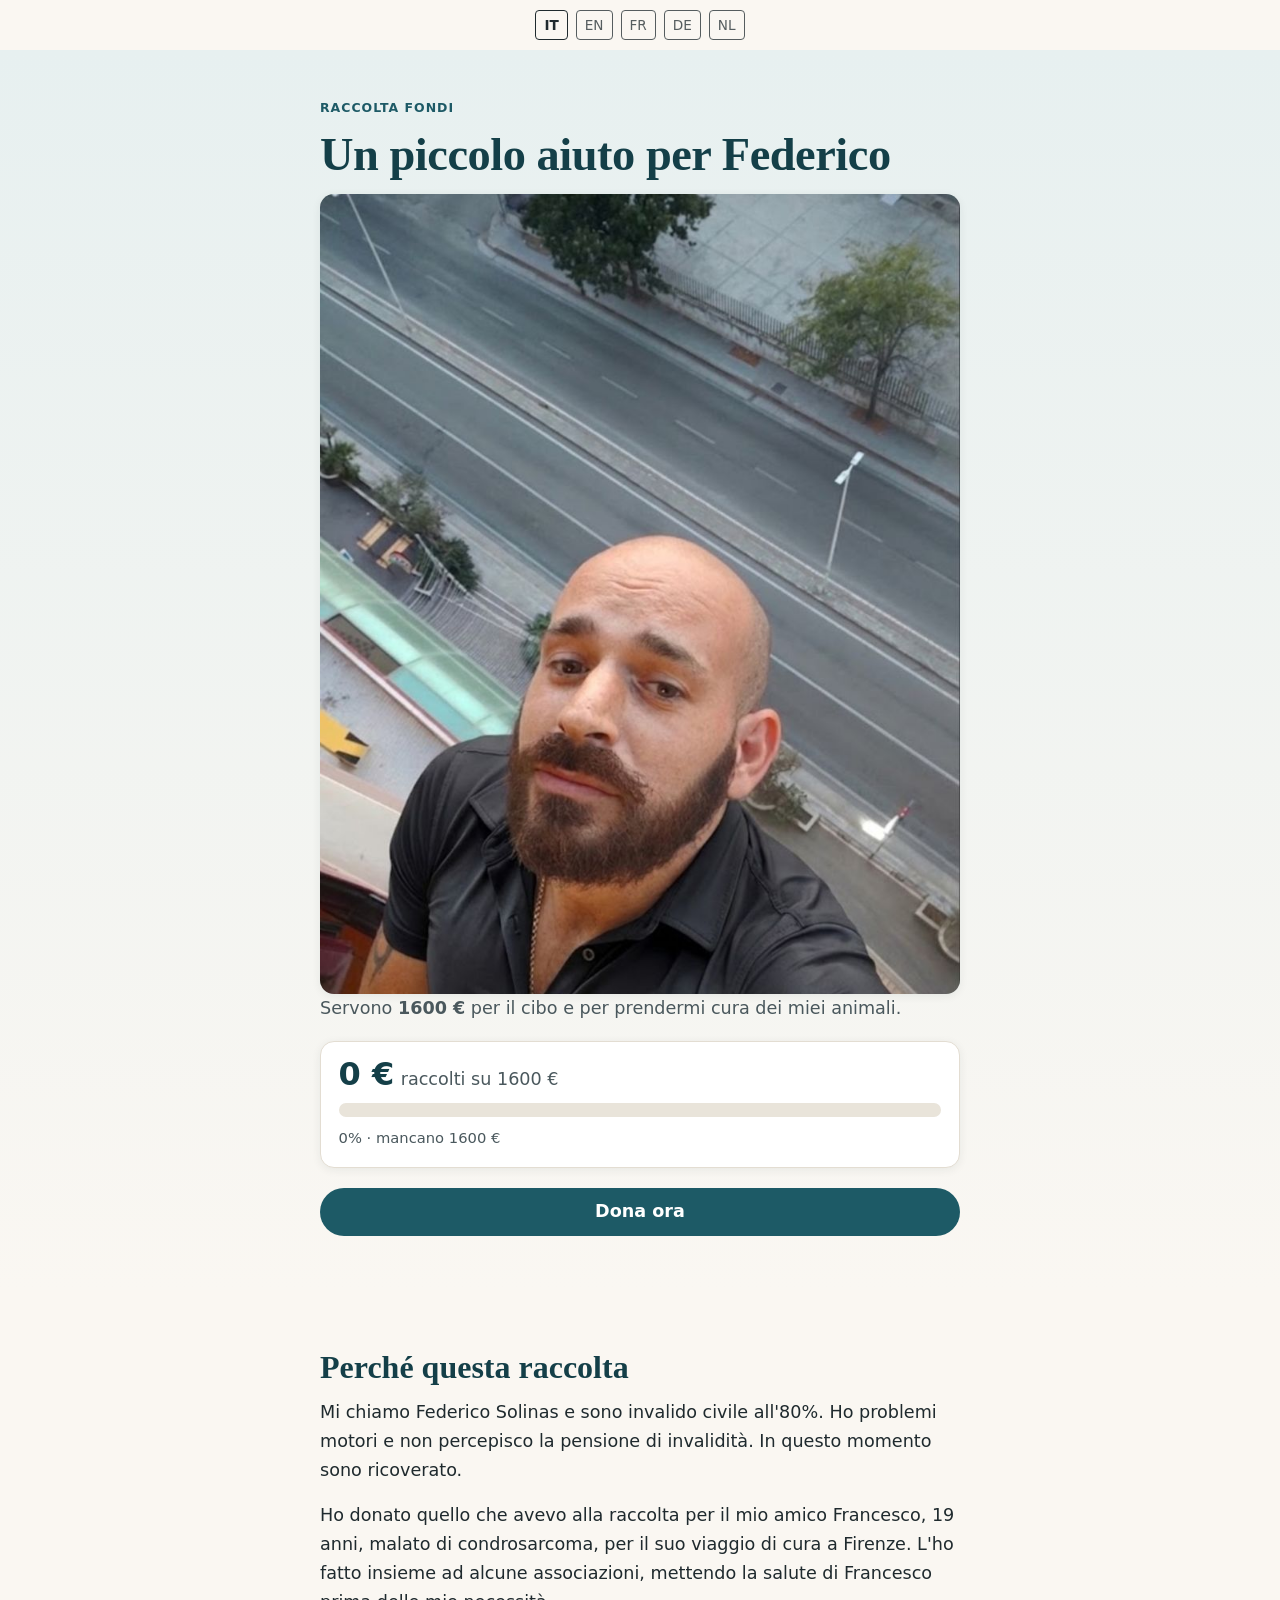
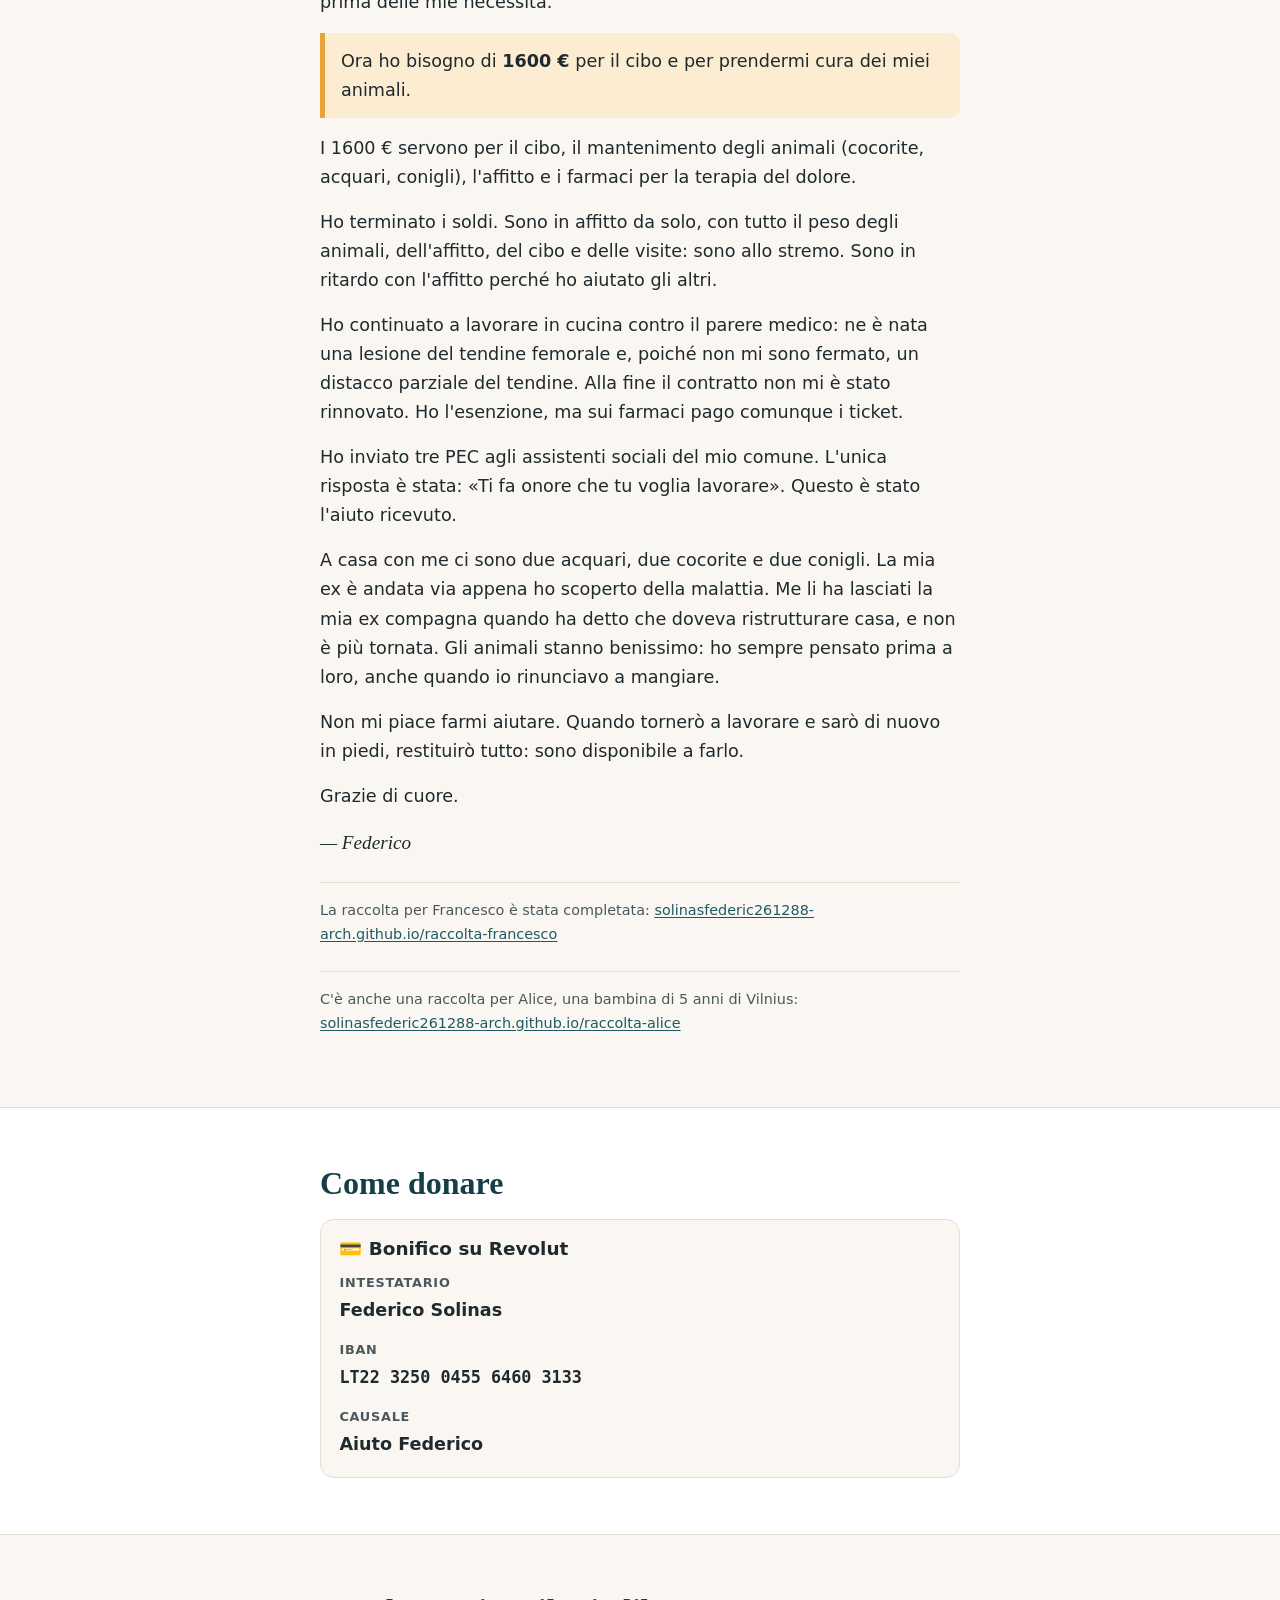
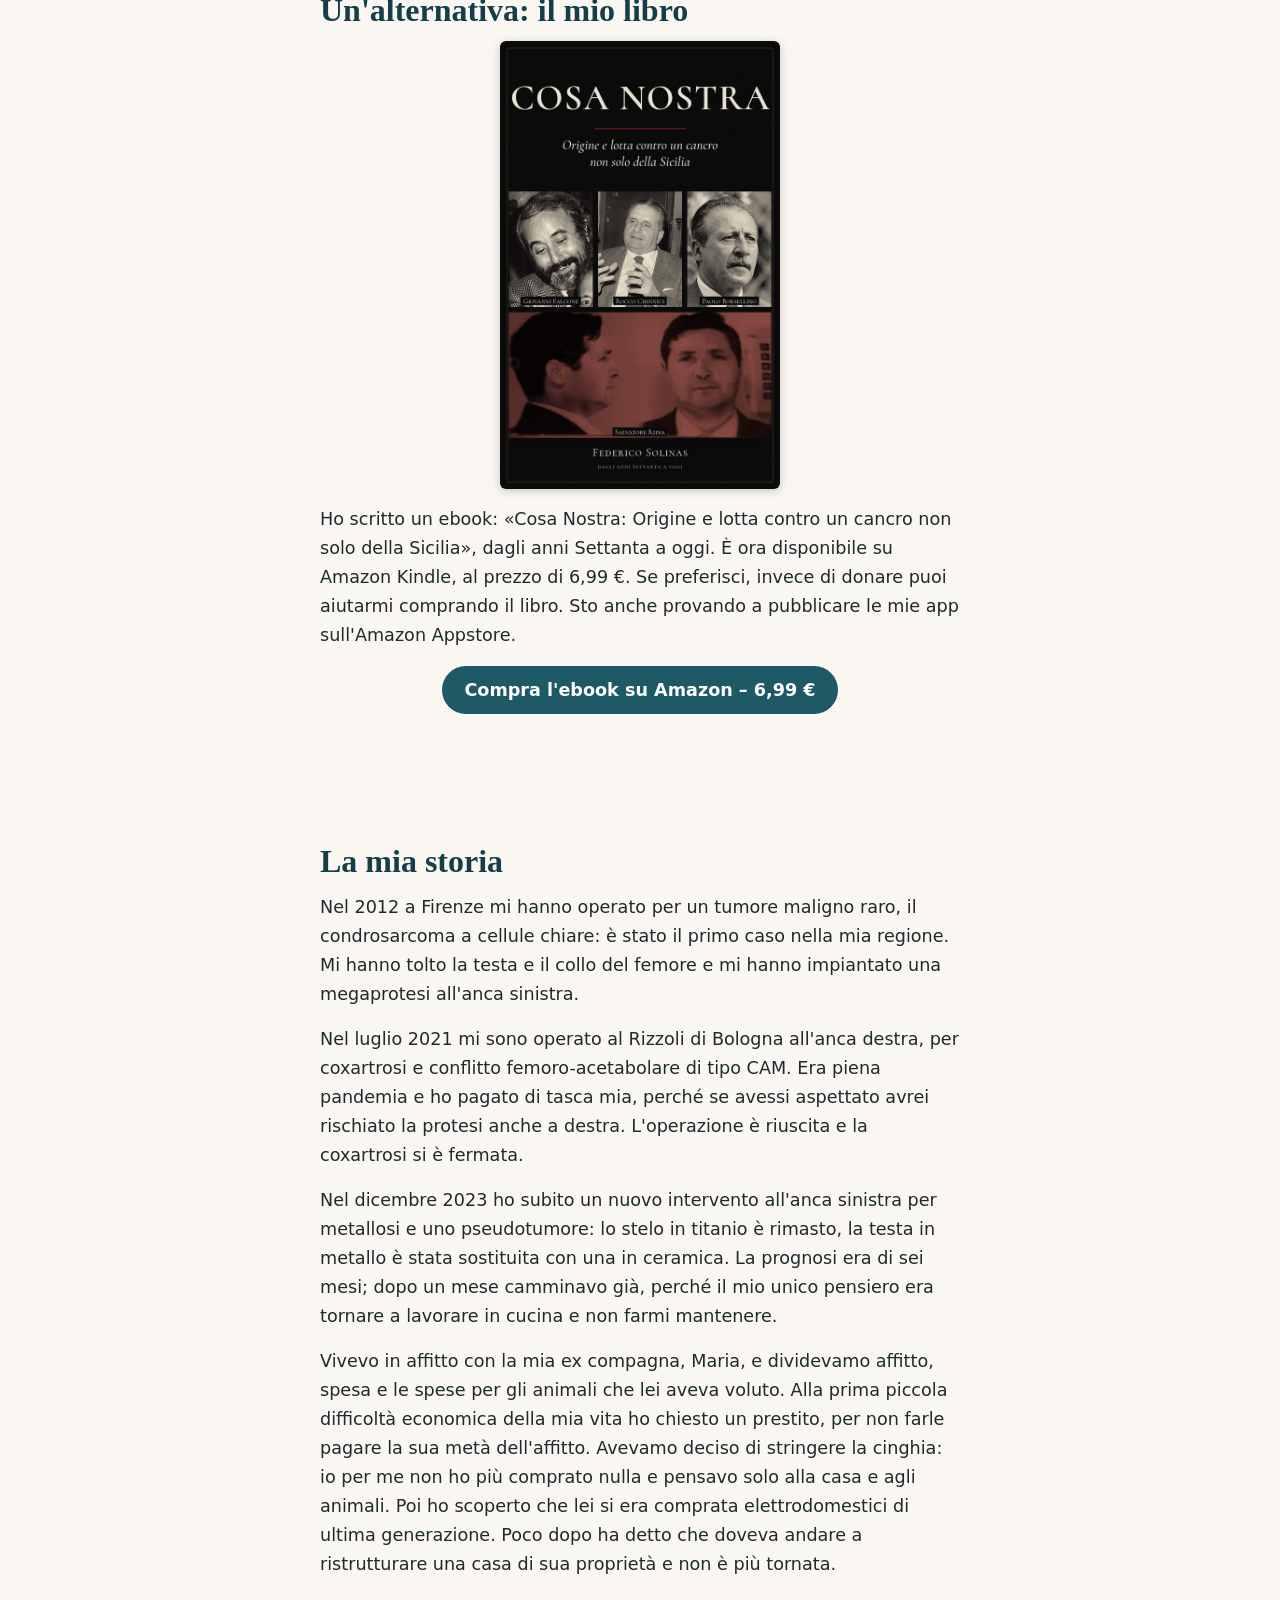
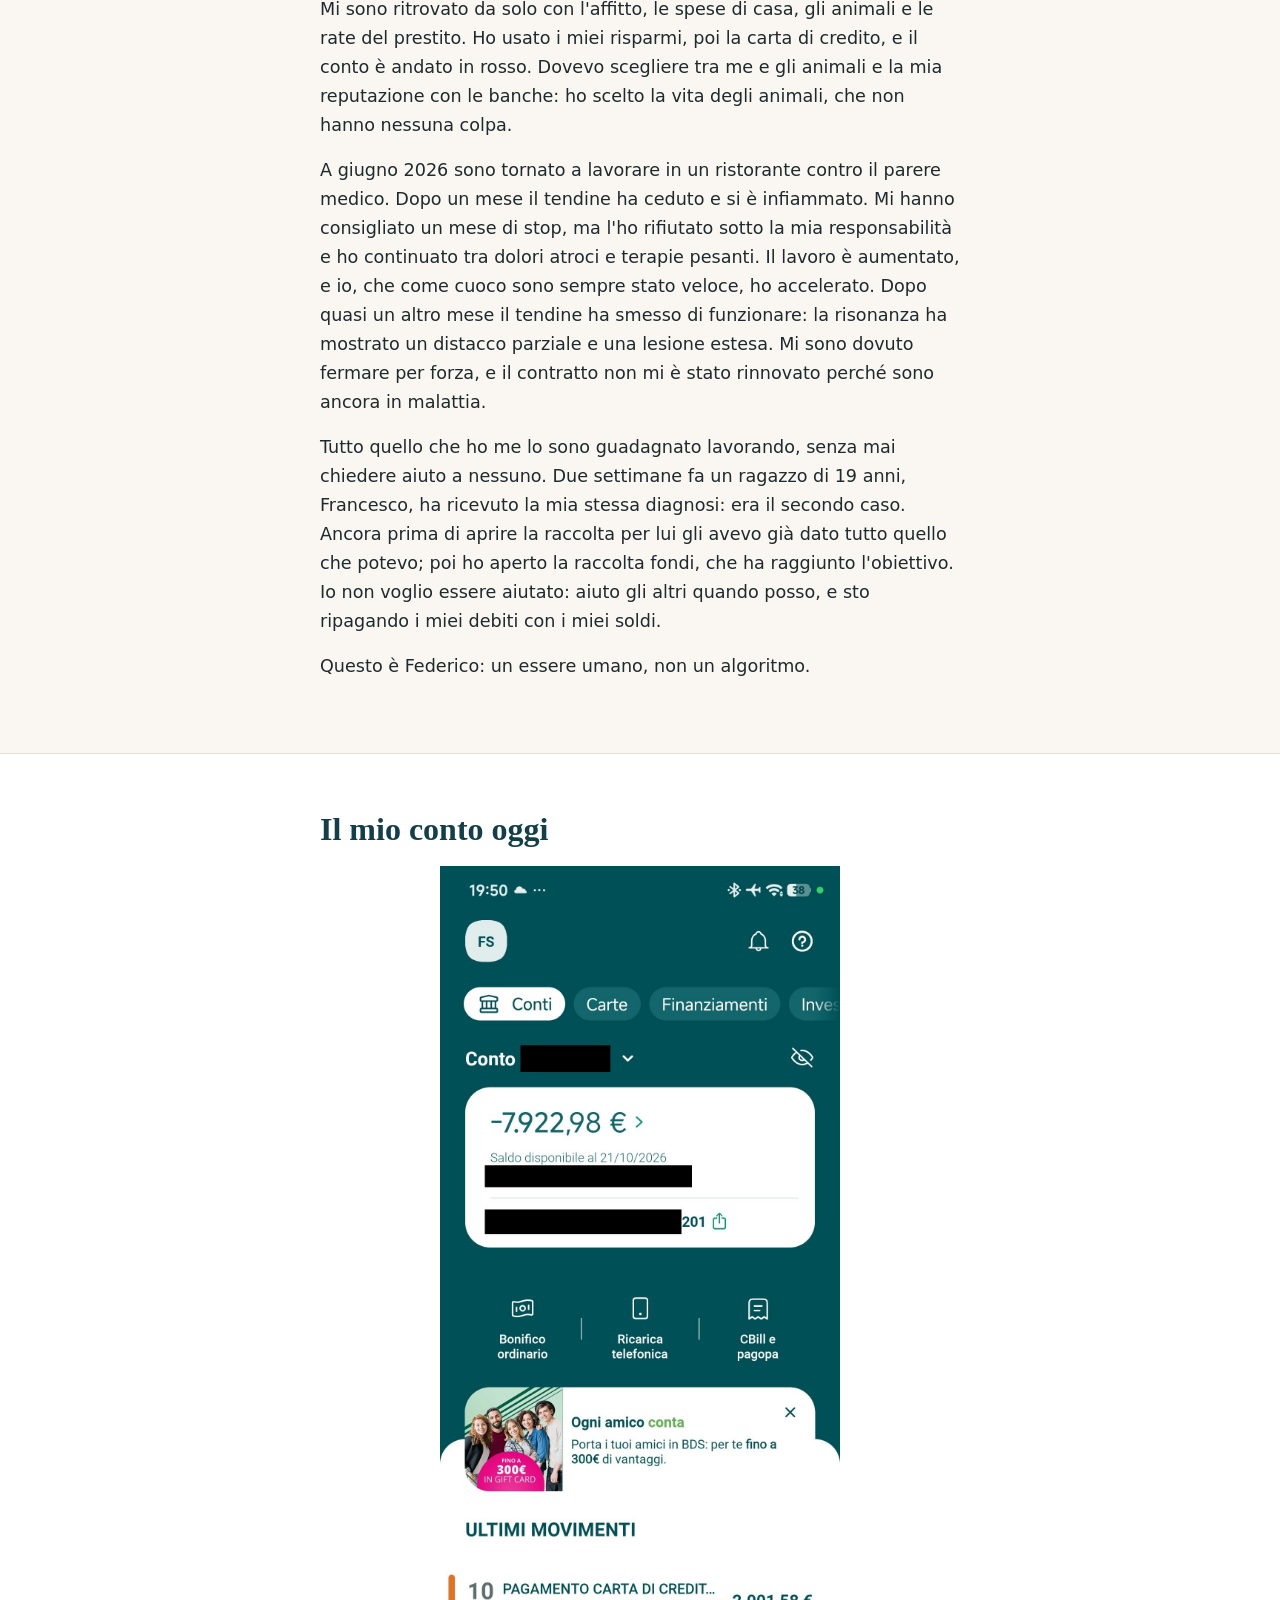
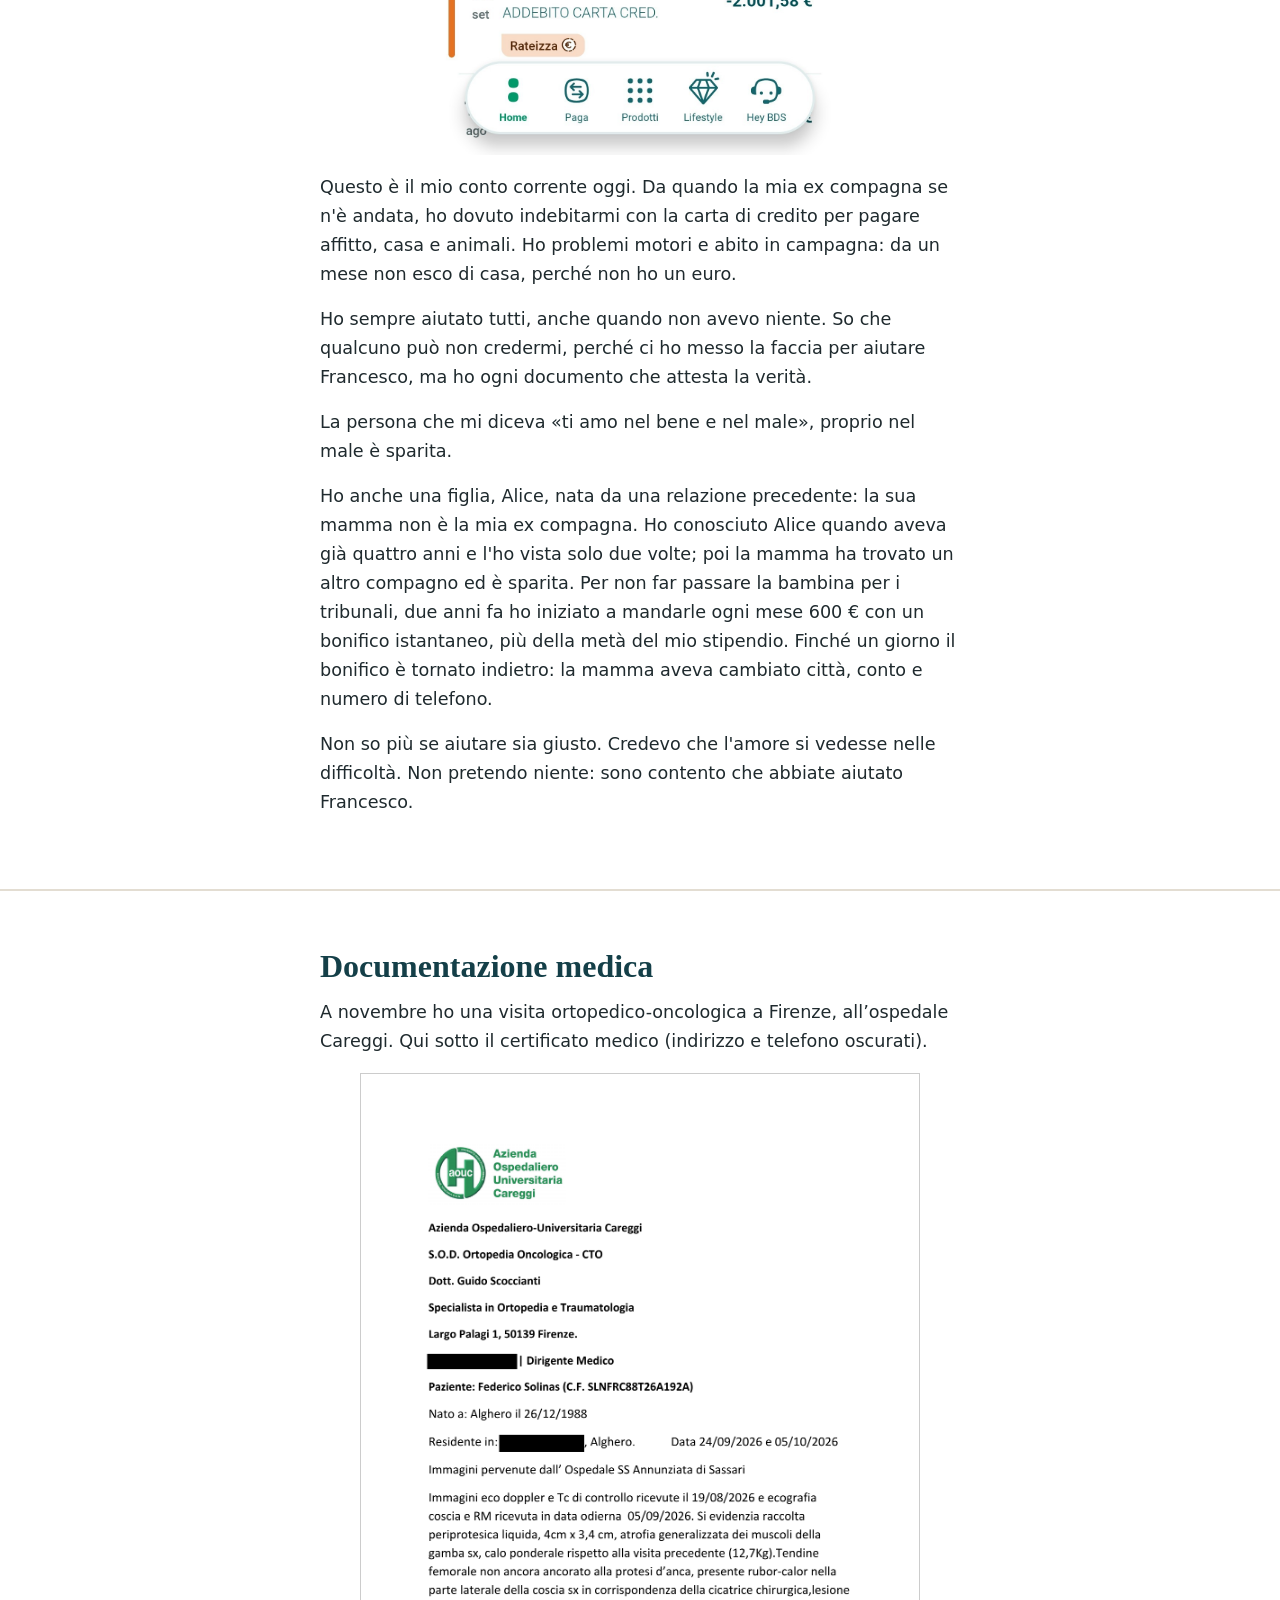
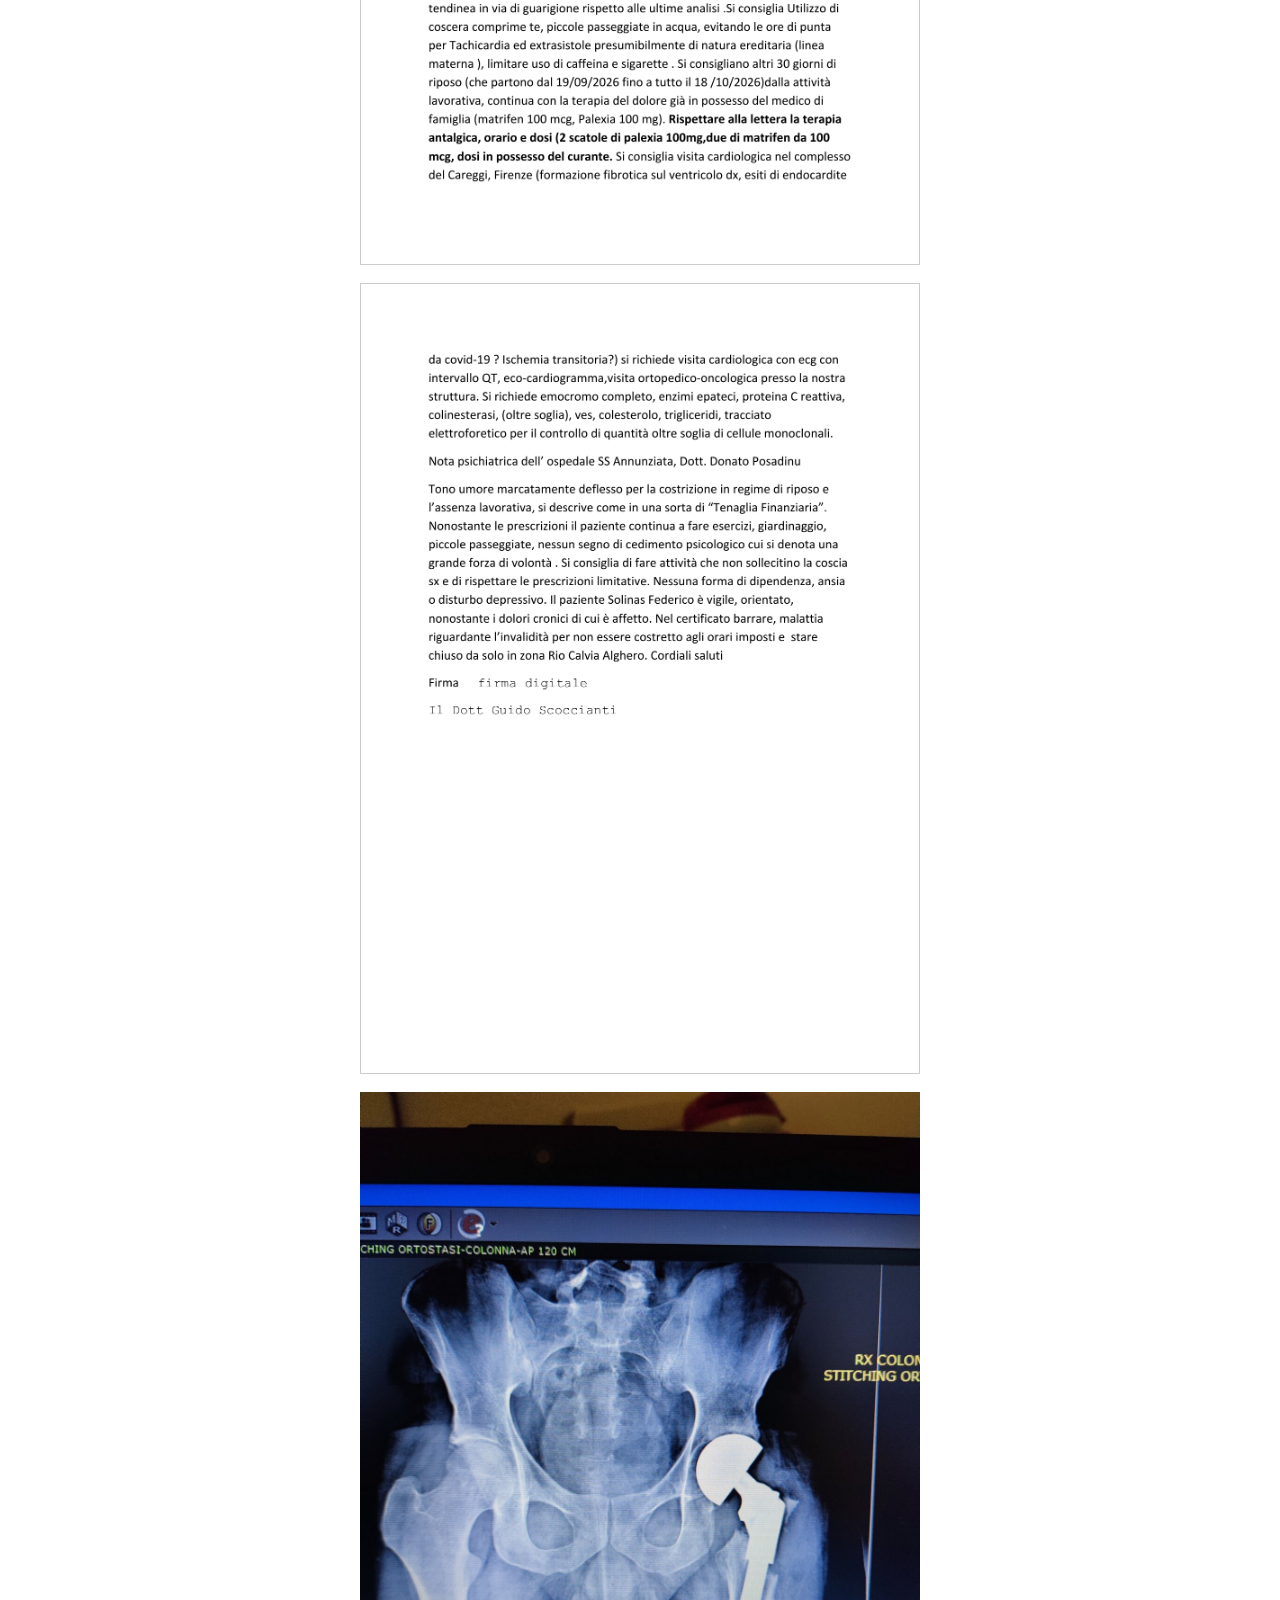
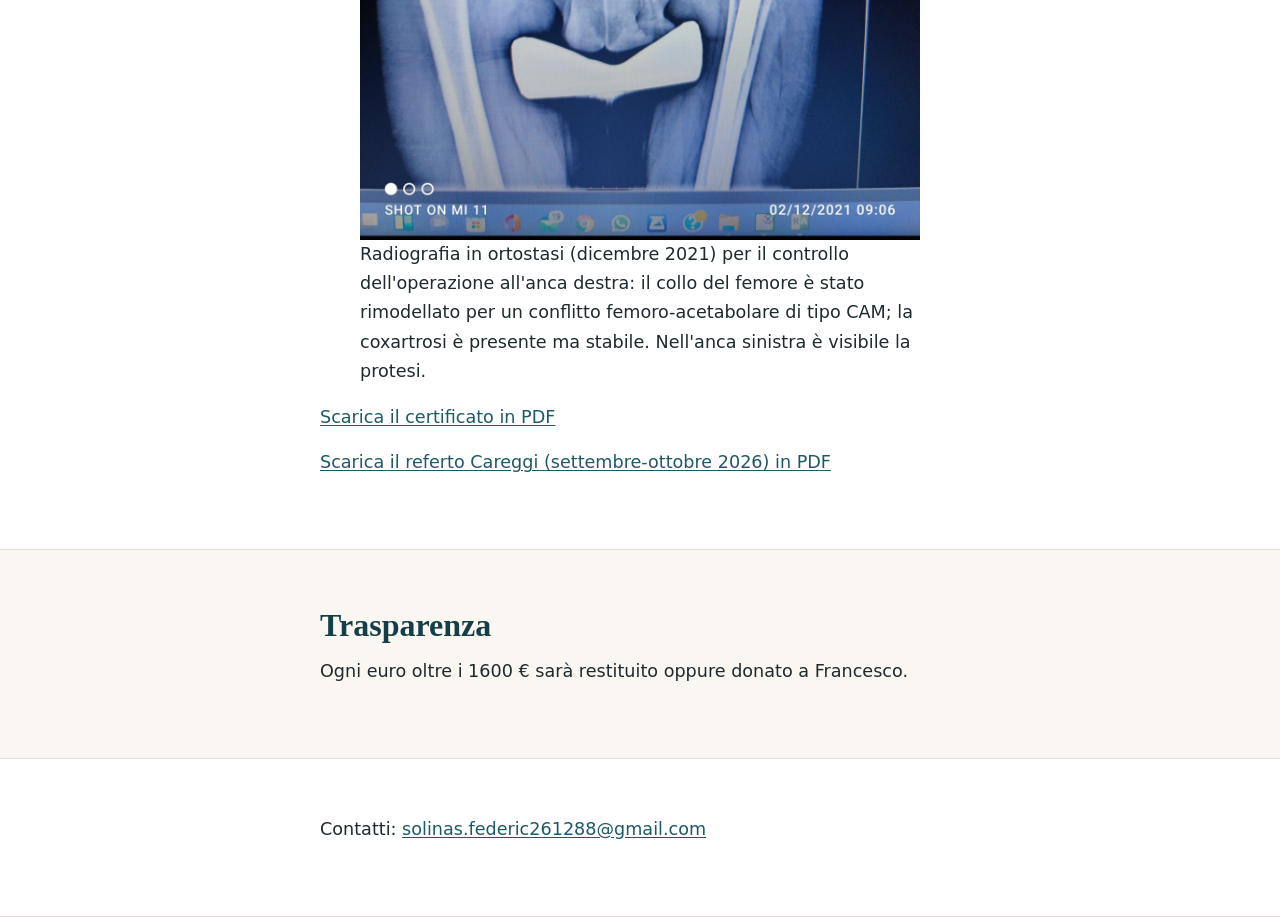
<file: index.html>
<!doctype html>
<html lang="it">
<head>
  <meta charset="utf-8">
  <meta name="viewport" content="width=device-width, initial-scale=1">
  <meta name="referrer" content="no-referrer">
  <title>Un piccolo aiuto per Federico</title>
  <meta name="description" content="Federico ha bisogno di 1600 € per il cibo e per prendersi cura dei suoi animali.">
  <meta name="theme-color" content="#1d5a66">
  <link rel="stylesheet" href="styles.css">
</head>
<body>
  <nav class="lingue" aria-label="Lingua / Language"><a href="index.html" hreflang="it" aria-current="page">IT</a> <a href="en.html" hreflang="en">EN</a> <a href="fr.html" hreflang="fr">FR</a> <a href="de.html" hreflang="de">DE</a> <a href="nl.html" hreflang="nl">NL</a></nav>
  <header class="hero">
    <div class="wrap stretto">
      <p class="eyebrow">Raccolta fondi</p>
      <h1>Un piccolo aiuto per Federico</h1>
      <figure class="foto">
        <img src="images/federico.jpg" width="800" height="1024" alt="Federico Solinas" fetchpriority="high">
      </figure>
      <p class="lead">Servono <strong>1600&nbsp;€</strong> per il cibo e per prendermi cura dei miei animali.</p>
      <div class="progresso">
        <p class="prog-cifre">
          <span class="prog-raccolto">0 €</span>
          <span class="prog-obiettivo">raccolti su 1600 €</span>
        </p>
        <div class="barra" role="progressbar" aria-valuemin="0" aria-valuemax="1600" aria-valuenow="0" aria-label="Euro raccolti">
          <div class="barra-riempimento" style="width:0%"></div>
        </div>
        <p class="prog-nota">0% · mancano 1600 €</p>
      </div>
      <div class="cta">
        <a class="btn btn-primario" href="#dona">Dona ora</a>
      </div>
    </div>
  </header>

  <main>
    <section id="storia" class="sezione">
      <div class="wrap stretto">
        <h2>Perché questa raccolta</h2>
        <p>Mi chiamo Federico Solinas e sono invalido civile all'80%. Ho problemi motori e non percepisco la pensione di invalidità. In questo momento sono ricoverato.</p>
        <p>Ho donato quello che avevo alla raccolta per il mio amico Francesco, 19 anni, malato di condrosarcoma, per il suo viaggio di cura a Firenze. L'ho fatto insieme ad alcune associazioni, mettendo la salute di Francesco prima delle mie necessità.</p>
        <p class="evidenza">Ora ho bisogno di <strong>1600&nbsp;€</strong> per il cibo e per prendermi cura dei miei animali.</p>
        <p>I 1600&nbsp;€ servono per il cibo, il mantenimento degli animali (cocorite, acquari, conigli), l'affitto e i farmaci per la terapia del dolore.</p>
        <p>Ho terminato i soldi. Sono in affitto da solo, con tutto il peso degli animali, dell'affitto, del cibo e delle visite: sono allo stremo. Sono in ritardo con l'affitto perché ho aiutato gli altri.</p>
        <p>Ho continuato a lavorare in cucina contro il parere medico: ne è nata una lesione del tendine femorale e, poiché non mi sono fermato, un distacco parziale del tendine. Alla fine il contratto non mi è stato rinnovato. Ho l'esenzione, ma sui farmaci pago comunque i ticket.</p>
        <p>Ho inviato tre PEC agli assistenti sociali del mio comune. L'unica risposta è stata: «Ti fa onore che tu voglia lavorare». Questo è stato l'aiuto ricevuto.</p>
        <p>A casa con me ci sono due acquari, due cocorite e due conigli. La mia ex è andata via appena ho scoperto della malattia. Me li ha lasciati la mia ex compagna quando ha detto che doveva ristrutturare casa, e non è più tornata. Gli animali stanno benissimo: ho sempre pensato prima a loro, anche quando io rinunciavo a mangiare.</p>
        <p>Non mi piace farmi aiutare. Quando tornerò a lavorare e sarò di nuovo in piedi, restituirò tutto: sono disponibile a farlo.</p>
        <p>Grazie di cuore.</p>
        <p class="firma">— Federico</p>
        <p class="nota-privacy">La raccolta per Francesco è stata completata: <a href="https://solinasfederic261288-arch.github.io/raccolta-francesco/">solinasfederic261288-arch.github.io/raccolta-francesco</a></p>
        <p class="nota-privacy">C'è anche una raccolta per Alice, una bambina di 5 anni di Vilnius: <a href="https://solinasfederic261288-arch.github.io/raccolta-alice/">solinasfederic261288-arch.github.io/raccolta-alice</a></p>
      </div>
    </section>

    <section id="dona" class="sezione sezione-chiara">
      <div class="wrap stretto">
        <h2>Come donare</h2>
        <div class="card">
          <h3><span aria-hidden="true">💳</span> Bonifico su Revolut</h3>
          <dl class="dati">
            <div><dt>Intestatario</dt><dd>Federico Solinas</dd></div>
            <div><dt>IBAN</dt><dd><span class="iban">LT22 3250 0455 6460 3133</span></dd></div>
            <div><dt>Causale</dt><dd>Aiuto Federico</dd></div>
          </dl>
        </div>
      </div>
    </section>

    <section id="libro" class="sezione">
      <div class="wrap stretto">
        <h2>Un'alternativa: il mio libro</h2>
        <img src="documenti/copertina-cosa-nostra.jpg" alt="Copertina del libro «Cosa Nostra: Origine e lotta contro un cancro non solo della Sicilia»" width="280" loading="lazy" style="display:block;max-width:280px;width:100%;height:auto;margin:0 auto 1rem;border-radius:6px;box-shadow:0 2px 10px rgba(0,0,0,.2)">
        <p>Ho scritto un ebook: «Cosa Nostra: Origine e lotta contro un cancro non solo della Sicilia», dagli anni Settanta a oggi. È ora disponibile su Amazon Kindle, al prezzo di 6,99 €. Se preferisci, invece di donare puoi aiutarmi comprando il libro. Sto anche provando a pubblicare le mie app sull'Amazon Appstore.</p>
        <p style="text-align:center"><a class="btn btn-primario" href="https://www.amazon.it/dp/B0HP4M773D" target="_blank" rel="noopener">Compra l'ebook su Amazon – 6,99 €</a></p>
      </div>
    </section>

    <section id="mia-storia" class="sezione">
      <div class="wrap stretto">
        <h2>La mia storia</h2>
        <p>Nel 2012 a Firenze mi hanno operato per un tumore maligno raro, il condrosarcoma a cellule chiare: è stato il primo caso nella mia regione. Mi hanno tolto la testa e il collo del femore e mi hanno impiantato una megaprotesi all'anca sinistra.</p>
        <p>Nel luglio 2021 mi sono operato al Rizzoli di Bologna all'anca destra, per coxartrosi e conflitto femoro-acetabolare di tipo CAM. Era piena pandemia e ho pagato di tasca mia, perché se avessi aspettato avrei rischiato la protesi anche a destra. L'operazione è riuscita e la coxartrosi si è fermata.</p>
        <p>Nel dicembre 2023 ho subito un nuovo intervento all'anca sinistra per metallosi e uno pseudotumore: lo stelo in titanio è rimasto, la testa in metallo è stata sostituita con una in ceramica. La prognosi era di sei mesi; dopo un mese camminavo già, perché il mio unico pensiero era tornare a lavorare in cucina e non farmi mantenere.</p>
        <p>Vivevo in affitto con la mia ex compagna, Maria, e dividevamo affitto, spesa e le spese per gli animali che lei aveva voluto. Alla prima piccola difficoltà economica della mia vita ho chiesto un prestito, per non farle pagare la sua metà dell'affitto. Avevamo deciso di stringere la cinghia: io per me non ho più comprato nulla e pensavo solo alla casa e agli animali. Poi ho scoperto che lei si era comprata elettrodomestici di ultima generazione. Poco dopo ha detto che doveva andare a ristrutturare una casa di sua proprietà e non è più tornata.</p>
        <p>Mi sono ritrovato da solo con l'affitto, le spese di casa, gli animali e le rate del prestito. Ho usato i miei risparmi, poi la carta di credito, e il conto è andato in rosso. Dovevo scegliere tra me e gli animali e la mia reputazione con le banche: ho scelto la vita degli animali, che non hanno nessuna colpa.</p>
        <p>A giugno 2026 sono tornato a lavorare in un ristorante contro il parere medico. Dopo un mese il tendine ha ceduto e si è infiammato. Mi hanno consigliato un mese di stop, ma l'ho rifiutato sotto la mia responsabilità e ho continuato tra dolori atroci e terapie pesanti. Il lavoro è aumentato, e io, che come cuoco sono sempre stato veloce, ho accelerato. Dopo quasi un altro mese il tendine ha smesso di funzionare: la risonanza ha mostrato un distacco parziale e una lesione estesa. Mi sono dovuto fermare per forza, e il contratto non mi è stato rinnovato perché sono ancora in malattia.</p>
        <p>Tutto quello che ho me lo sono guadagnato lavorando, senza mai chiedere aiuto a nessuno. Due settimane fa un ragazzo di 19 anni, Francesco, ha ricevuto la mia stessa diagnosi: era il secondo caso. Ancora prima di aprire la raccolta per lui gli avevo già dato tutto quello che potevo; poi ho aperto la raccolta fondi, che ha raggiunto l'obiettivo. Io non voglio essere aiutato: aiuto gli altri quando posso, e sto ripagando i miei debiti con i miei soldi.</p>
        <p>Questo è Federico: un essere umano, non un algoritmo.</p>
      </div>
    </section>

    <section id="conto" class="sezione sezione-chiara">
      <div class="wrap stretto">
        <h2>Il mio conto oggi</h2>
        <figure class="documento"><img src="documenti/estratto-conto.jpg" width="1080" height="2400" alt="Il mio conto corrente oggi (dati personali oscurati)" loading="lazy" style="width:100%;max-width:400px;height:auto;display:block;margin:0 auto"></figure>
        <p>Questo è il mio conto corrente oggi. Da quando la mia ex compagna se n'è andata, ho dovuto indebitarmi con la carta di credito per pagare affitto, casa e animali. Ho problemi motori e abito in campagna: da un mese non esco di casa, perché non ho un euro.</p>
        <p>Ho sempre aiutato tutti, anche quando non avevo niente. So che qualcuno può non credermi, perché ci ho messo la faccia per aiutare Francesco, ma ho ogni documento che attesta la verità.</p>
        <p>La persona che mi diceva «ti amo nel bene e nel male», proprio nel male è sparita.</p>
        <p>Ho anche una figlia, Alice, nata da una relazione precedente: la sua mamma non è la mia ex compagna. Ho conosciuto Alice quando aveva già quattro anni e l'ho vista solo due volte; poi la mamma ha trovato un altro compagno ed è sparita. Per non far passare la bambina per i tribunali, due anni fa ho iniziato a mandarle ogni mese 600 € con un bonifico istantaneo, più della metà del mio stipendio. Finché un giorno il bonifico è tornato indietro: la mamma aveva cambiato città, conto e numero di telefono.</p>
        <p>Non so più se aiutare sia giusto. Credevo che l'amore si vedesse nelle difficoltà. Non pretendo niente: sono contento che abbiate aiutato Francesco.</p>
      </div>
    </section>

    <section id="documenti" class="sezione sezione-chiara">
      <div class="wrap stretto">
        <h2>Documentazione medica</h2>
        <p>A novembre ho una visita ortopedico-oncologica a Firenze, all’ospedale Careggi. Qui sotto il certificato medico (indirizzo e telefono oscurati).</p>
        <figure class="documento"><img src="documenti/certificato-pagina-1.png" width="1240" height="1754" alt="Certificato medico, pagina 1" loading="lazy" style="width:100%;height:auto;border:1px solid #ccc"></figure>
        <figure class="documento"><img src="documenti/certificato-pagina-2.png" width="1240" height="1754" alt="Certificato medico, pagina 2" loading="lazy" style="width:100%;height:auto;border:1px solid #ccc"></figure>
        <figure class="documento"><img src="documenti/radiografia-anca.jpg" width="1200" height="1604" alt="Radiografia in ortostasi (dicembre 2021) per il controllo dell'operazione all'anca destra: il collo del femore è stato rimodellato per un conflitto femoro-acetabolare di tipo CAM; la coxartrosi è presente ma stabile. Nell'anca sinistra è visibile la protesi." loading="lazy" style="width:100%;height:auto"><figcaption>Radiografia in ortostasi (dicembre 2021) per il controllo dell'operazione all'anca destra: il collo del femore è stato rimodellato per un conflitto femoro-acetabolare di tipo CAM; la coxartrosi è presente ma stabile. Nell'anca sinistra è visibile la protesi.</figcaption></figure>
        <p><a href="documenti/certificato-medico.pdf">Scarica il certificato in PDF</a></p>
        <p><a href="documenti/referto-careggi-2026.pdf">Scarica il referto Careggi (settembre-ottobre 2026) in PDF</a></p>
      </div>
    </section>

    <section id="trasparenza" class="sezione">
      <div class="wrap stretto">
        <h2>Trasparenza</h2>
        <p>Ogni euro oltre i 1600&nbsp;€ sarà restituito oppure donato a Francesco.</p>
      </div>
    </section>
  </main>

  <footer class="sezione sezione-chiara">
    <div class="wrap stretto">
      <p>Contatti: <a href="mailto:solinas.federic261288@gmail.com">solinas.federic261288@gmail.com</a></p>
    </div>
  </footer>
</body>
</html>
</file>
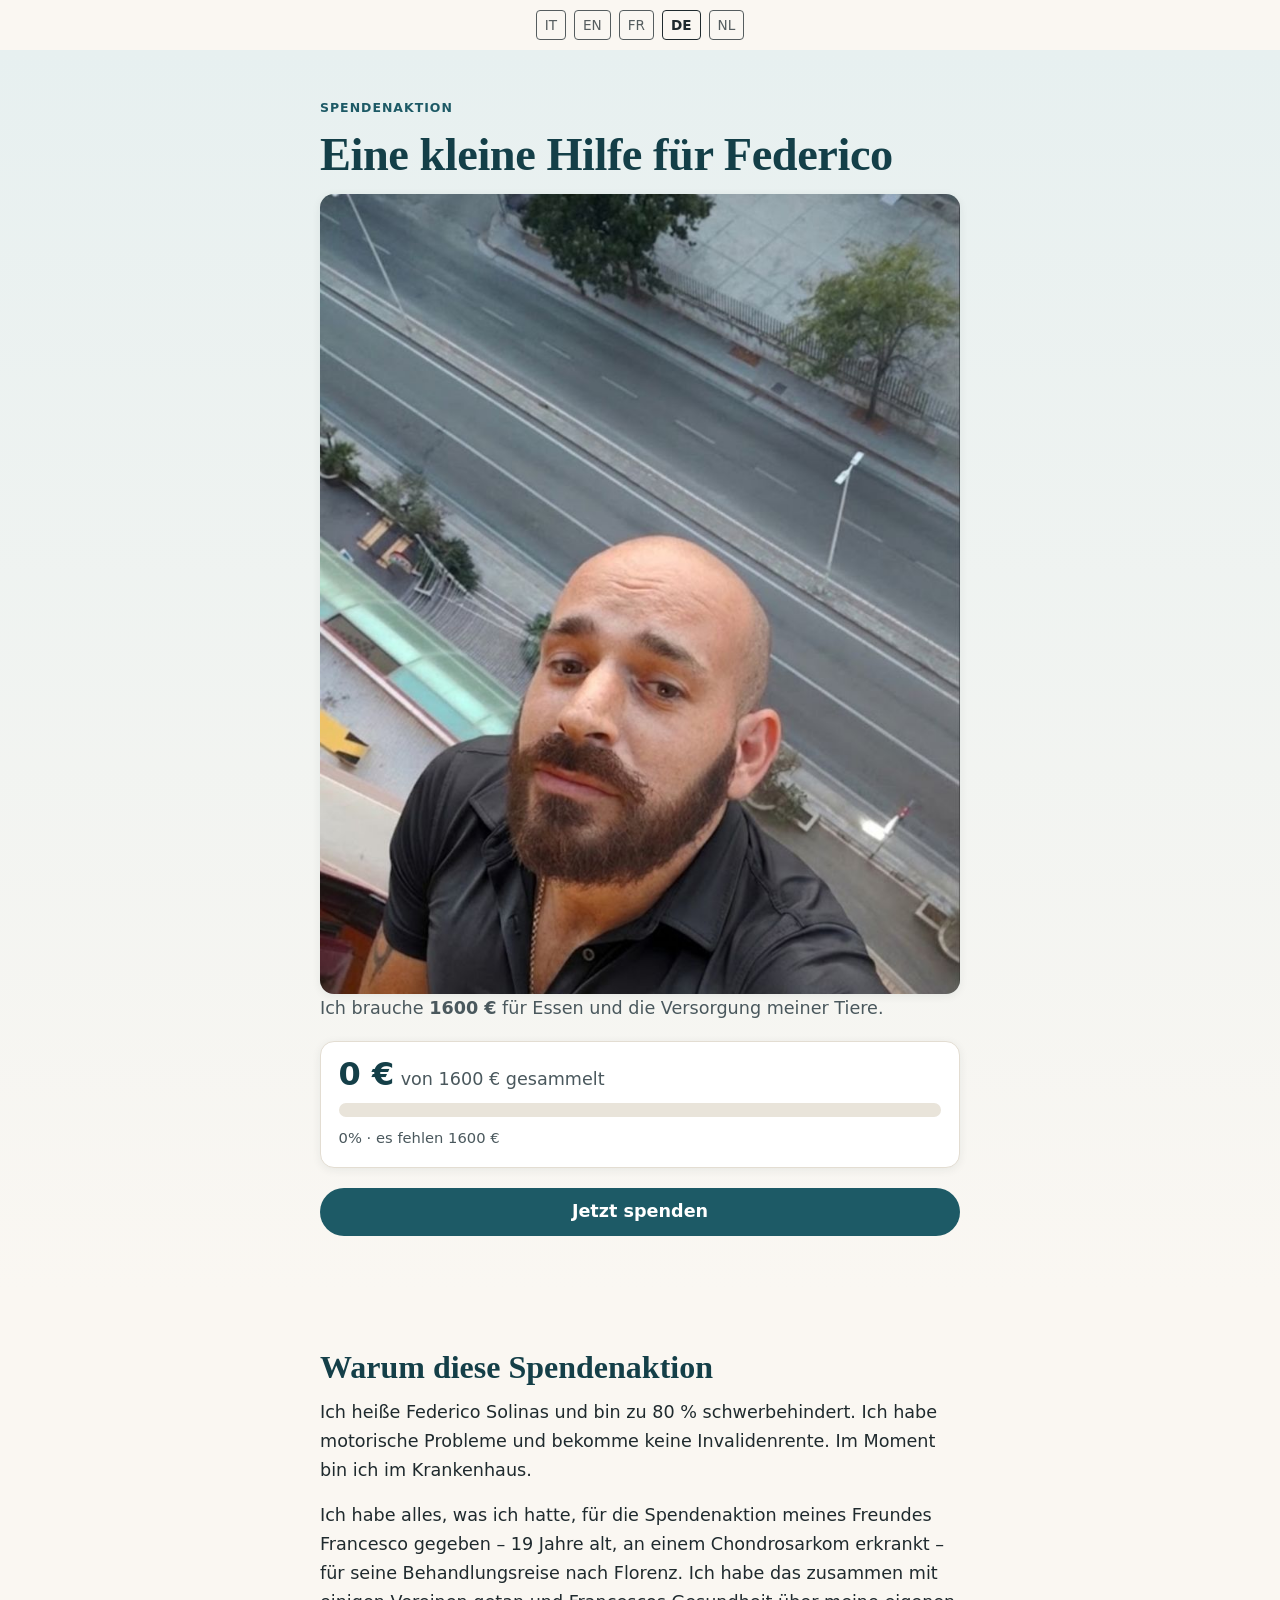
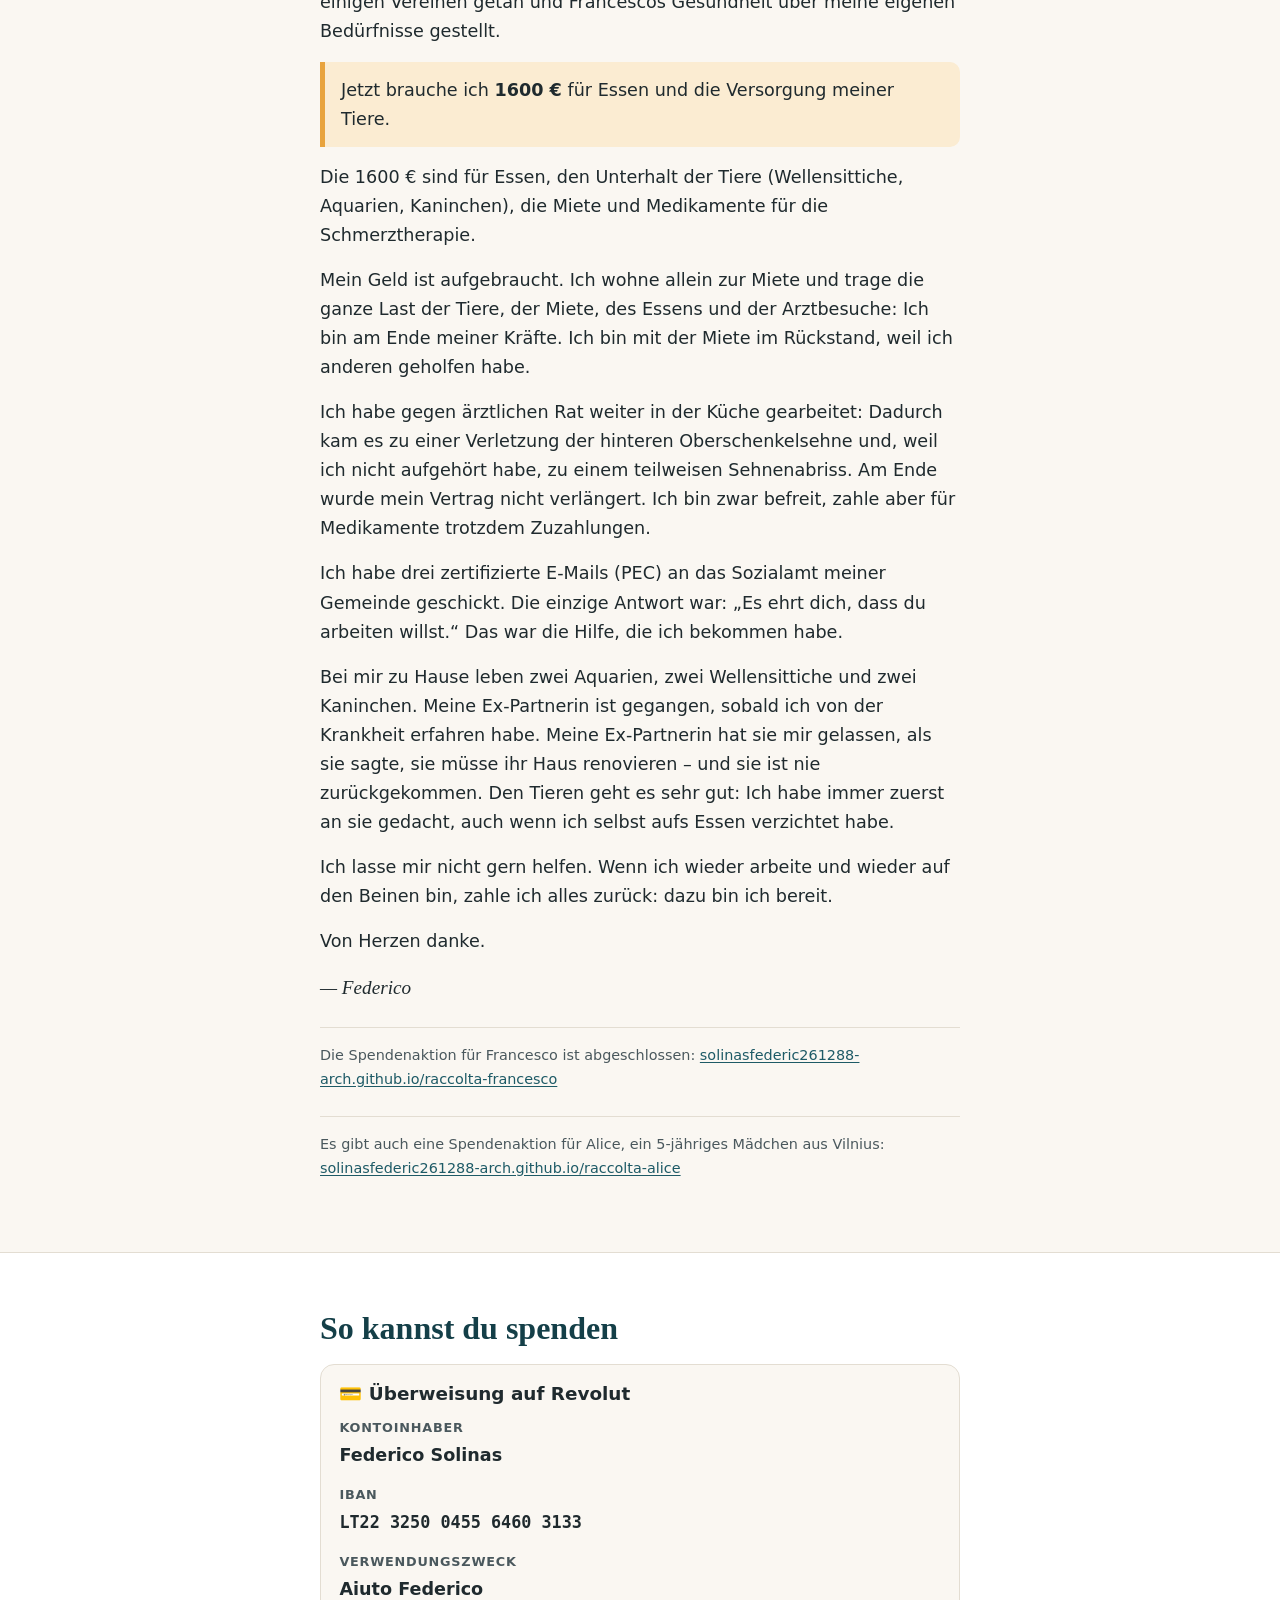
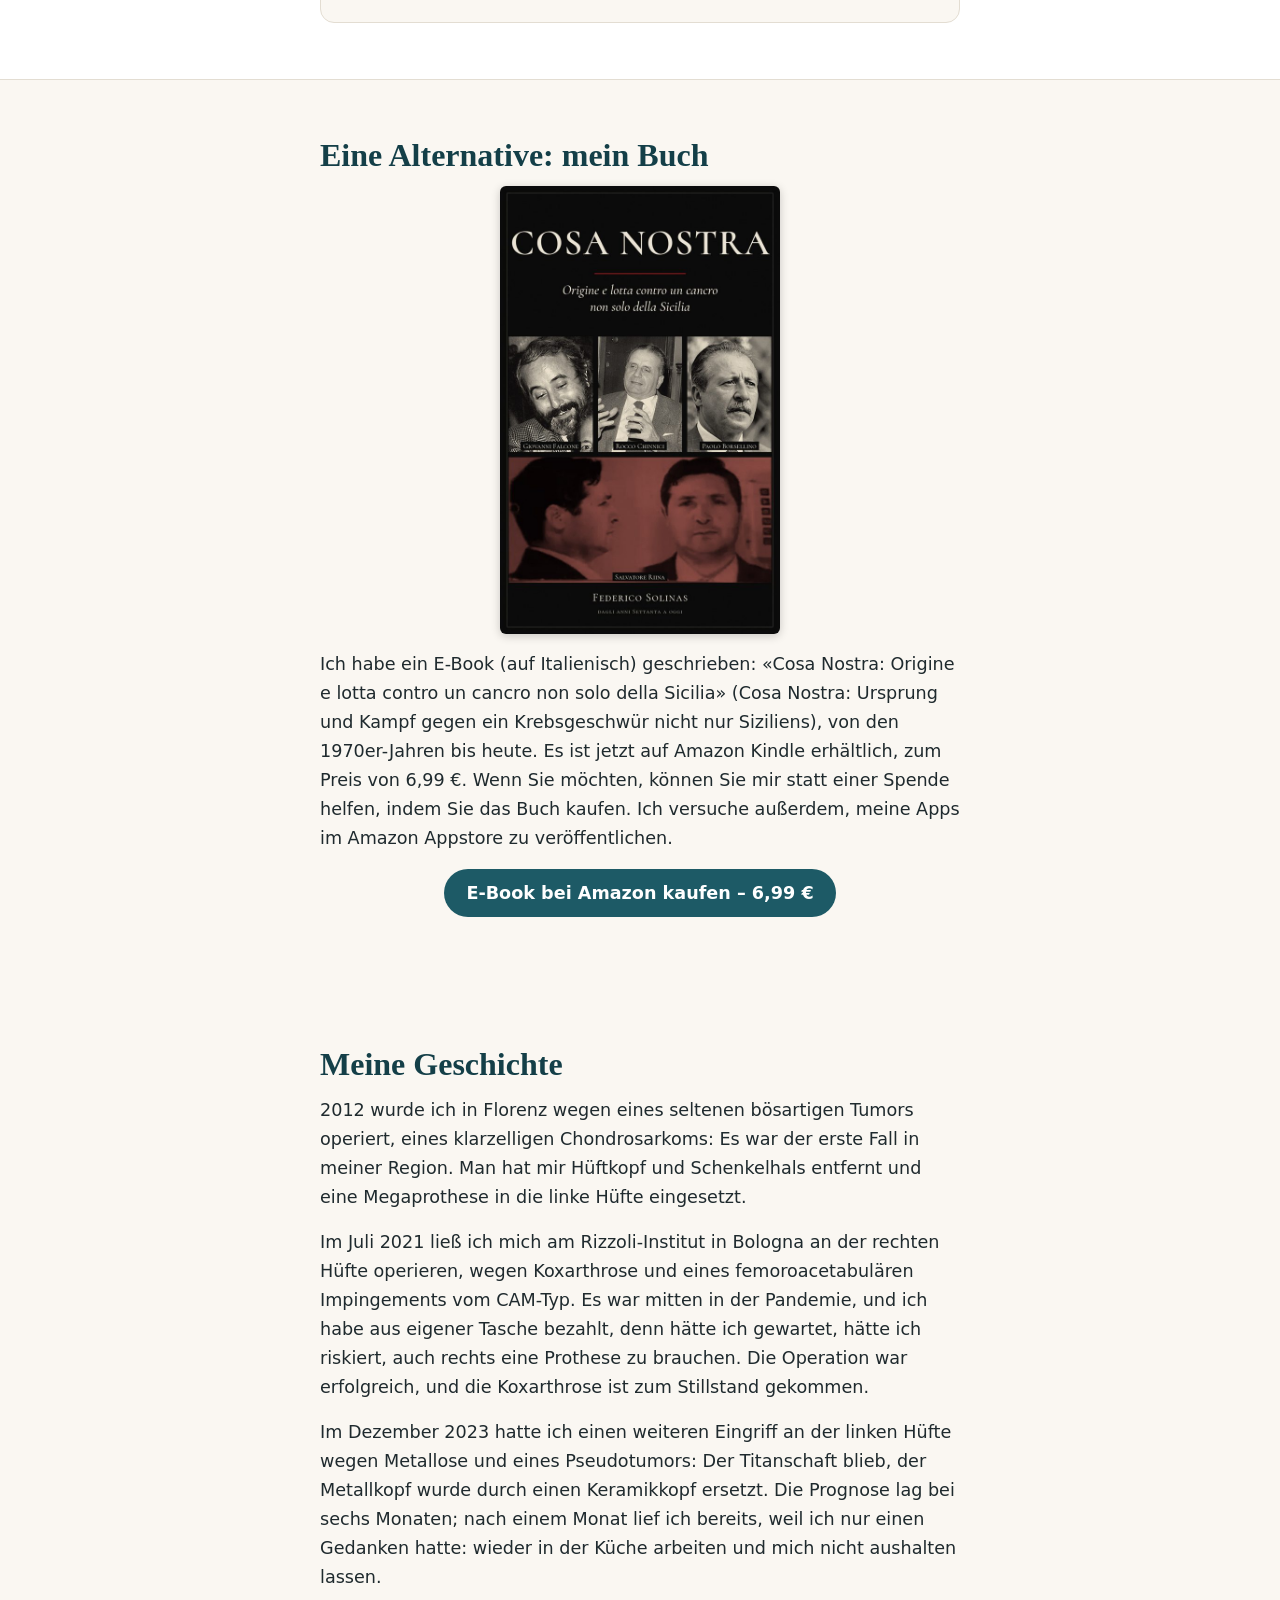
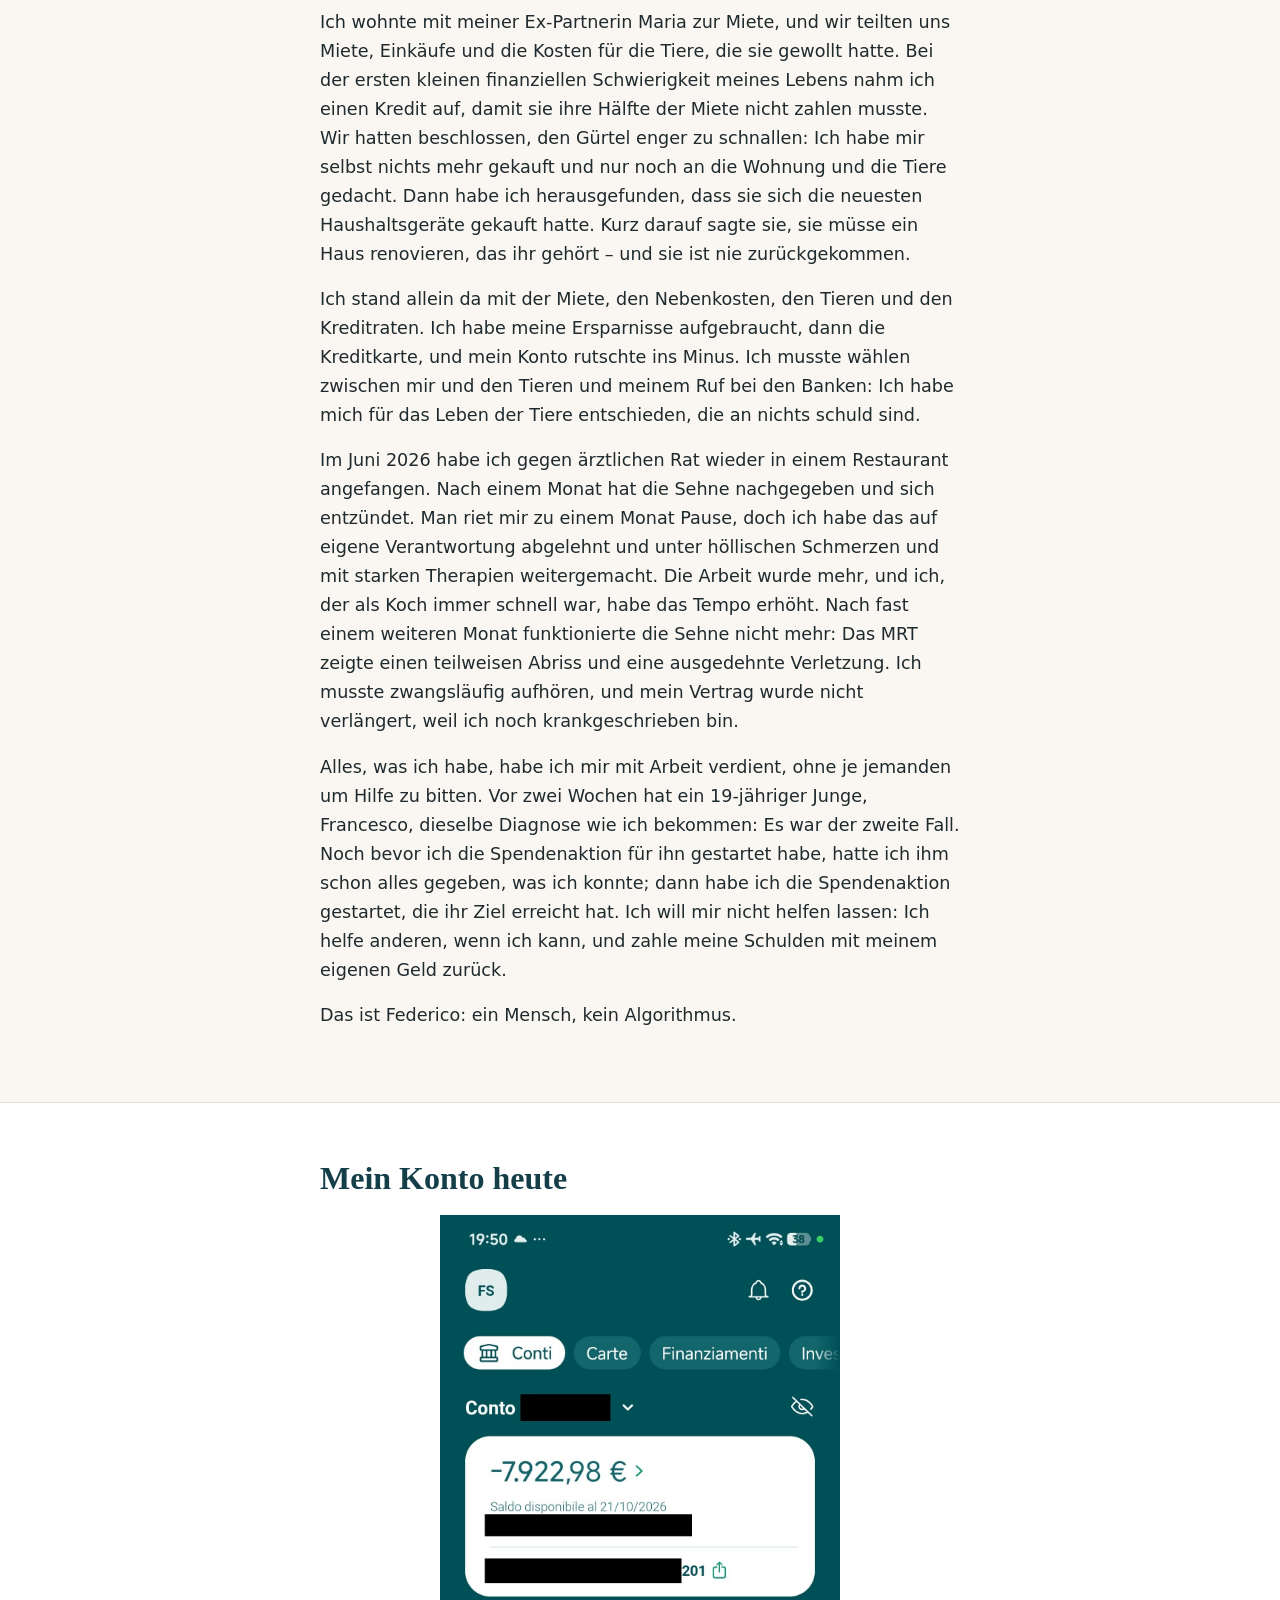
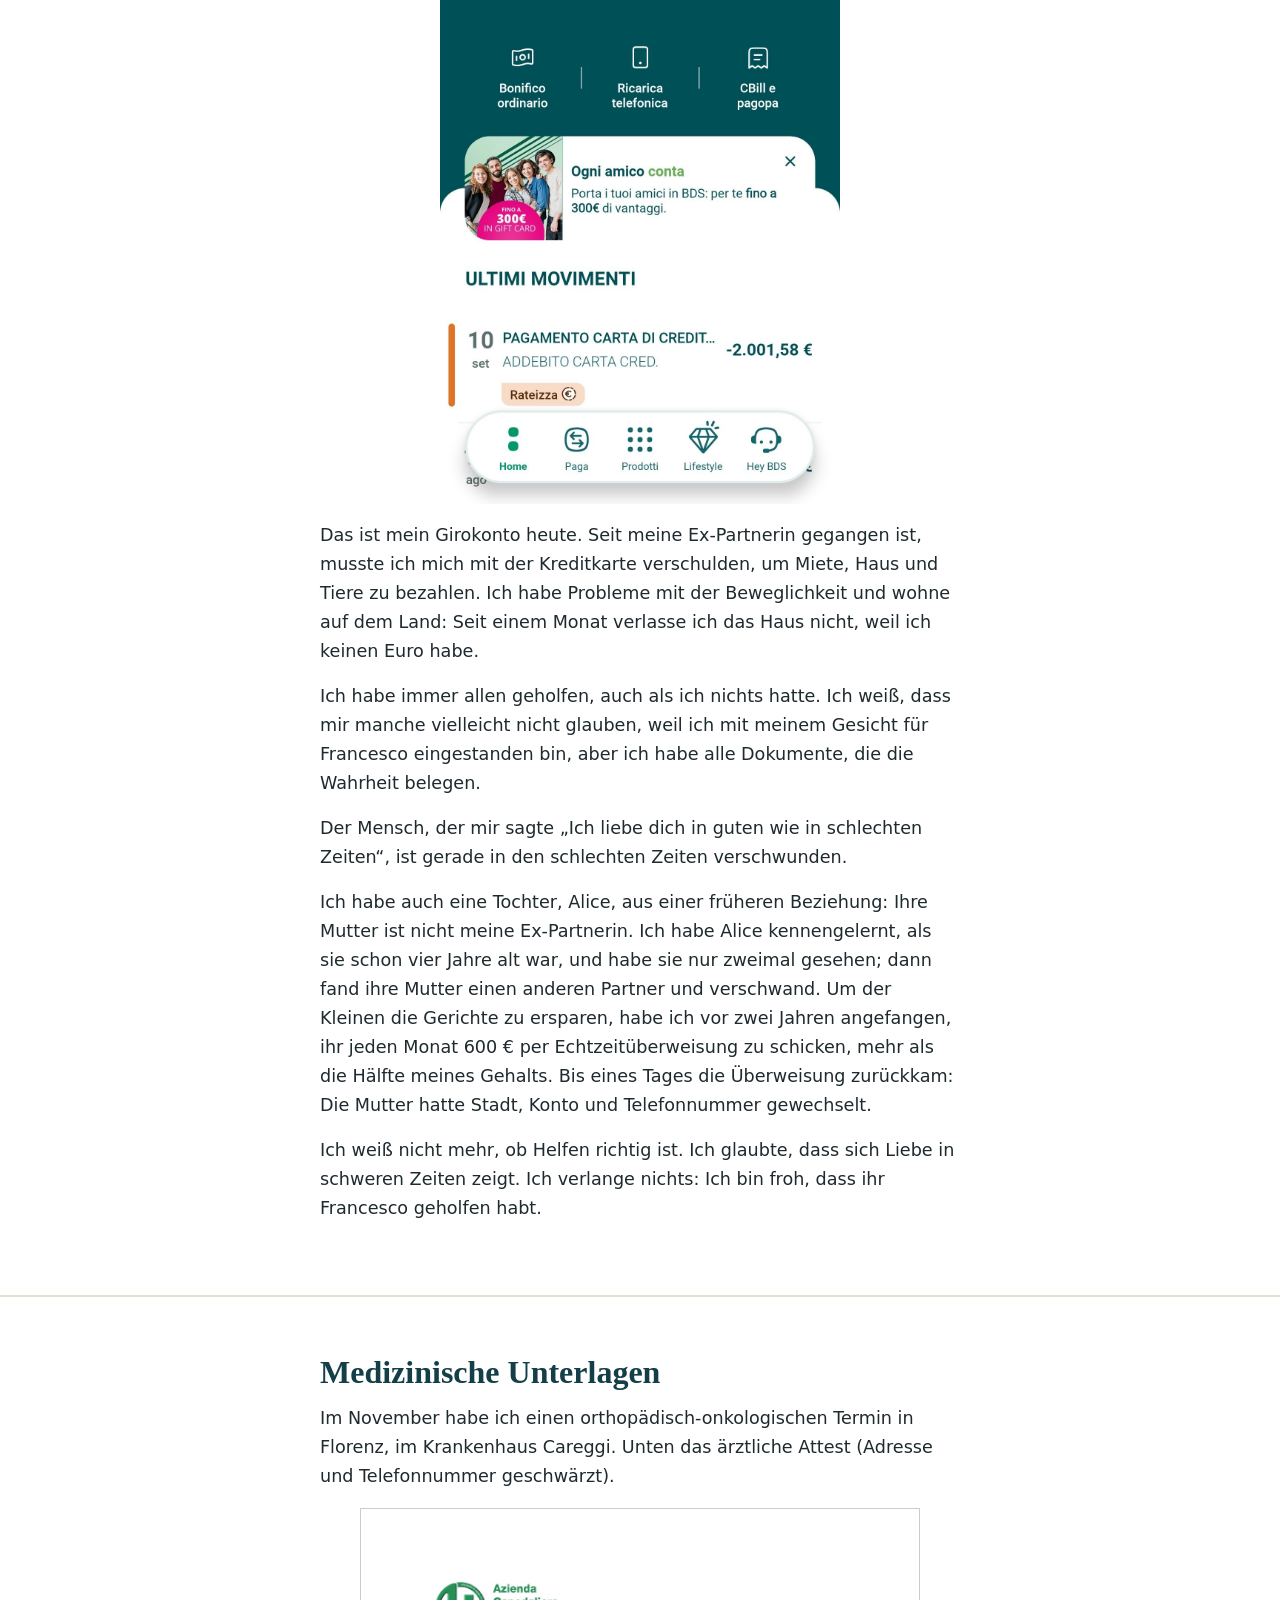
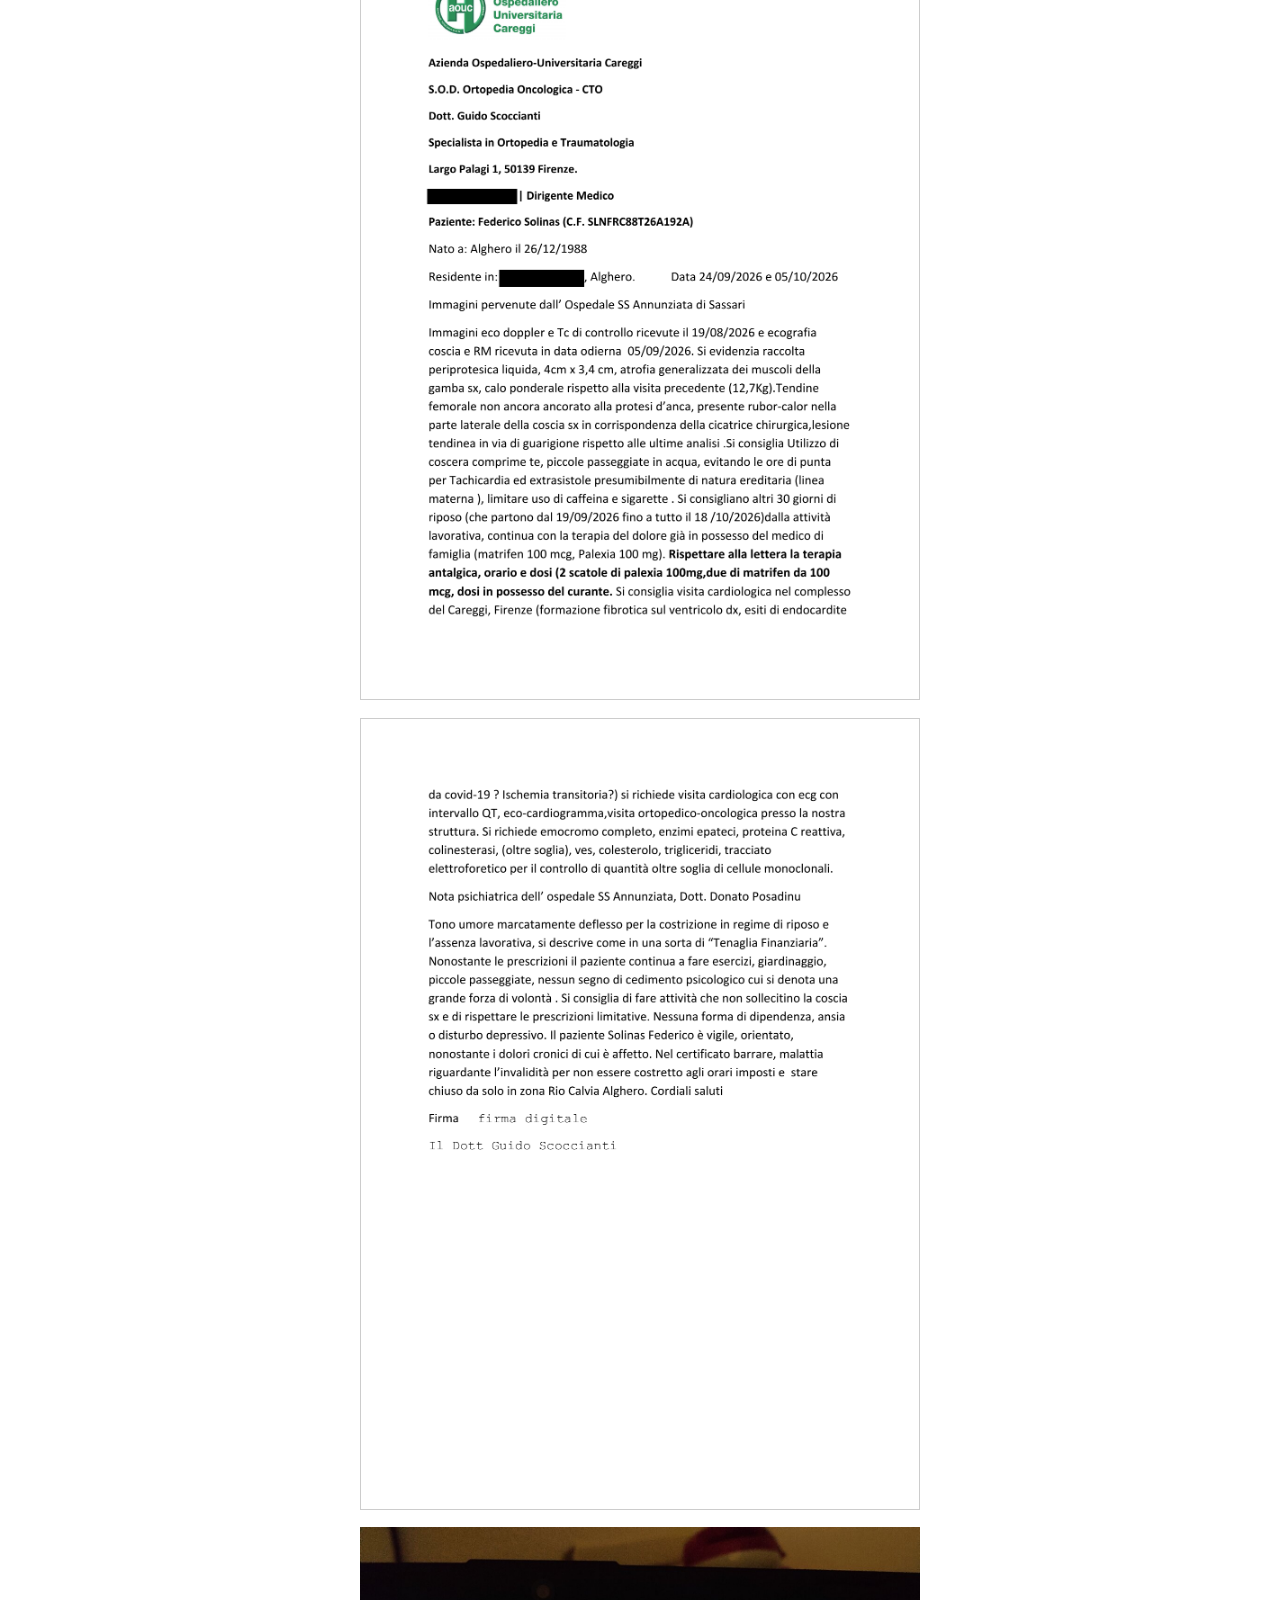
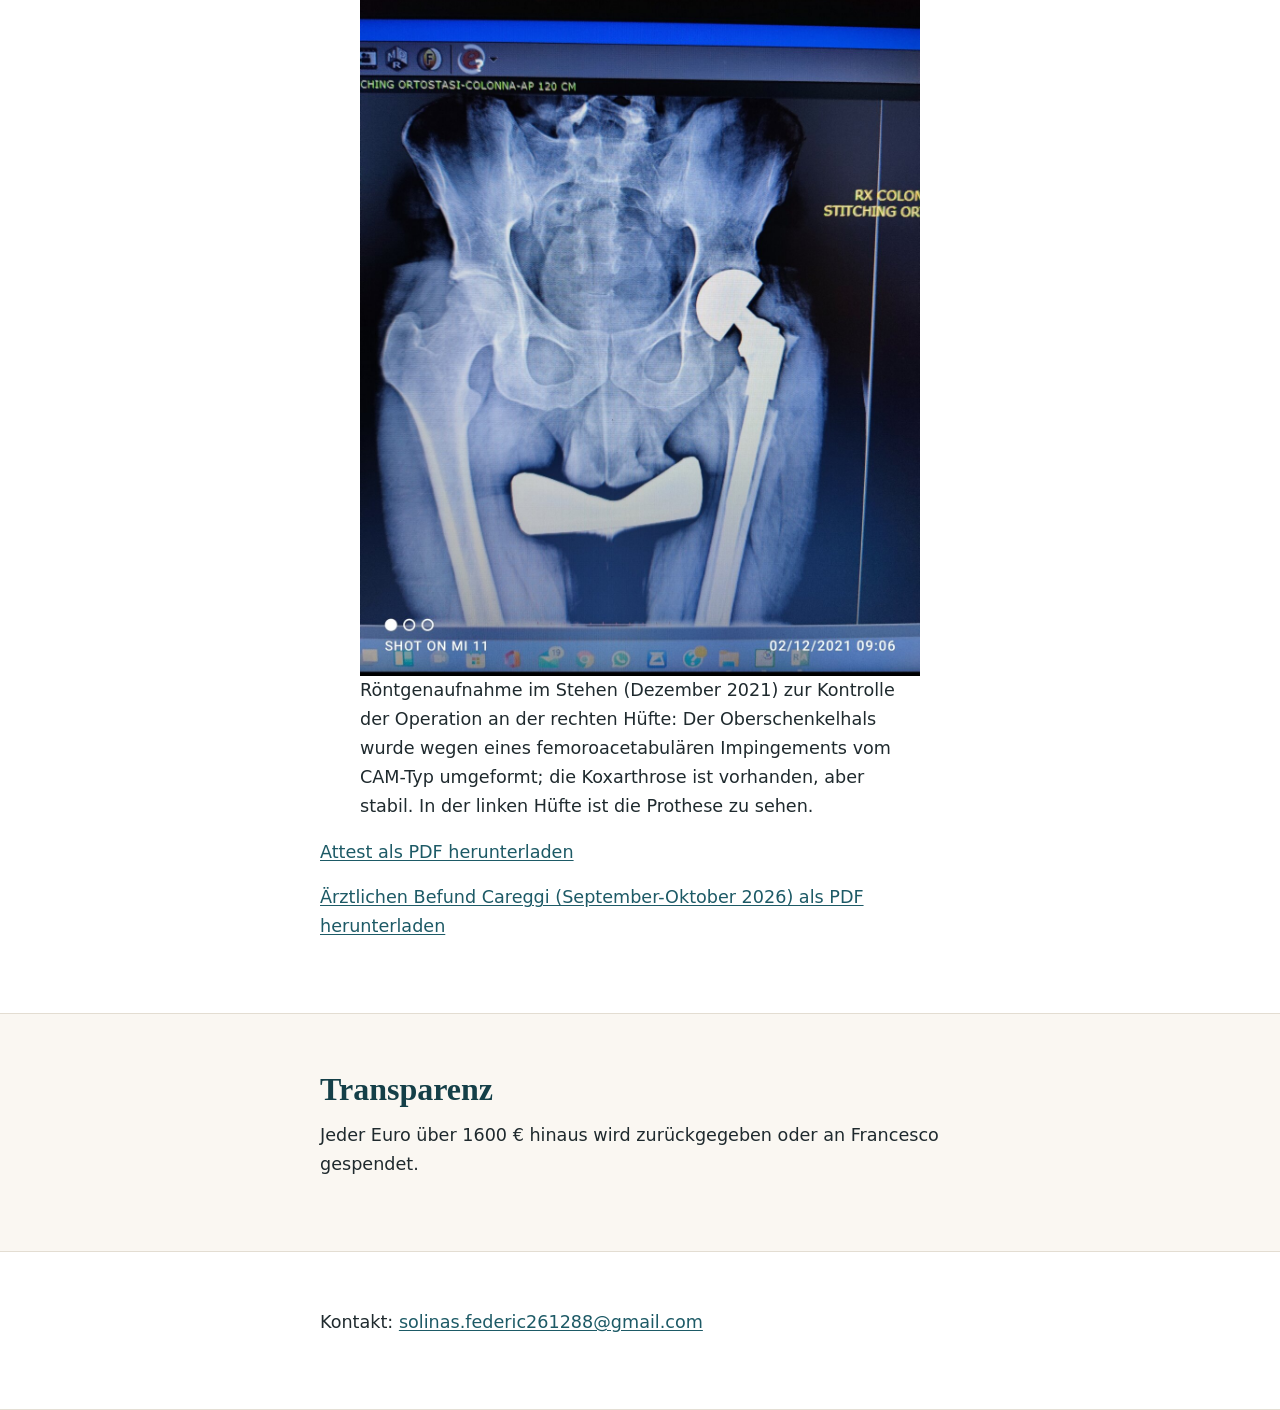
<file: de.html>
<!doctype html>
<html lang="de">
<head>
  <meta charset="utf-8">
  <meta name="viewport" content="width=device-width, initial-scale=1">
  <meta name="referrer" content="no-referrer">
  <title>Eine kleine Hilfe für Federico</title>
  <meta name="description" content="Federico braucht 1600 € für Essen und die Versorgung seiner Tiere.">
  <meta name="theme-color" content="#1d5a66">
  <link rel="stylesheet" href="styles.css">
</head>
<body>
  <nav class="lingue" aria-label="Lingua / Language"><a href="index.html" hreflang="it">IT</a> <a href="en.html" hreflang="en">EN</a> <a href="fr.html" hreflang="fr">FR</a> <a href="de.html" hreflang="de" aria-current="page">DE</a> <a href="nl.html" hreflang="nl">NL</a></nav>
  <header class="hero">
    <div class="wrap stretto">
      <p class="eyebrow">Spendenaktion</p>
      <h1>Eine kleine Hilfe für Federico</h1>
      <figure class="foto">
        <img src="images/federico.jpg" width="800" height="1024" alt="Federico Solinas" fetchpriority="high">
      </figure>
      <p class="lead">Ich brauche <strong>1600&nbsp;€</strong> für Essen und die Versorgung meiner Tiere.</p>
      <div class="progresso">
        <p class="prog-cifre">
          <span class="prog-raccolto">0 €</span>
          <span class="prog-obiettivo">von 1600 € gesammelt</span>
        </p>
        <div class="barra" role="progressbar" aria-valuemin="0" aria-valuemax="1600" aria-valuenow="0" aria-label="Gesammelte Euro">
          <div class="barra-riempimento" style="width:0%"></div>
        </div>
        <p class="prog-nota">0% · es fehlen 1600 €</p>
      </div>
      <div class="cta">
        <a class="btn btn-primario" href="#dona">Jetzt spenden</a>
      </div>
    </div>
  </header>

  <main>
    <section id="storia" class="sezione">
      <div class="wrap stretto">
        <h2>Warum diese Spendenaktion</h2>
        <p>Ich heiße Federico Solinas und bin zu 80 % schwerbehindert. Ich habe motorische Probleme und bekomme keine Invalidenrente. Im Moment bin ich im Krankenhaus.</p>
        <p>Ich habe alles, was ich hatte, für die Spendenaktion meines Freundes Francesco gegeben – 19 Jahre alt, an einem Chondrosarkom erkrankt – für seine Behandlungsreise nach Florenz. Ich habe das zusammen mit einigen Vereinen getan und Francescos Gesundheit über meine eigenen Bedürfnisse gestellt.</p>
        <p class="evidenza">Jetzt brauche ich <strong>1600&nbsp;€</strong> für Essen und die Versorgung meiner Tiere.</p>
        <p>Die 1600&nbsp;€ sind für Essen, den Unterhalt der Tiere (Wellensittiche, Aquarien, Kaninchen), die Miete und Medikamente für die Schmerztherapie.</p>
        <p>Mein Geld ist aufgebraucht. Ich wohne allein zur Miete und trage die ganze Last der Tiere, der Miete, des Essens und der Arztbesuche: Ich bin am Ende meiner Kräfte. Ich bin mit der Miete im Rückstand, weil ich anderen geholfen habe.</p>
        <p>Ich habe gegen ärztlichen Rat weiter in der Küche gearbeitet: Dadurch kam es zu einer Verletzung der hinteren Oberschenkelsehne und, weil ich nicht aufgehört habe, zu einem teilweisen Sehnenabriss. Am Ende wurde mein Vertrag nicht verlängert. Ich bin zwar befreit, zahle aber für Medikamente trotzdem Zuzahlungen.</p>
        <p>Ich habe drei zertifizierte E-Mails (PEC) an das Sozialamt meiner Gemeinde geschickt. Die einzige Antwort war: „Es ehrt dich, dass du arbeiten willst.“ Das war die Hilfe, die ich bekommen habe.</p>
        <p>Bei mir zu Hause leben zwei Aquarien, zwei Wellensittiche und zwei Kaninchen. Meine Ex-Partnerin ist gegangen, sobald ich von der Krankheit erfahren habe. Meine Ex-Partnerin hat sie mir gelassen, als sie sagte, sie müsse ihr Haus renovieren – und sie ist nie zurückgekommen. Den Tieren geht es sehr gut: Ich habe immer zuerst an sie gedacht, auch wenn ich selbst aufs Essen verzichtet habe.</p>
        <p>Ich lasse mir nicht gern helfen. Wenn ich wieder arbeite und wieder auf den Beinen bin, zahle ich alles zurück: dazu bin ich bereit.</p>
        <p>Von Herzen danke.</p>
        <p class="firma">— Federico</p>
        <p class="nota-privacy">Die Spendenaktion für Francesco ist abgeschlossen: <a href="https://solinasfederic261288-arch.github.io/raccolta-francesco/">solinasfederic261288-arch.github.io/raccolta-francesco</a></p>
        <p class="nota-privacy">Es gibt auch eine Spendenaktion für Alice, ein 5-jähriges Mädchen aus Vilnius: <a href="https://solinasfederic261288-arch.github.io/raccolta-alice/">solinasfederic261288-arch.github.io/raccolta-alice</a></p>
      </div>
    </section>

    <section id="dona" class="sezione sezione-chiara">
      <div class="wrap stretto">
        <h2>So kannst du spenden</h2>
        <div class="card">
          <h3><span aria-hidden="true">💳</span> Überweisung auf Revolut</h3>
          <dl class="dati">
            <div><dt>Kontoinhaber</dt><dd>Federico Solinas</dd></div>
            <div><dt>IBAN</dt><dd><span class="iban">LT22 3250 0455 6460 3133</span></dd></div>
            <div><dt>Verwendungszweck</dt><dd>Aiuto Federico</dd></div>
          </dl>
        </div>
      </div>
    </section>

    <section id="libro" class="sezione">
      <div class="wrap stretto">
        <h2>Eine Alternative: mein Buch</h2>
        <img src="documenti/copertina-cosa-nostra.jpg" alt="Cover des Buches «Cosa Nostra: Origine e lotta contro un cancro non solo della Sicilia»" width="280" loading="lazy" style="display:block;max-width:280px;width:100%;height:auto;margin:0 auto 1rem;border-radius:6px;box-shadow:0 2px 10px rgba(0,0,0,.2)">
        <p>Ich habe ein E-Book (auf Italienisch) geschrieben: «Cosa Nostra: Origine e lotta contro un cancro non solo della Sicilia» (Cosa Nostra: Ursprung und Kampf gegen ein Krebsgeschwür nicht nur Siziliens), von den 1970er-Jahren bis heute. Es ist jetzt auf Amazon Kindle erhältlich, zum Preis von 6,99 €. Wenn Sie möchten, können Sie mir statt einer Spende helfen, indem Sie das Buch kaufen. Ich versuche außerdem, meine Apps im Amazon Appstore zu veröffentlichen.</p>
        <p style="text-align:center"><a class="btn btn-primario" href="https://www.amazon.it/dp/B0HP4M773D" target="_blank" rel="noopener">E-Book bei Amazon kaufen – 6,99 €</a></p>
      </div>
    </section>

    <section id="mia-storia" class="sezione">
      <div class="wrap stretto">
        <h2>Meine Geschichte</h2>
        <p>2012 wurde ich in Florenz wegen eines seltenen bösartigen Tumors operiert, eines klarzelligen Chondrosarkoms: Es war der erste Fall in meiner Region. Man hat mir Hüftkopf und Schenkelhals entfernt und eine Megaprothese in die linke Hüfte eingesetzt.</p>
        <p>Im Juli 2021 ließ ich mich am Rizzoli-Institut in Bologna an der rechten Hüfte operieren, wegen Koxarthrose und eines femoroacetabulären Impingements vom CAM-Typ. Es war mitten in der Pandemie, und ich habe aus eigener Tasche bezahlt, denn hätte ich gewartet, hätte ich riskiert, auch rechts eine Prothese zu brauchen. Die Operation war erfolgreich, und die Koxarthrose ist zum Stillstand gekommen.</p>
        <p>Im Dezember 2023 hatte ich einen weiteren Eingriff an der linken Hüfte wegen Metallose und eines Pseudotumors: Der Titanschaft blieb, der Metallkopf wurde durch einen Keramikkopf ersetzt. Die Prognose lag bei sechs Monaten; nach einem Monat lief ich bereits, weil ich nur einen Gedanken hatte: wieder in der Küche arbeiten und mich nicht aushalten lassen.</p>
        <p>Ich wohnte mit meiner Ex-Partnerin Maria zur Miete, und wir teilten uns Miete, Einkäufe und die Kosten für die Tiere, die sie gewollt hatte. Bei der ersten kleinen finanziellen Schwierigkeit meines Lebens nahm ich einen Kredit auf, damit sie ihre Hälfte der Miete nicht zahlen musste. Wir hatten beschlossen, den Gürtel enger zu schnallen: Ich habe mir selbst nichts mehr gekauft und nur noch an die Wohnung und die Tiere gedacht. Dann habe ich herausgefunden, dass sie sich die neuesten Haushaltsgeräte gekauft hatte. Kurz darauf sagte sie, sie müsse ein Haus renovieren, das ihr gehört – und sie ist nie zurückgekommen.</p>
        <p>Ich stand allein da mit der Miete, den Nebenkosten, den Tieren und den Kreditraten. Ich habe meine Ersparnisse aufgebraucht, dann die Kreditkarte, und mein Konto rutschte ins Minus. Ich musste wählen zwischen mir und den Tieren und meinem Ruf bei den Banken: Ich habe mich für das Leben der Tiere entschieden, die an nichts schuld sind.</p>
        <p>Im Juni 2026 habe ich gegen ärztlichen Rat wieder in einem Restaurant angefangen. Nach einem Monat hat die Sehne nachgegeben und sich entzündet. Man riet mir zu einem Monat Pause, doch ich habe das auf eigene Verantwortung abgelehnt und unter höllischen Schmerzen und mit starken Therapien weitergemacht. Die Arbeit wurde mehr, und ich, der als Koch immer schnell war, habe das Tempo erhöht. Nach fast einem weiteren Monat funktionierte die Sehne nicht mehr: Das MRT zeigte einen teilweisen Abriss und eine ausgedehnte Verletzung. Ich musste zwangsläufig aufhören, und mein Vertrag wurde nicht verlängert, weil ich noch krankgeschrieben bin.</p>
        <p>Alles, was ich habe, habe ich mir mit Arbeit verdient, ohne je jemanden um Hilfe zu bitten. Vor zwei Wochen hat ein 19-jähriger Junge, Francesco, dieselbe Diagnose wie ich bekommen: Es war der zweite Fall. Noch bevor ich die Spendenaktion für ihn gestartet habe, hatte ich ihm schon alles gegeben, was ich konnte; dann habe ich die Spendenaktion gestartet, die ihr Ziel erreicht hat. Ich will mir nicht helfen lassen: Ich helfe anderen, wenn ich kann, und zahle meine Schulden mit meinem eigenen Geld zurück.</p>
        <p>Das ist Federico: ein Mensch, kein Algorithmus.</p>
      </div>
    </section>

    <section id="conto" class="sezione sezione-chiara">
      <div class="wrap stretto">
        <h2>Mein Konto heute</h2>
        <figure class="documento"><img src="documenti/estratto-conto.jpg" width="1080" height="2400" alt="Mein Girokonto heute (persönliche Daten geschwärzt)" loading="lazy" style="width:100%;max-width:400px;height:auto;display:block;margin:0 auto"></figure>
        <p>Das ist mein Girokonto heute. Seit meine Ex-Partnerin gegangen ist, musste ich mich mit der Kreditkarte verschulden, um Miete, Haus und Tiere zu bezahlen. Ich habe Probleme mit der Beweglichkeit und wohne auf dem Land: Seit einem Monat verlasse ich das Haus nicht, weil ich keinen Euro habe.</p>
        <p>Ich habe immer allen geholfen, auch als ich nichts hatte. Ich weiß, dass mir manche vielleicht nicht glauben, weil ich mit meinem Gesicht für Francesco eingestanden bin, aber ich habe alle Dokumente, die die Wahrheit belegen.</p>
        <p>Der Mensch, der mir sagte „Ich liebe dich in guten wie in schlechten Zeiten“, ist gerade in den schlechten Zeiten verschwunden.</p>
        <p>Ich habe auch eine Tochter, Alice, aus einer früheren Beziehung: Ihre Mutter ist nicht meine Ex-Partnerin. Ich habe Alice kennengelernt, als sie schon vier Jahre alt war, und habe sie nur zweimal gesehen; dann fand ihre Mutter einen anderen Partner und verschwand. Um der Kleinen die Gerichte zu ersparen, habe ich vor zwei Jahren angefangen, ihr jeden Monat 600 € per Echtzeitüberweisung zu schicken, mehr als die Hälfte meines Gehalts. Bis eines Tages die Überweisung zurückkam: Die Mutter hatte Stadt, Konto und Telefonnummer gewechselt.</p>
        <p>Ich weiß nicht mehr, ob Helfen richtig ist. Ich glaubte, dass sich Liebe in schweren Zeiten zeigt. Ich verlange nichts: Ich bin froh, dass ihr Francesco geholfen habt.</p>
      </div>
    </section>

    <section id="documenti" class="sezione sezione-chiara">
      <div class="wrap stretto">
        <h2>Medizinische Unterlagen</h2>
        <p>Im November habe ich einen orthopädisch-onkologischen Termin in Florenz, im Krankenhaus Careggi. Unten das ärztliche Attest (Adresse und Telefonnummer geschwärzt).</p>
        <figure class="documento"><img src="documenti/certificato-pagina-1.png" width="1240" height="1754" alt="Ärztliches Attest, Seite 1" loading="lazy" style="width:100%;height:auto;border:1px solid #ccc"></figure>
        <figure class="documento"><img src="documenti/certificato-pagina-2.png" width="1240" height="1754" alt="Ärztliches Attest, Seite 2" loading="lazy" style="width:100%;height:auto;border:1px solid #ccc"></figure>
        <figure class="documento"><img src="documenti/radiografia-anca.jpg" width="1200" height="1604" alt="Röntgenaufnahme im Stehen (Dezember 2021) zur Kontrolle der Operation an der rechten Hüfte: Der Oberschenkelhals wurde wegen eines femoroacetabulären Impingements vom CAM-Typ umgeformt; die Koxarthrose ist vorhanden, aber stabil. In der linken Hüfte ist die Prothese zu sehen." loading="lazy" style="width:100%;height:auto"><figcaption>Röntgenaufnahme im Stehen (Dezember 2021) zur Kontrolle der Operation an der rechten Hüfte: Der Oberschenkelhals wurde wegen eines femoroacetabulären Impingements vom CAM-Typ umgeformt; die Koxarthrose ist vorhanden, aber stabil. In der linken Hüfte ist die Prothese zu sehen.</figcaption></figure>
        <p><a href="documenti/certificato-medico.pdf">Attest als PDF herunterladen</a></p>
        <p><a href="documenti/referto-careggi-2026.pdf">Ärztlichen Befund Careggi (September-Oktober 2026) als PDF herunterladen</a></p>
      </div>
    </section>

    <section id="trasparenza" class="sezione">
      <div class="wrap stretto">
        <h2>Transparenz</h2>
        <p>Jeder Euro über 1600&nbsp;€ hinaus wird zurückgegeben oder an Francesco gespendet.</p>
      </div>
    </section>
  </main>

  <footer class="sezione sezione-chiara">
    <div class="wrap stretto">
      <p>Kontakt: <a href="mailto:solinas.federic261288@gmail.com">solinas.federic261288@gmail.com</a></p>
    </div>
  </footer>
</body>
</html>
</file>
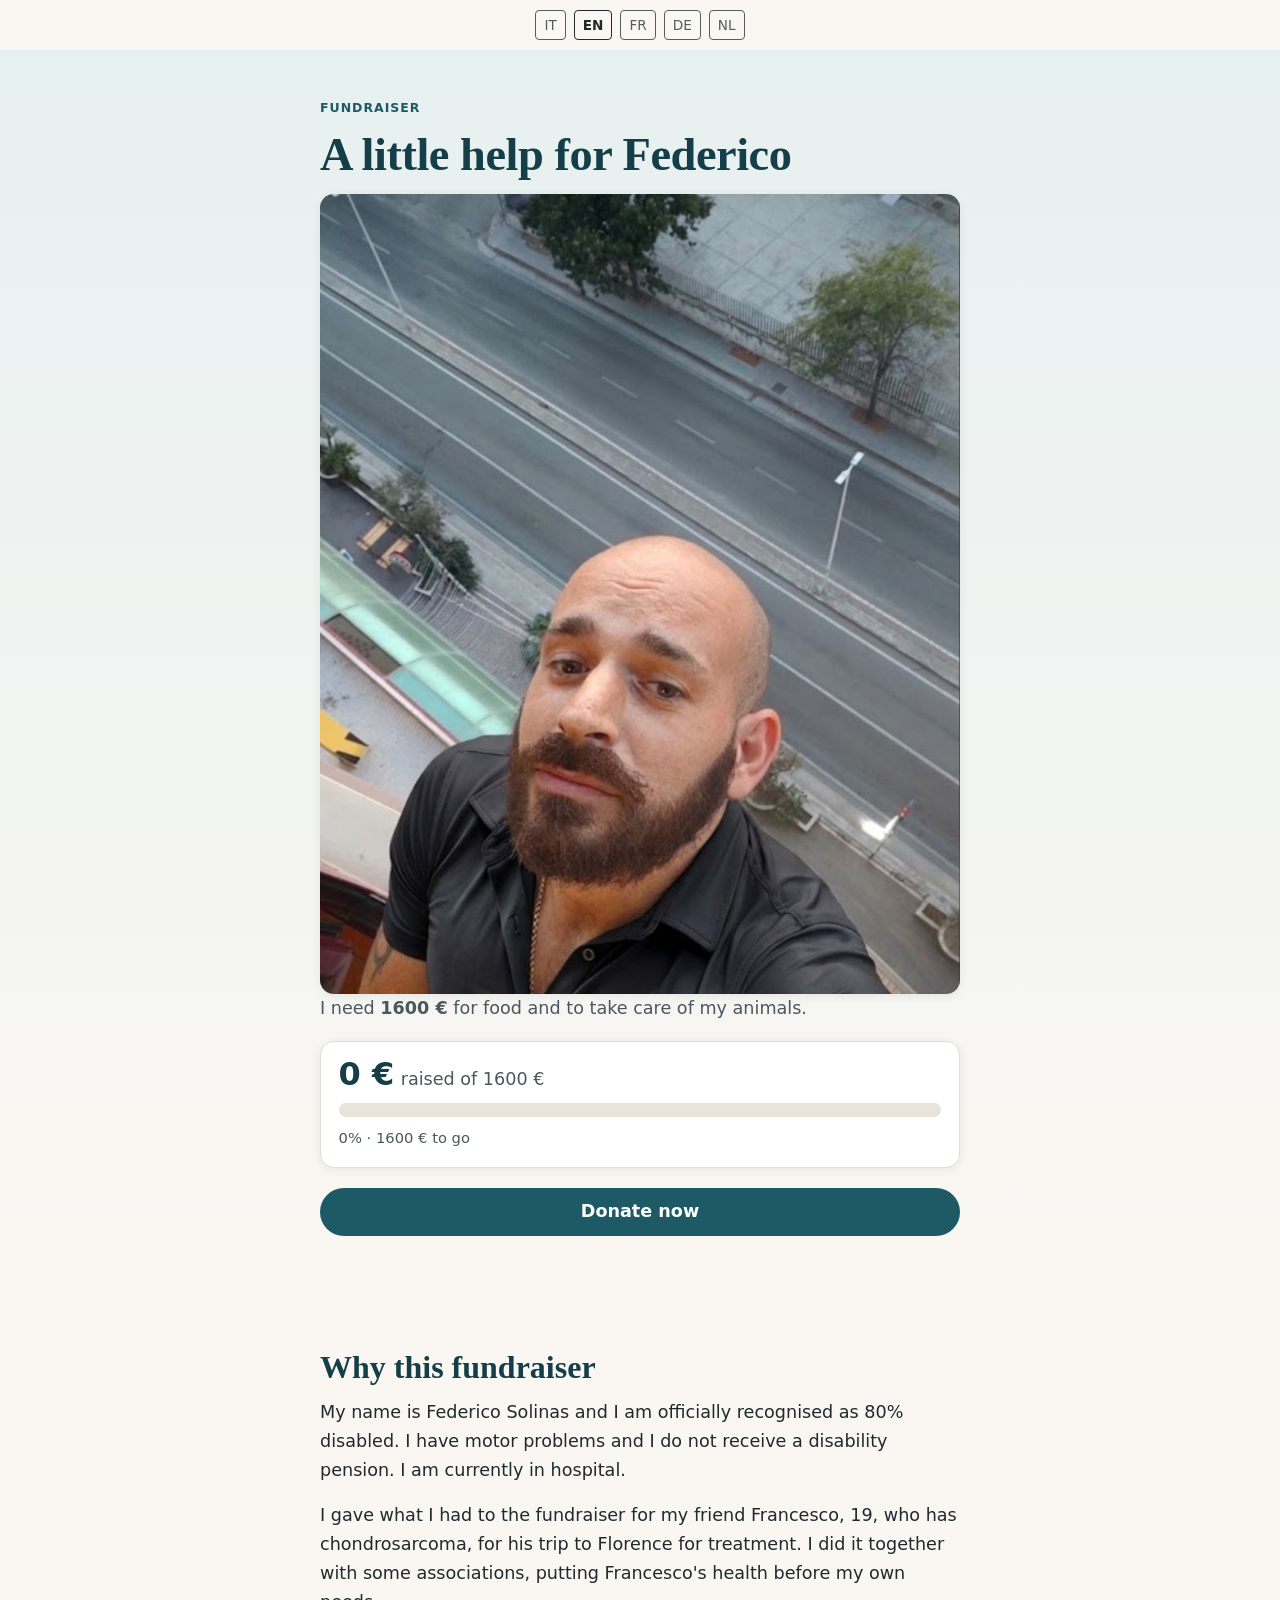
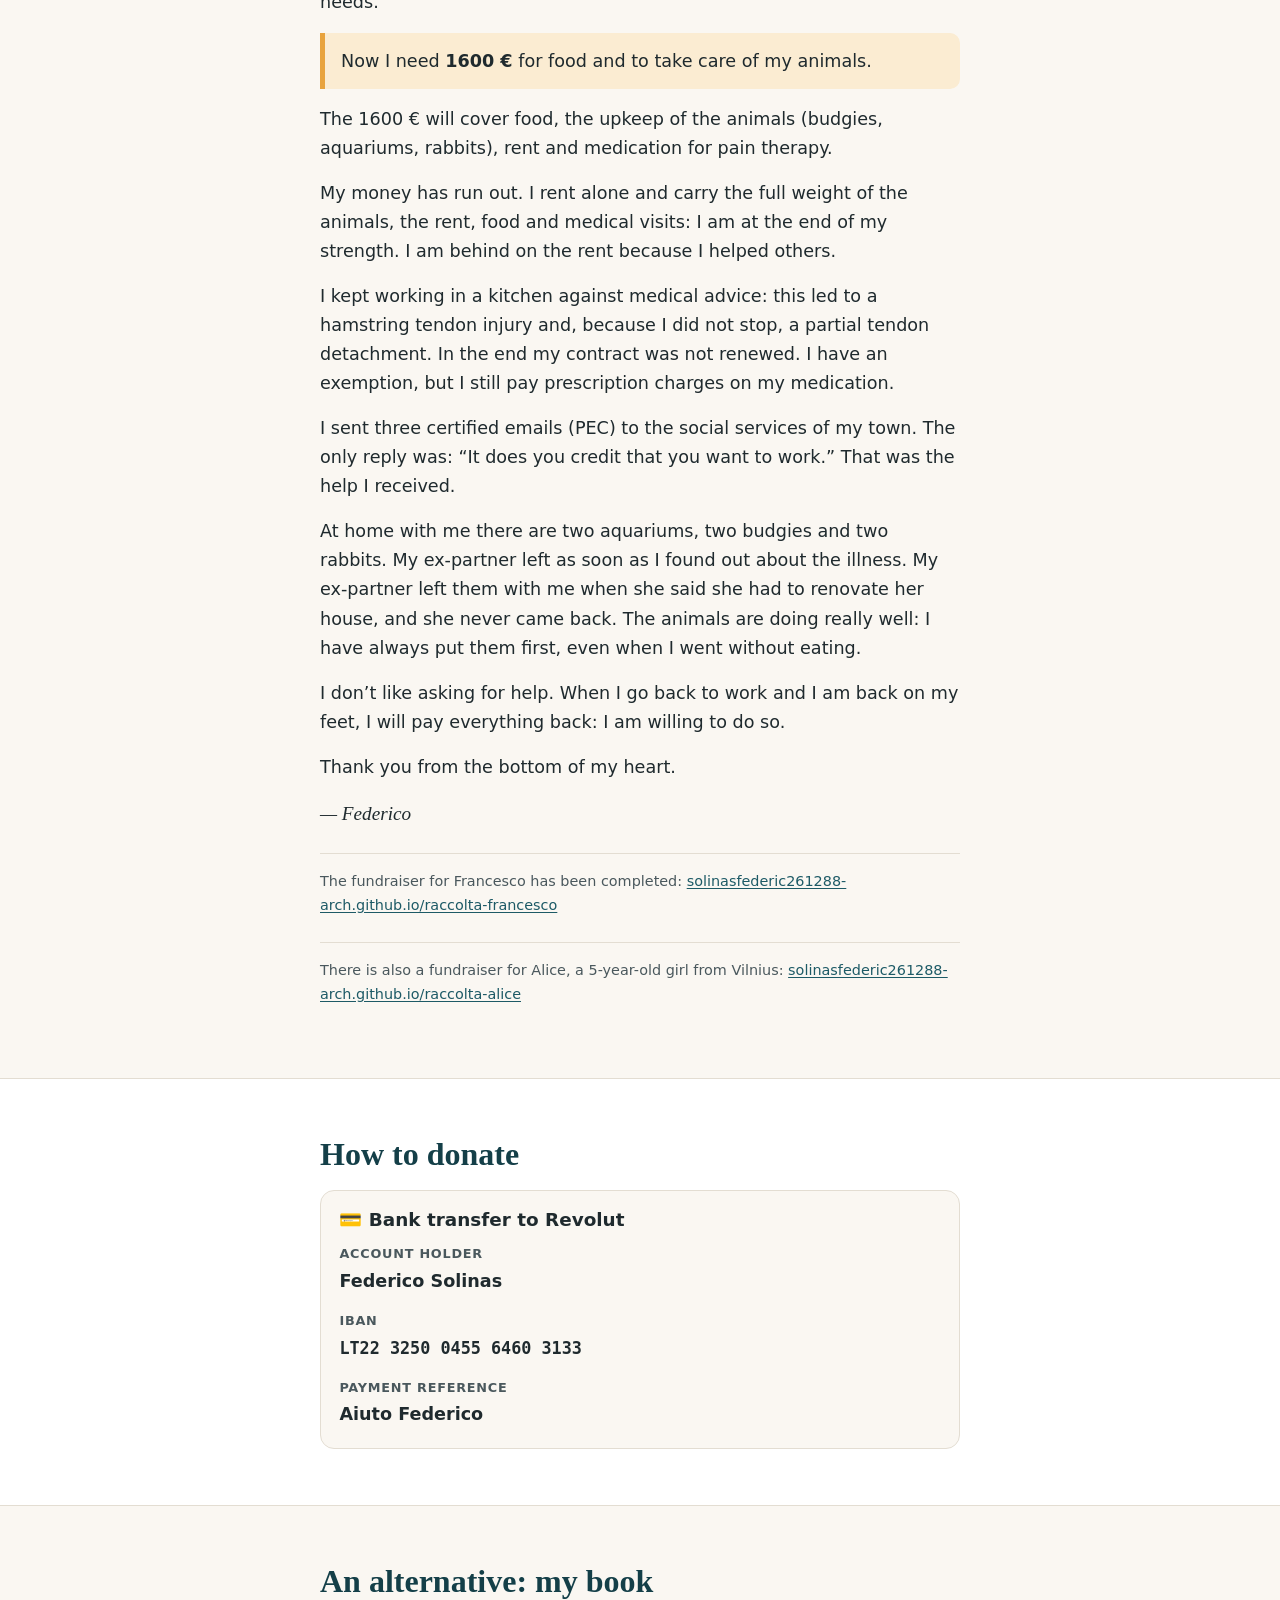
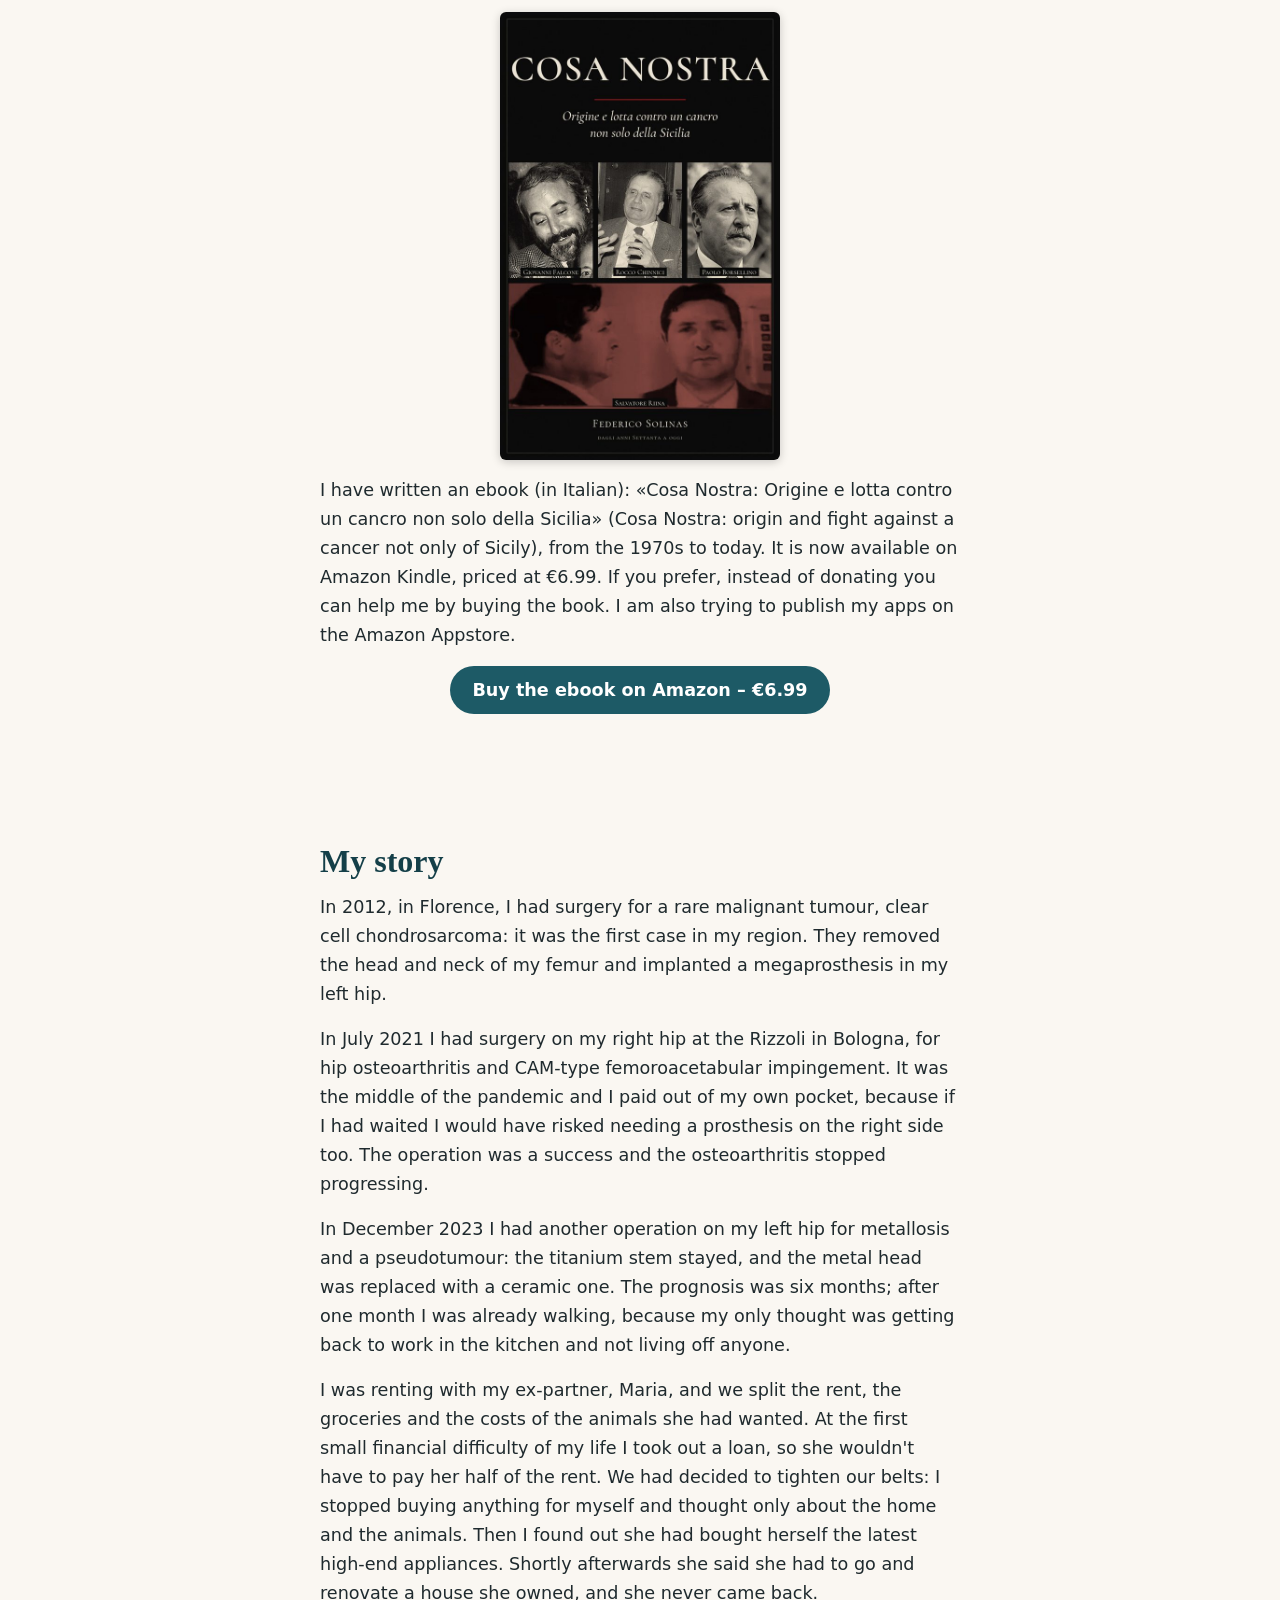
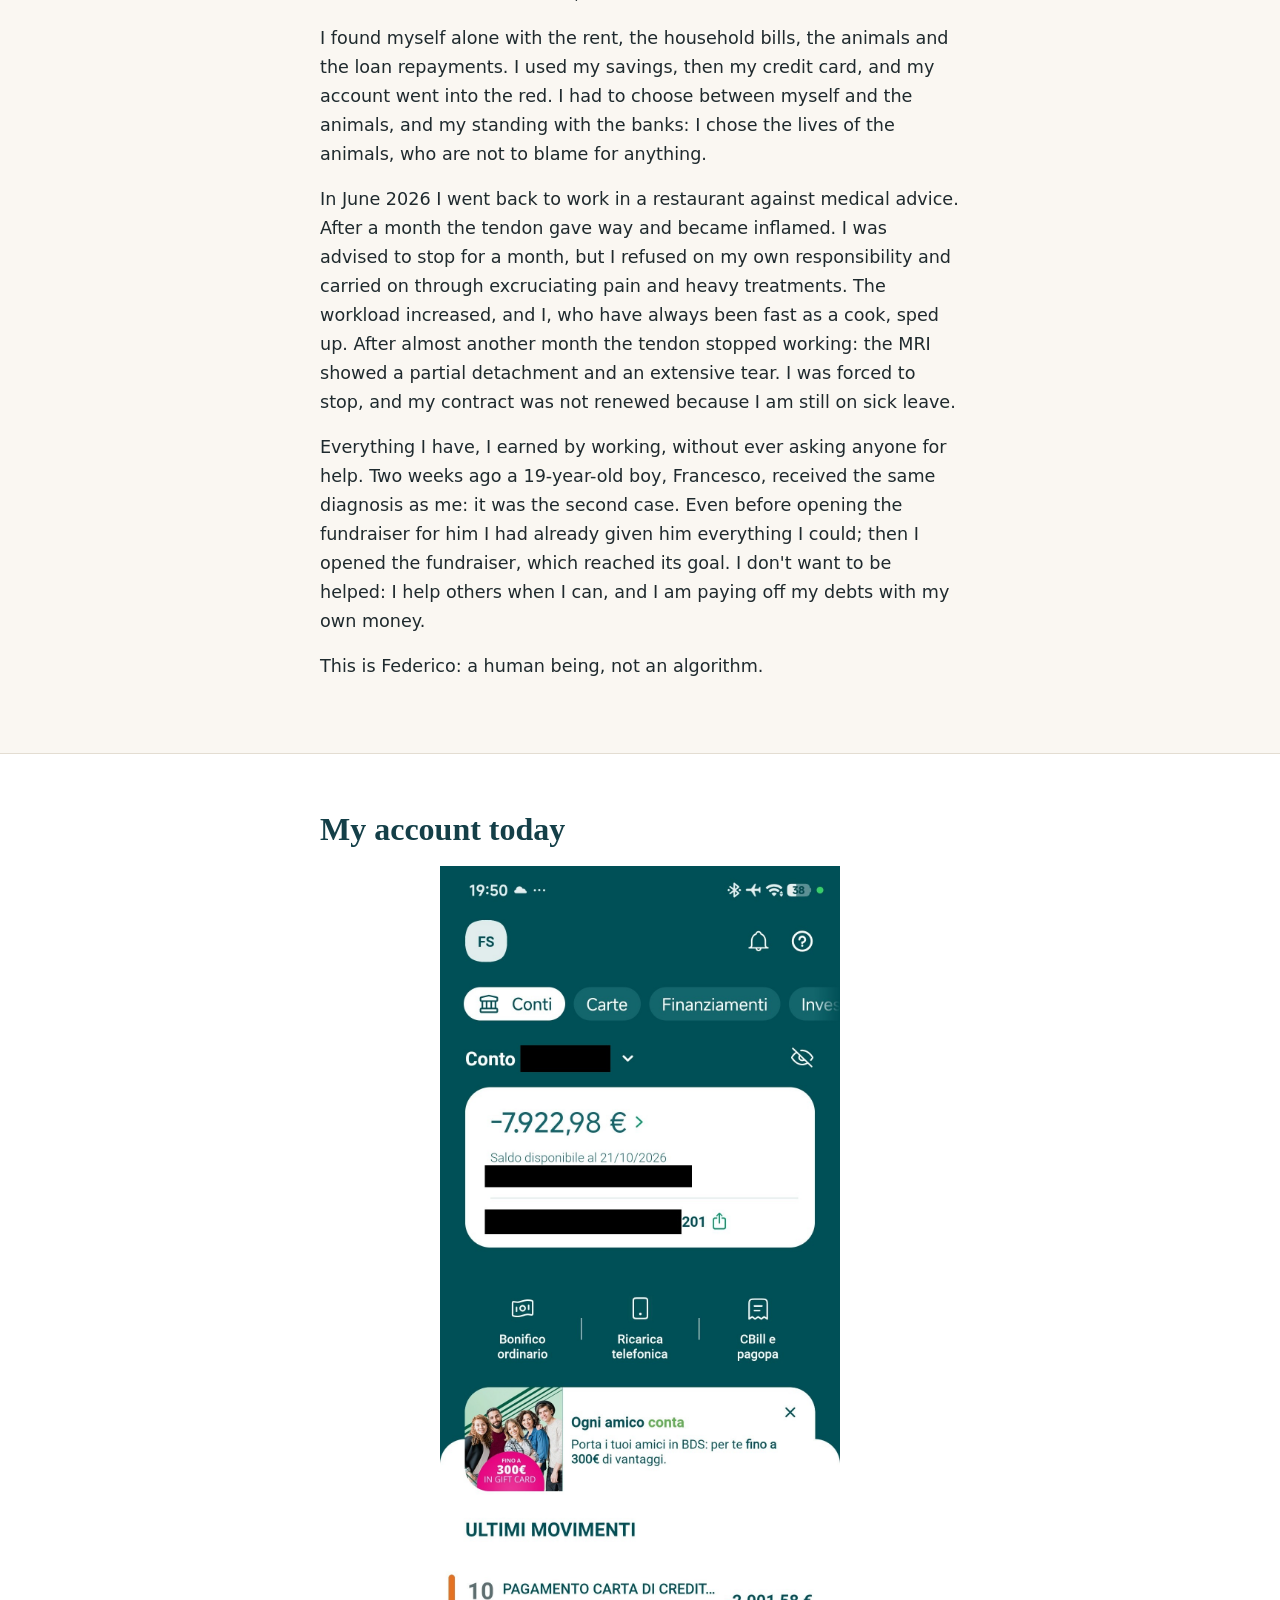
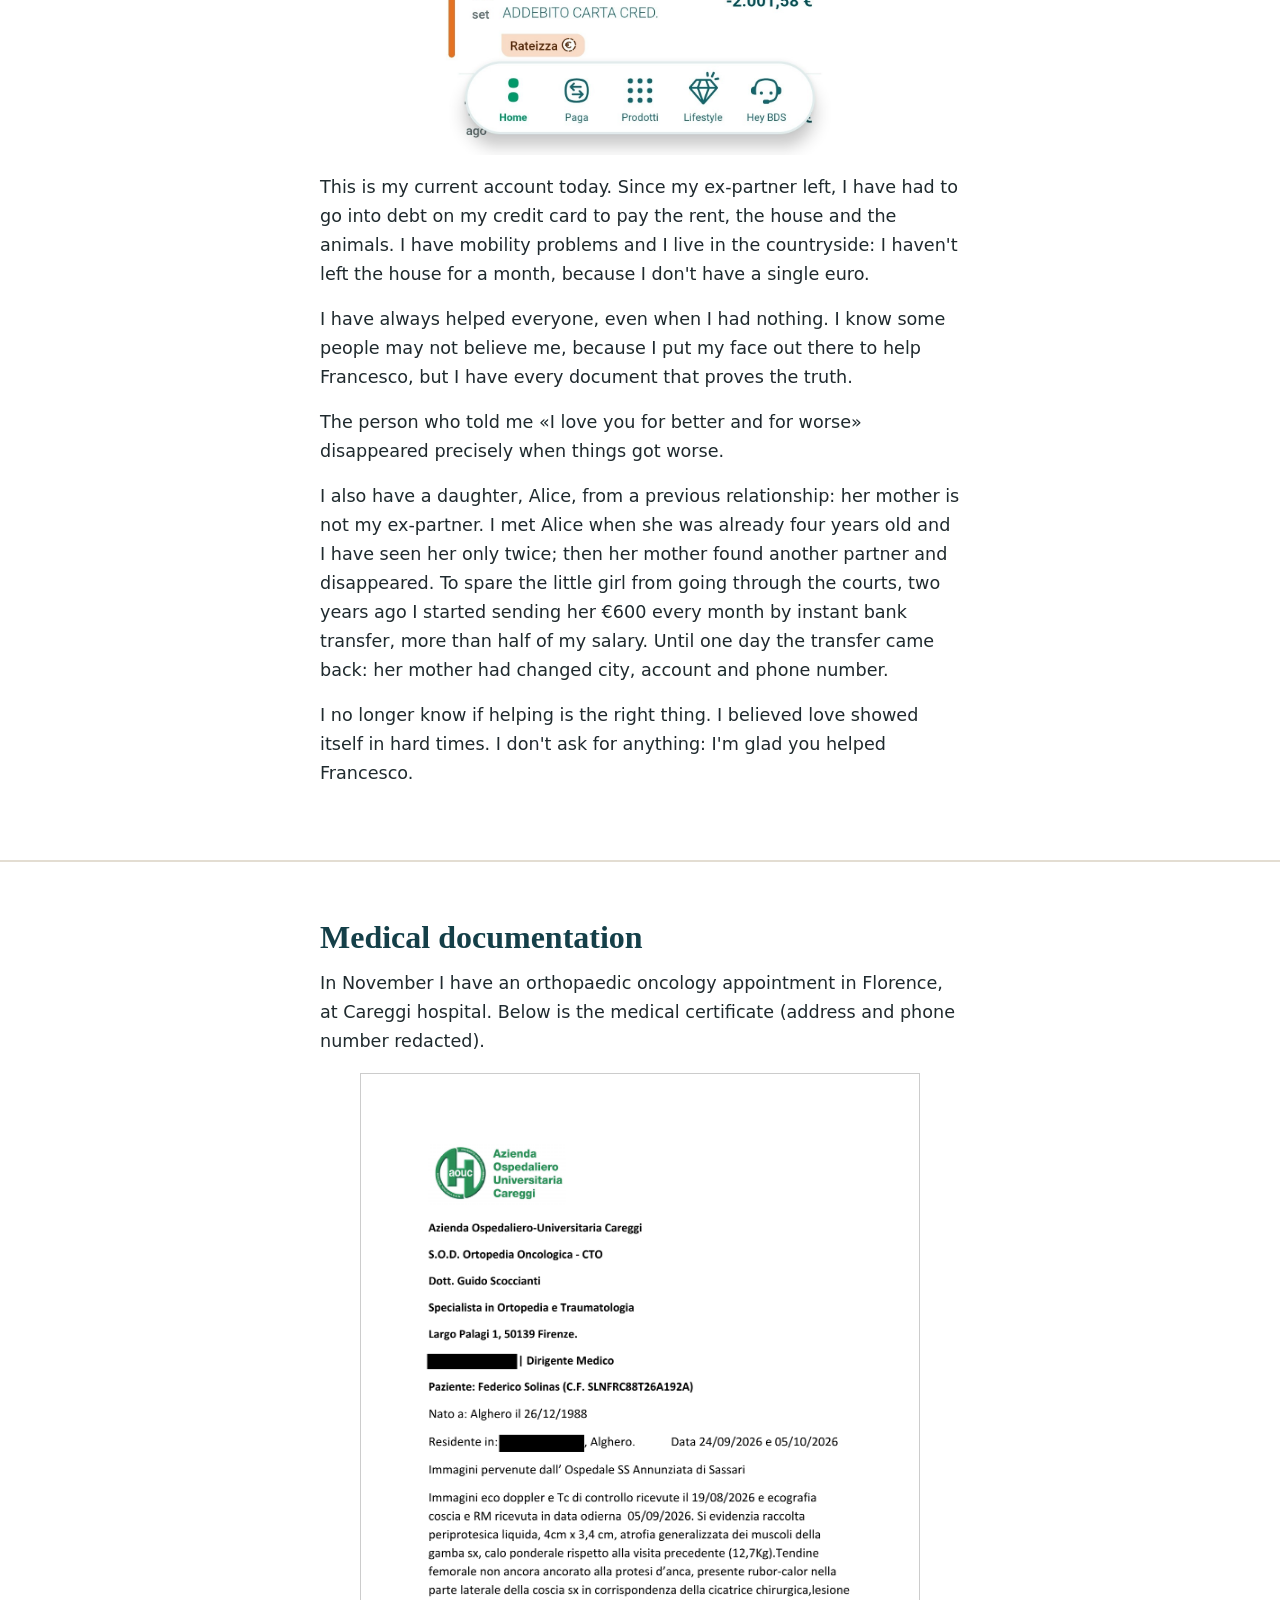
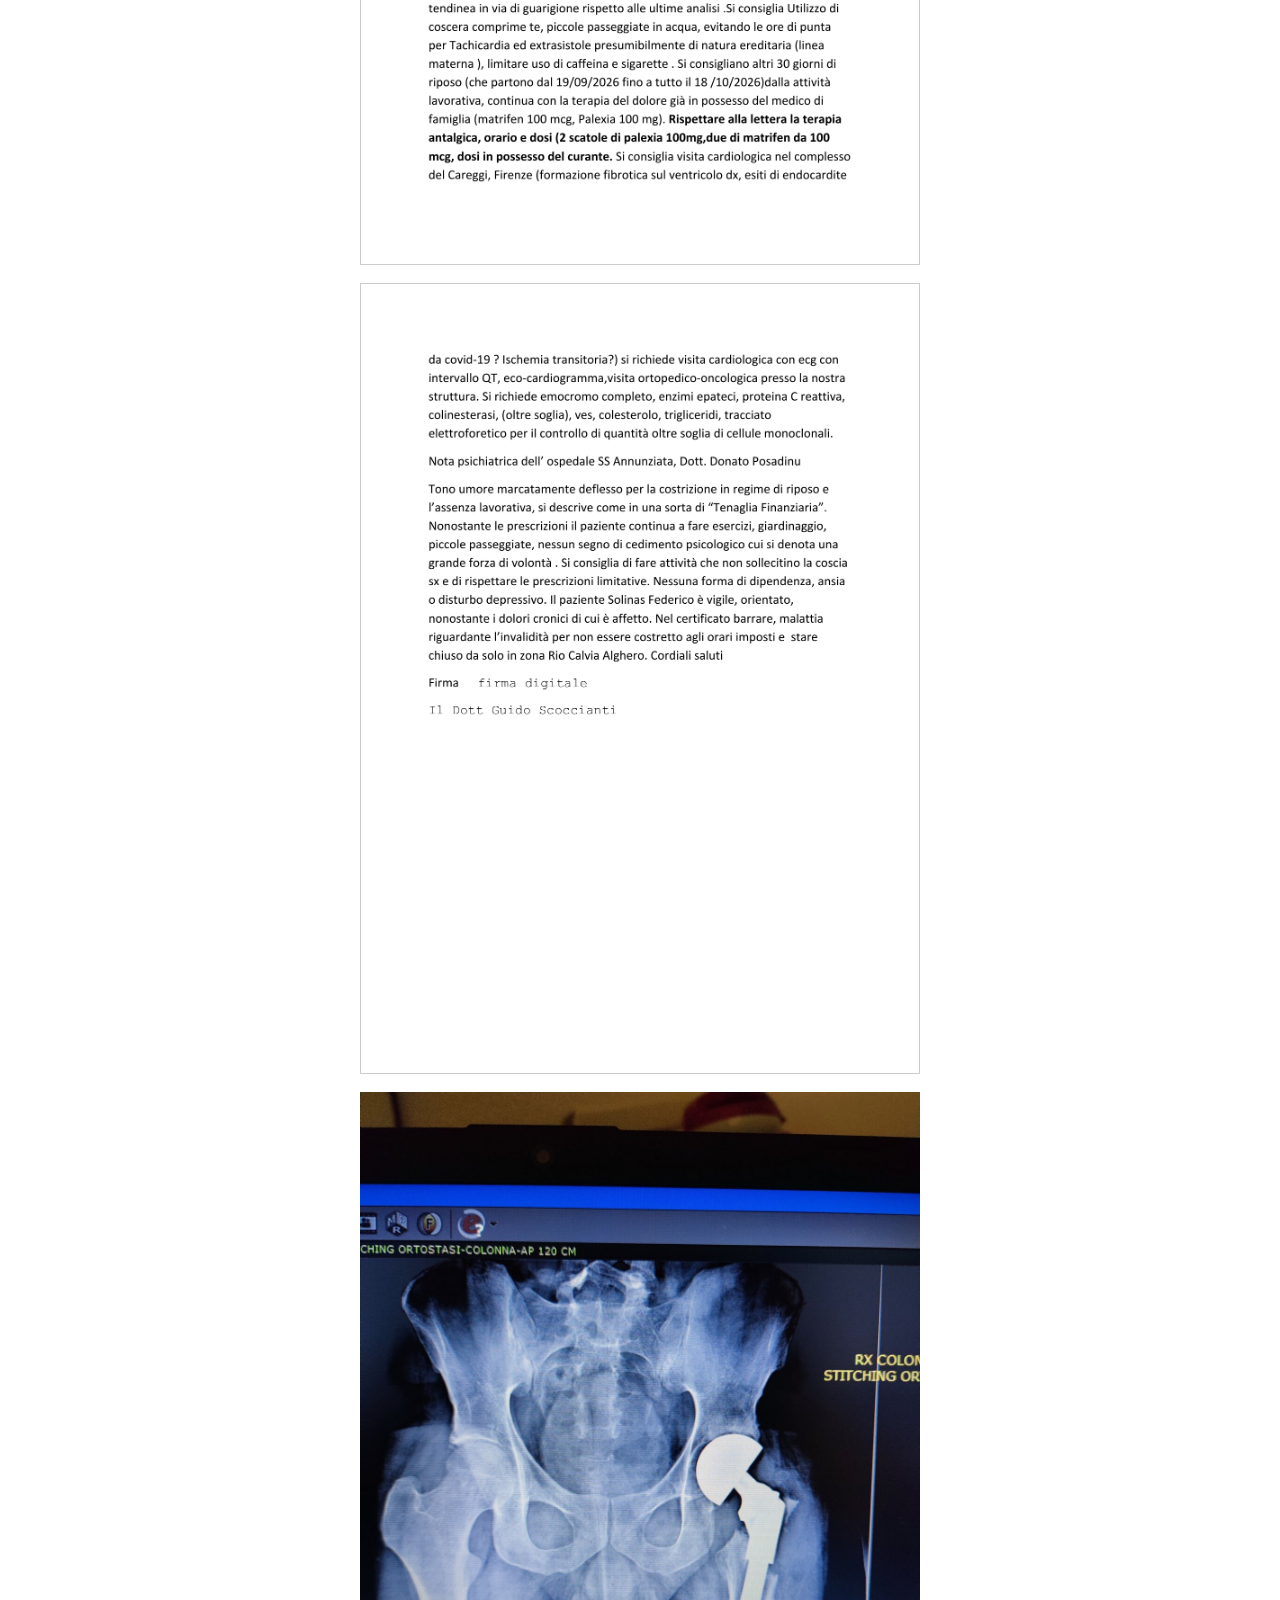
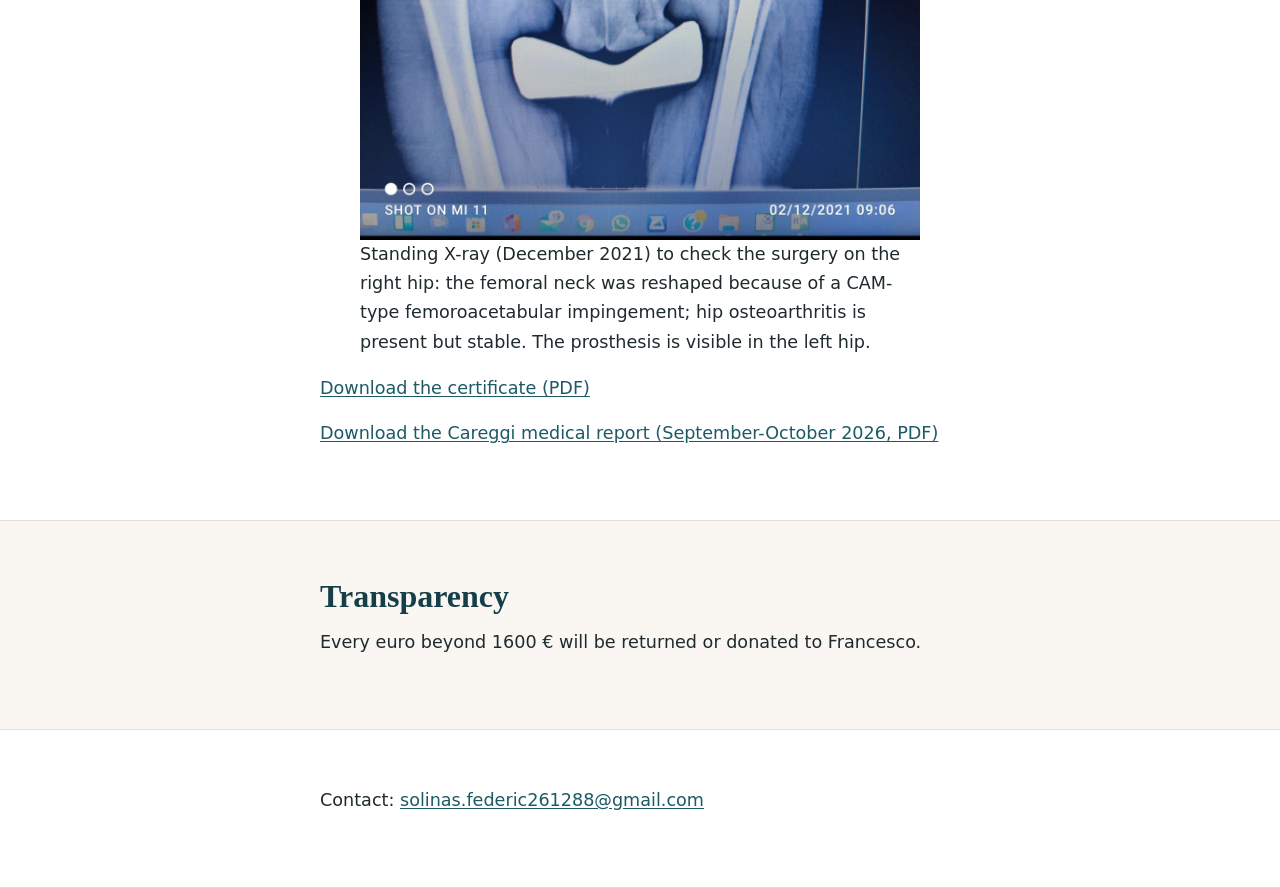
<file: en.html>
<!doctype html>
<html lang="en">
<head>
  <meta charset="utf-8">
  <meta name="viewport" content="width=device-width, initial-scale=1">
  <meta name="referrer" content="no-referrer">
  <title>A little help for Federico</title>
  <meta name="description" content="Federico needs €1600 for food and to take care of his animals.">
  <meta name="theme-color" content="#1d5a66">
  <link rel="stylesheet" href="styles.css">
</head>
<body>
  <nav class="lingue" aria-label="Lingua / Language"><a href="index.html" hreflang="it">IT</a> <a href="en.html" hreflang="en" aria-current="page">EN</a> <a href="fr.html" hreflang="fr">FR</a> <a href="de.html" hreflang="de">DE</a> <a href="nl.html" hreflang="nl">NL</a></nav>
  <header class="hero">
    <div class="wrap stretto">
      <p class="eyebrow">Fundraiser</p>
      <h1>A little help for Federico</h1>
      <figure class="foto">
        <img src="images/federico.jpg" width="800" height="1024" alt="Federico Solinas" fetchpriority="high">
      </figure>
      <p class="lead">I need <strong>1600&nbsp;€</strong> for food and to take care of my animals.</p>
      <div class="progresso">
        <p class="prog-cifre">
          <span class="prog-raccolto">0 €</span>
          <span class="prog-obiettivo">raised of 1600 €</span>
        </p>
        <div class="barra" role="progressbar" aria-valuemin="0" aria-valuemax="1600" aria-valuenow="0" aria-label="Euros raised">
          <div class="barra-riempimento" style="width:0%"></div>
        </div>
        <p class="prog-nota">0% · 1600 € to go</p>
      </div>
      <div class="cta">
        <a class="btn btn-primario" href="#dona">Donate now</a>
      </div>
    </div>
  </header>

  <main>
    <section id="storia" class="sezione">
      <div class="wrap stretto">
        <h2>Why this fundraiser</h2>
        <p>My name is Federico Solinas and I am officially recognised as 80% disabled. I have motor problems and I do not receive a disability pension. I am currently in hospital.</p>
        <p>I gave what I had to the fundraiser for my friend Francesco, 19, who has chondrosarcoma, for his trip to Florence for treatment. I did it together with some associations, putting Francesco's health before my own needs.</p>
        <p class="evidenza">Now I need <strong>1600&nbsp;€</strong> for food and to take care of my animals.</p>
        <p>The 1600&nbsp;€ will cover food, the upkeep of the animals (budgies, aquariums, rabbits), rent and medication for pain therapy.</p>
        <p>My money has run out. I rent alone and carry the full weight of the animals, the rent, food and medical visits: I am at the end of my strength. I am behind on the rent because I helped others.</p>
        <p>I kept working in a kitchen against medical advice: this led to a hamstring tendon injury and, because I did not stop, a partial tendon detachment. In the end my contract was not renewed. I have an exemption, but I still pay prescription charges on my medication.</p>
        <p>I sent three certified emails (PEC) to the social services of my town. The only reply was: “It does you credit that you want to work.” That was the help I received.</p>
        <p>At home with me there are two aquariums, two budgies and two rabbits. My ex-partner left as soon as I found out about the illness. My ex-partner left them with me when she said she had to renovate her house, and she never came back. The animals are doing really well: I have always put them first, even when I went without eating.</p>
        <p>I don’t like asking for help. When I go back to work and I am back on my feet, I will pay everything back: I am willing to do so.</p>
        <p>Thank you from the bottom of my heart.</p>
        <p class="firma">— Federico</p>
        <p class="nota-privacy">The fundraiser for Francesco has been completed: <a href="https://solinasfederic261288-arch.github.io/raccolta-francesco/">solinasfederic261288-arch.github.io/raccolta-francesco</a></p>
        <p class="nota-privacy">There is also a fundraiser for Alice, a 5-year-old girl from Vilnius: <a href="https://solinasfederic261288-arch.github.io/raccolta-alice/">solinasfederic261288-arch.github.io/raccolta-alice</a></p>
      </div>
    </section>

    <section id="dona" class="sezione sezione-chiara">
      <div class="wrap stretto">
        <h2>How to donate</h2>
        <div class="card">
          <h3><span aria-hidden="true">💳</span> Bank transfer to Revolut</h3>
          <dl class="dati">
            <div><dt>Account holder</dt><dd>Federico Solinas</dd></div>
            <div><dt>IBAN</dt><dd><span class="iban">LT22 3250 0455 6460 3133</span></dd></div>
            <div><dt>Payment reference</dt><dd>Aiuto Federico</dd></div>
          </dl>
        </div>
      </div>
    </section>

    <section id="libro" class="sezione">
      <div class="wrap stretto">
        <h2>An alternative: my book</h2>
        <img src="documenti/copertina-cosa-nostra.jpg" alt="Cover of the book «Cosa Nostra: Origine e lotta contro un cancro non solo della Sicilia»" width="280" loading="lazy" style="display:block;max-width:280px;width:100%;height:auto;margin:0 auto 1rem;border-radius:6px;box-shadow:0 2px 10px rgba(0,0,0,.2)">
        <p>I have written an ebook (in Italian): «Cosa Nostra: Origine e lotta contro un cancro non solo della Sicilia» (Cosa Nostra: origin and fight against a cancer not only of Sicily), from the 1970s to today. It is now available on Amazon Kindle, priced at €6.99. If you prefer, instead of donating you can help me by buying the book. I am also trying to publish my apps on the Amazon Appstore.</p>
        <p style="text-align:center"><a class="btn btn-primario" href="https://www.amazon.it/dp/B0HP4M773D" target="_blank" rel="noopener">Buy the ebook on Amazon – €6.99</a></p>
      </div>
    </section>

    <section id="mia-storia" class="sezione">
      <div class="wrap stretto">
        <h2>My story</h2>
        <p>In 2012, in Florence, I had surgery for a rare malignant tumour, clear cell chondrosarcoma: it was the first case in my region. They removed the head and neck of my femur and implanted a megaprosthesis in my left hip.</p>
        <p>In July 2021 I had surgery on my right hip at the Rizzoli in Bologna, for hip osteoarthritis and CAM-type femoroacetabular impingement. It was the middle of the pandemic and I paid out of my own pocket, because if I had waited I would have risked needing a prosthesis on the right side too. The operation was a success and the osteoarthritis stopped progressing.</p>
        <p>In December 2023 I had another operation on my left hip for metallosis and a pseudotumour: the titanium stem stayed, and the metal head was replaced with a ceramic one. The prognosis was six months; after one month I was already walking, because my only thought was getting back to work in the kitchen and not living off anyone.</p>
        <p>I was renting with my ex-partner, Maria, and we split the rent, the groceries and the costs of the animals she had wanted. At the first small financial difficulty of my life I took out a loan, so she wouldn't have to pay her half of the rent. We had decided to tighten our belts: I stopped buying anything for myself and thought only about the home and the animals. Then I found out she had bought herself the latest high-end appliances. Shortly afterwards she said she had to go and renovate a house she owned, and she never came back.</p>
        <p>I found myself alone with the rent, the household bills, the animals and the loan repayments. I used my savings, then my credit card, and my account went into the red. I had to choose between myself and the animals, and my standing with the banks: I chose the lives of the animals, who are not to blame for anything.</p>
        <p>In June 2026 I went back to work in a restaurant against medical advice. After a month the tendon gave way and became inflamed. I was advised to stop for a month, but I refused on my own responsibility and carried on through excruciating pain and heavy treatments. The workload increased, and I, who have always been fast as a cook, sped up. After almost another month the tendon stopped working: the MRI showed a partial detachment and an extensive tear. I was forced to stop, and my contract was not renewed because I am still on sick leave.</p>
        <p>Everything I have, I earned by working, without ever asking anyone for help. Two weeks ago a 19-year-old boy, Francesco, received the same diagnosis as me: it was the second case. Even before opening the fundraiser for him I had already given him everything I could; then I opened the fundraiser, which reached its goal. I don't want to be helped: I help others when I can, and I am paying off my debts with my own money.</p>
        <p>This is Federico: a human being, not an algorithm.</p>
      </div>
    </section>

    <section id="conto" class="sezione sezione-chiara">
      <div class="wrap stretto">
        <h2>My account today</h2>
        <figure class="documento"><img src="documenti/estratto-conto.jpg" width="1080" height="2400" alt="My current account today (personal details redacted)" loading="lazy" style="width:100%;max-width:400px;height:auto;display:block;margin:0 auto"></figure>
        <p>This is my current account today. Since my ex-partner left, I have had to go into debt on my credit card to pay the rent, the house and the animals. I have mobility problems and I live in the countryside: I haven't left the house for a month, because I don't have a single euro.</p>
        <p>I have always helped everyone, even when I had nothing. I know some people may not believe me, because I put my face out there to help Francesco, but I have every document that proves the truth.</p>
        <p>The person who told me «I love you for better and for worse» disappeared precisely when things got worse.</p>
        <p>I also have a daughter, Alice, from a previous relationship: her mother is not my ex-partner. I met Alice when she was already four years old and I have seen her only twice; then her mother found another partner and disappeared. To spare the little girl from going through the courts, two years ago I started sending her €600 every month by instant bank transfer, more than half of my salary. Until one day the transfer came back: her mother had changed city, account and phone number.</p>
        <p>I no longer know if helping is the right thing. I believed love showed itself in hard times. I don't ask for anything: I'm glad you helped Francesco.</p>
      </div>
    </section>

    <section id="documenti" class="sezione sezione-chiara">
      <div class="wrap stretto">
        <h2>Medical documentation</h2>
        <p>In November I have an orthopaedic oncology appointment in Florence, at Careggi hospital. Below is the medical certificate (address and phone number redacted).</p>
        <figure class="documento"><img src="documenti/certificato-pagina-1.png" width="1240" height="1754" alt="Medical certificate, page 1" loading="lazy" style="width:100%;height:auto;border:1px solid #ccc"></figure>
        <figure class="documento"><img src="documenti/certificato-pagina-2.png" width="1240" height="1754" alt="Medical certificate, page 2" loading="lazy" style="width:100%;height:auto;border:1px solid #ccc"></figure>
        <figure class="documento"><img src="documenti/radiografia-anca.jpg" width="1200" height="1604" alt="Standing X-ray (December 2021) to check the surgery on the right hip: the femoral neck was reshaped because of a CAM-type femoroacetabular impingement; hip osteoarthritis is present but stable. The prosthesis is visible in the left hip." loading="lazy" style="width:100%;height:auto"><figcaption>Standing X-ray (December 2021) to check the surgery on the right hip: the femoral neck was reshaped because of a CAM-type femoroacetabular impingement; hip osteoarthritis is present but stable. The prosthesis is visible in the left hip.</figcaption></figure>
        <p><a href="documenti/certificato-medico.pdf">Download the certificate (PDF)</a></p>
        <p><a href="documenti/referto-careggi-2026.pdf">Download the Careggi medical report (September-October 2026, PDF)</a></p>
      </div>
    </section>

    <section id="trasparenza" class="sezione">
      <div class="wrap stretto">
        <h2>Transparency</h2>
        <p>Every euro beyond 1600&nbsp;€ will be returned or donated to Francesco.</p>
      </div>
    </section>
  </main>

  <footer class="sezione sezione-chiara">
    <div class="wrap stretto">
      <p>Contact: <a href="mailto:solinas.federic261288@gmail.com">solinas.federic261288@gmail.com</a></p>
    </div>
  </footer>
</body>
</html>
</file>
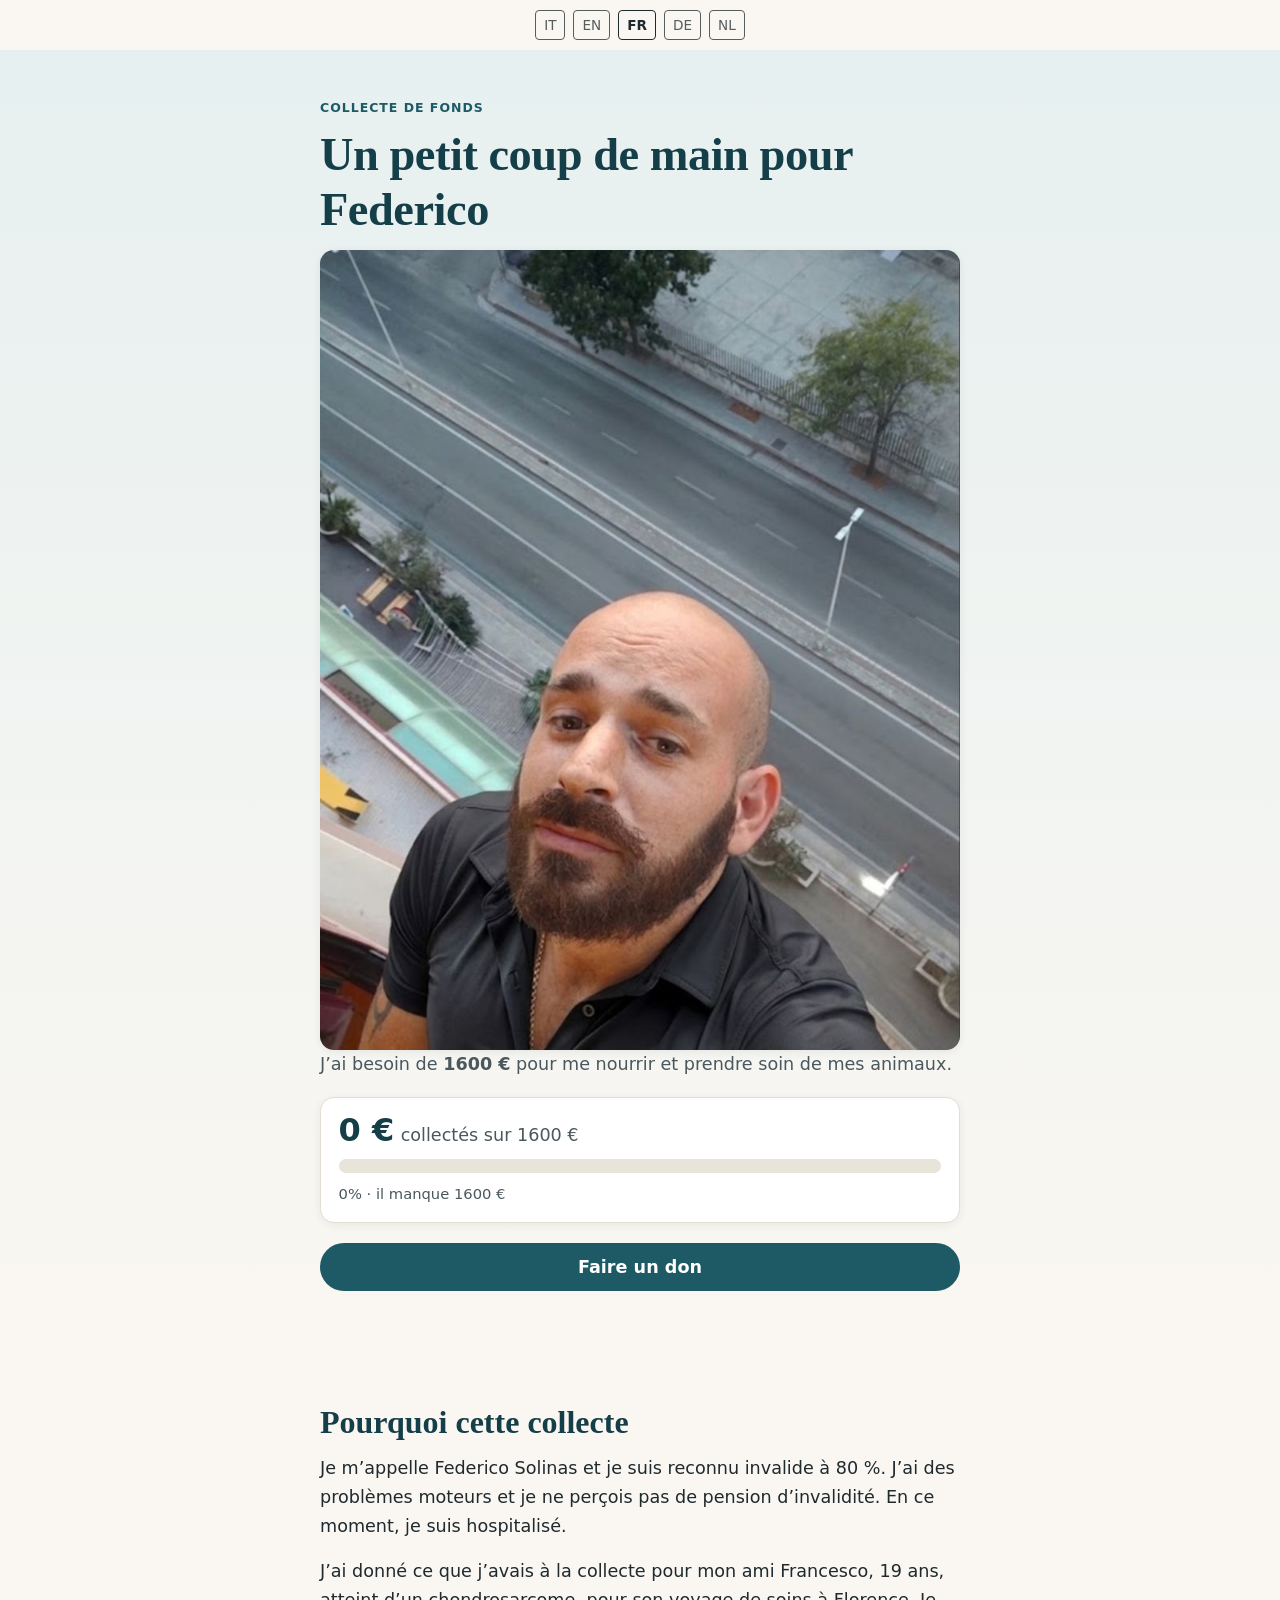
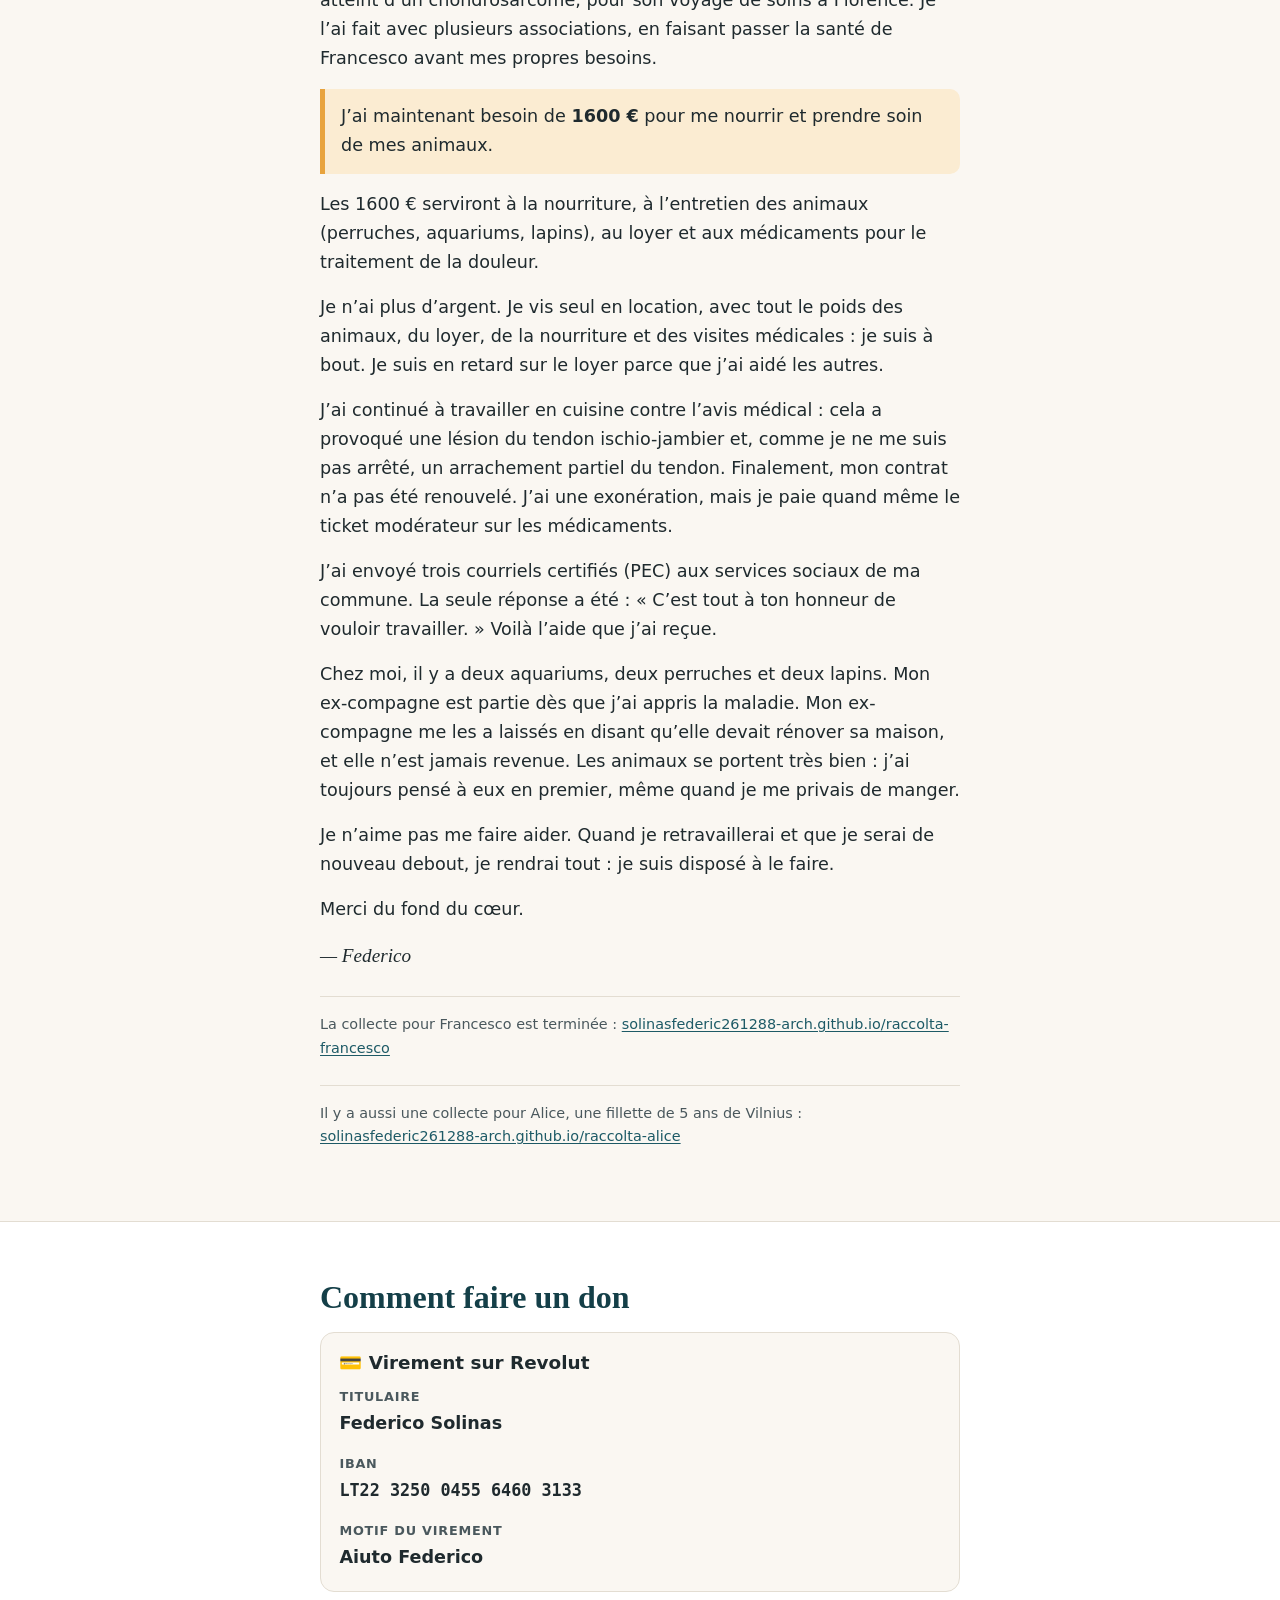
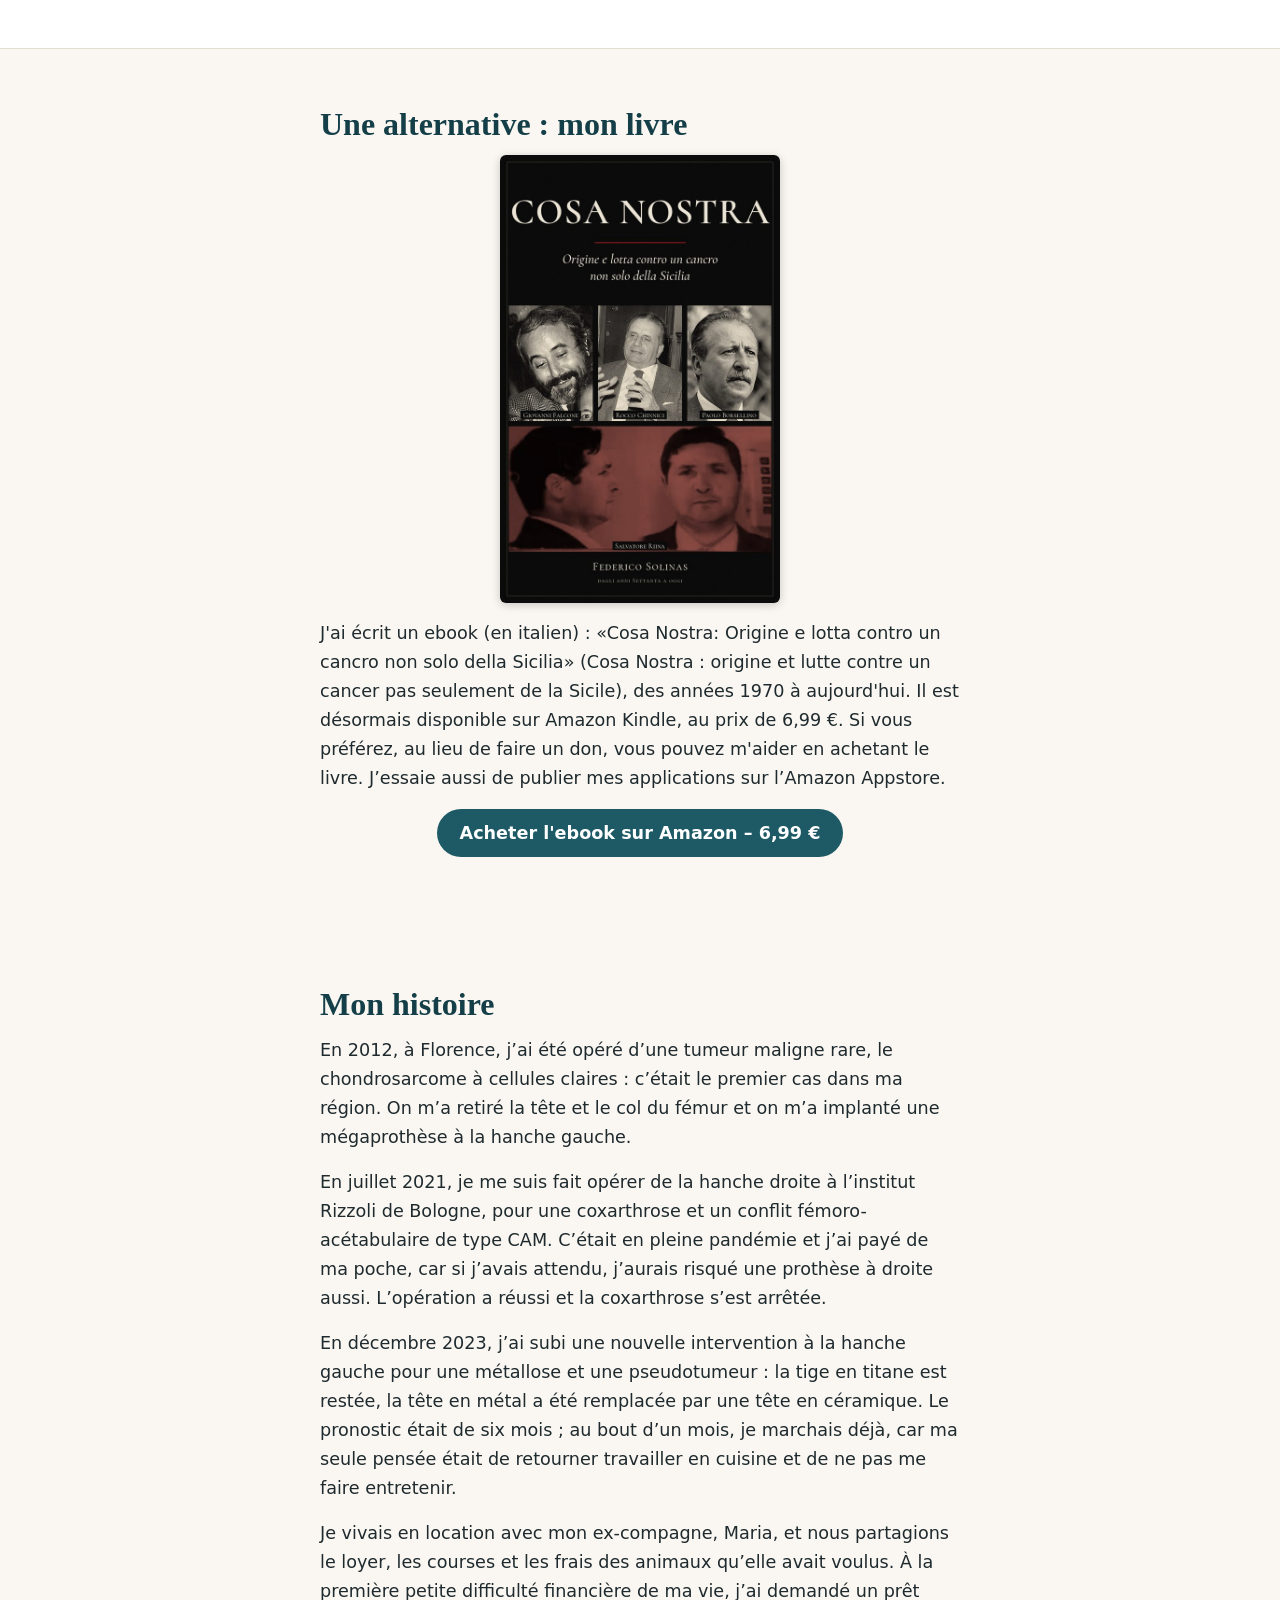
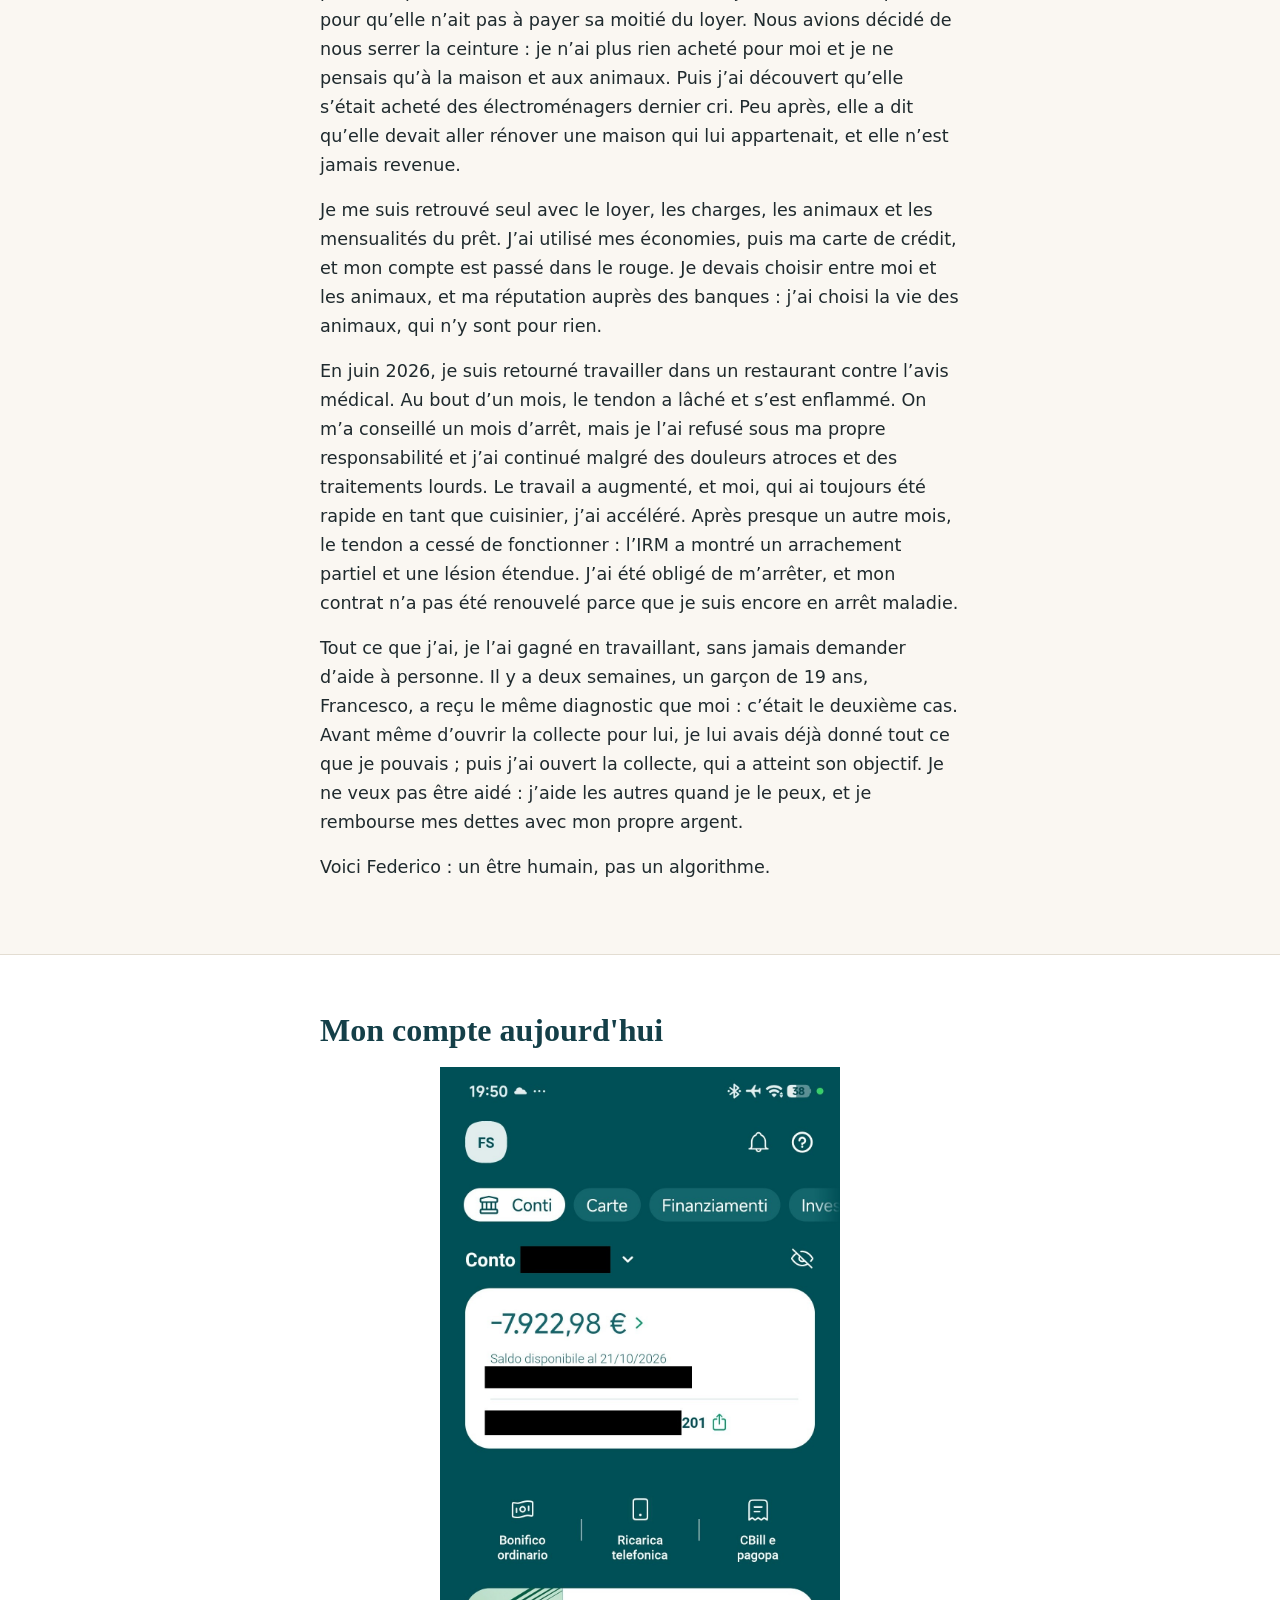
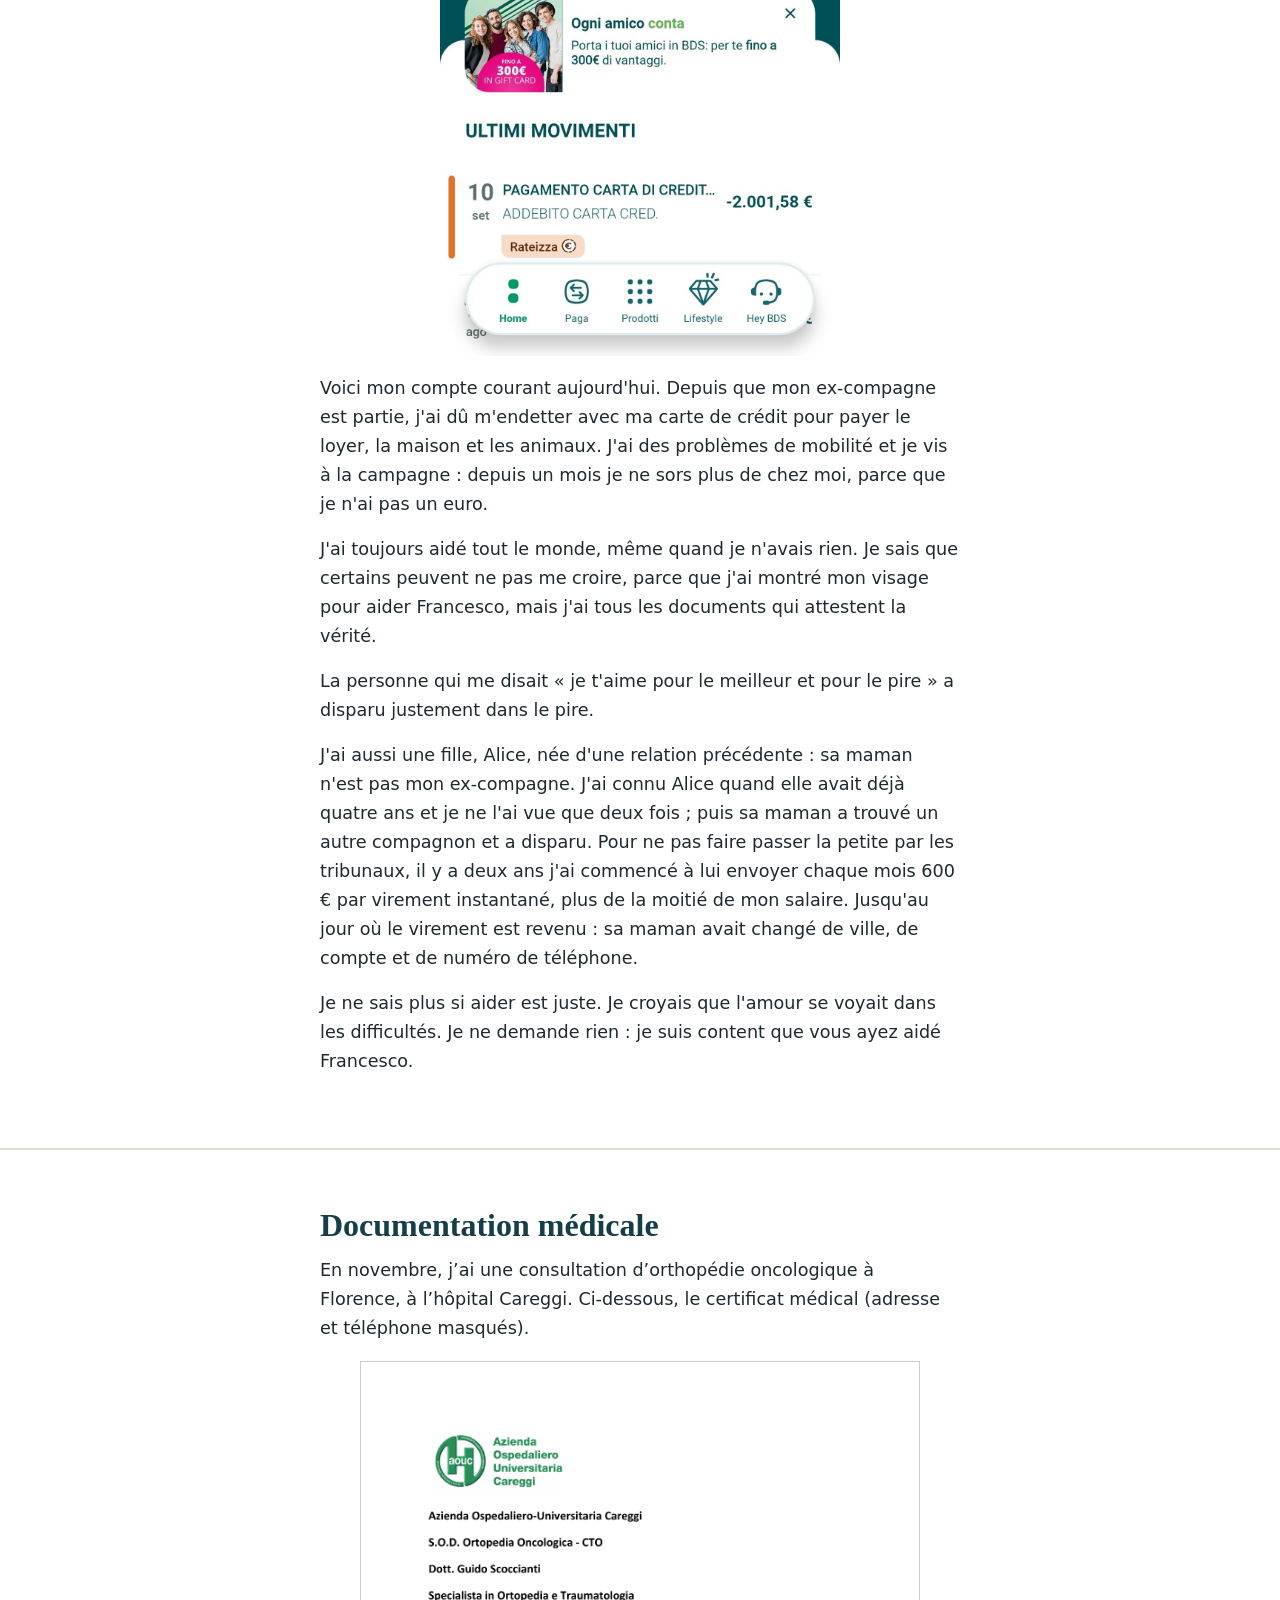
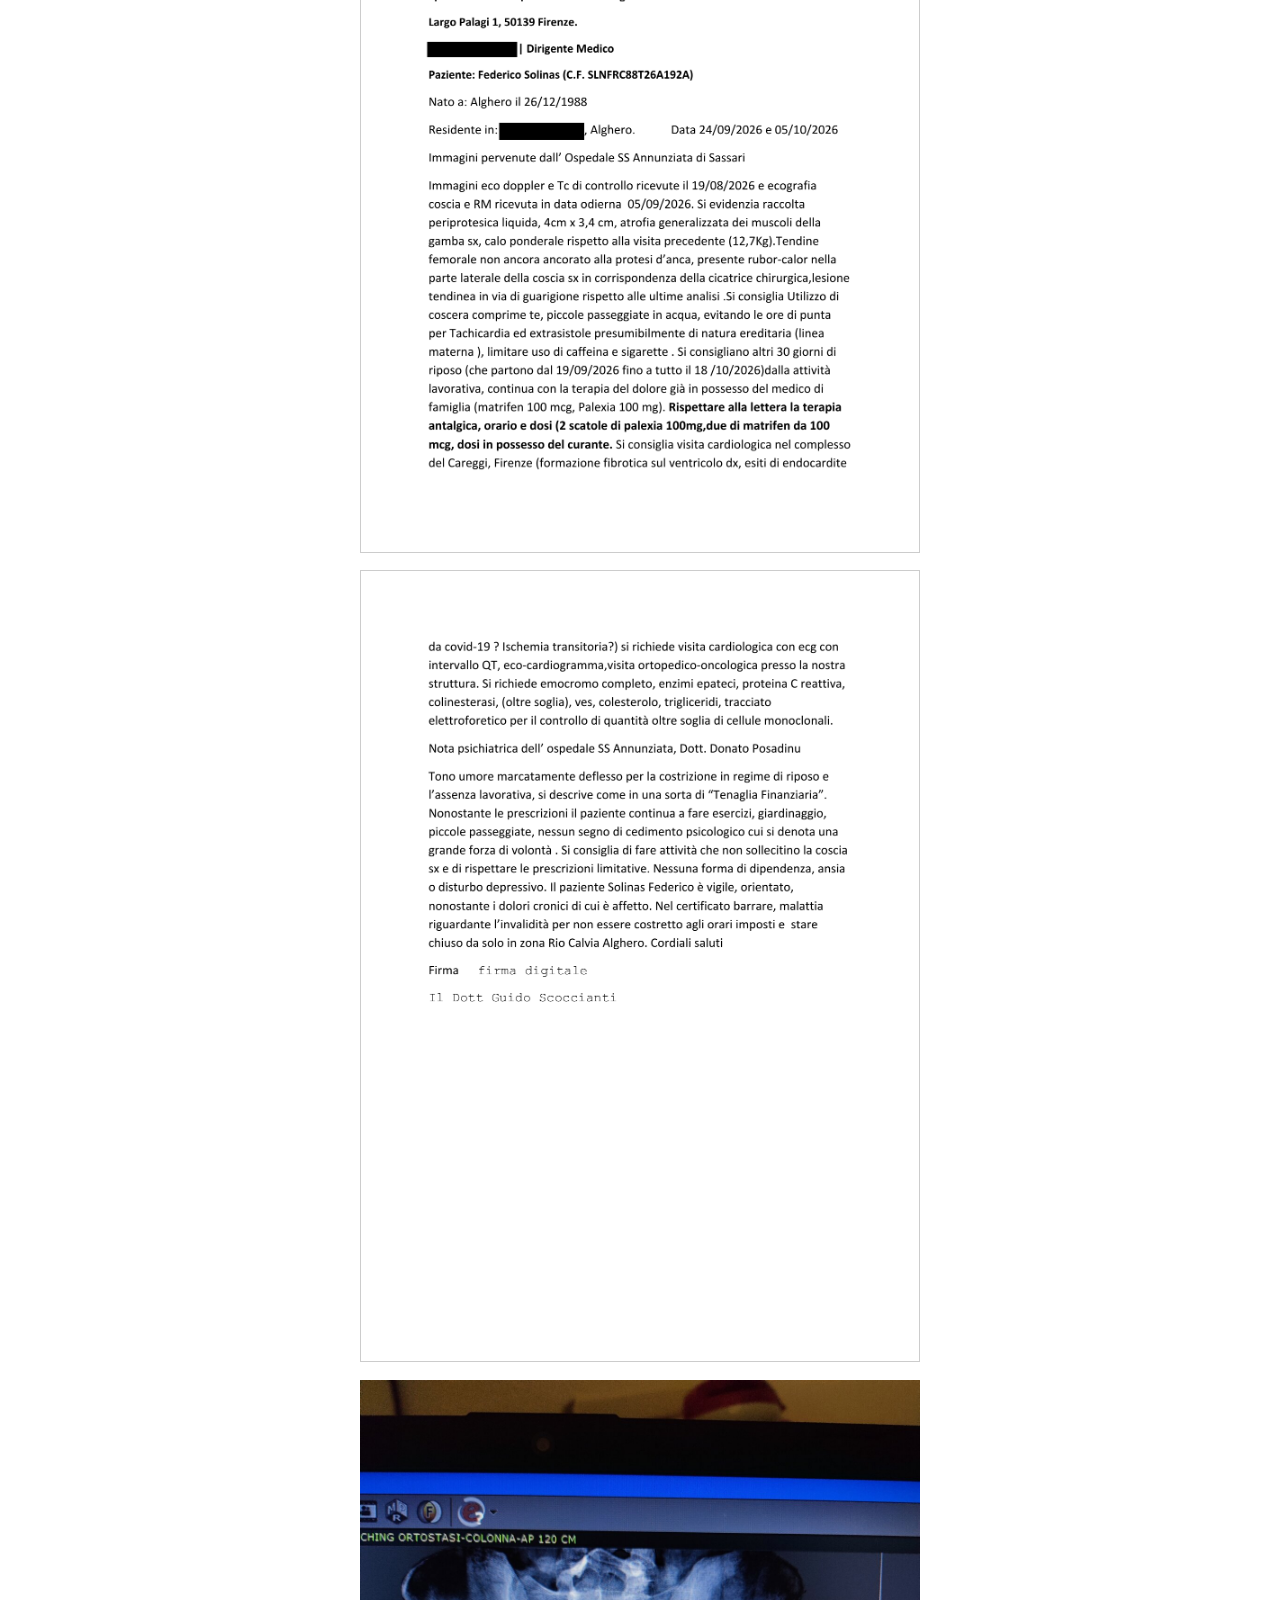
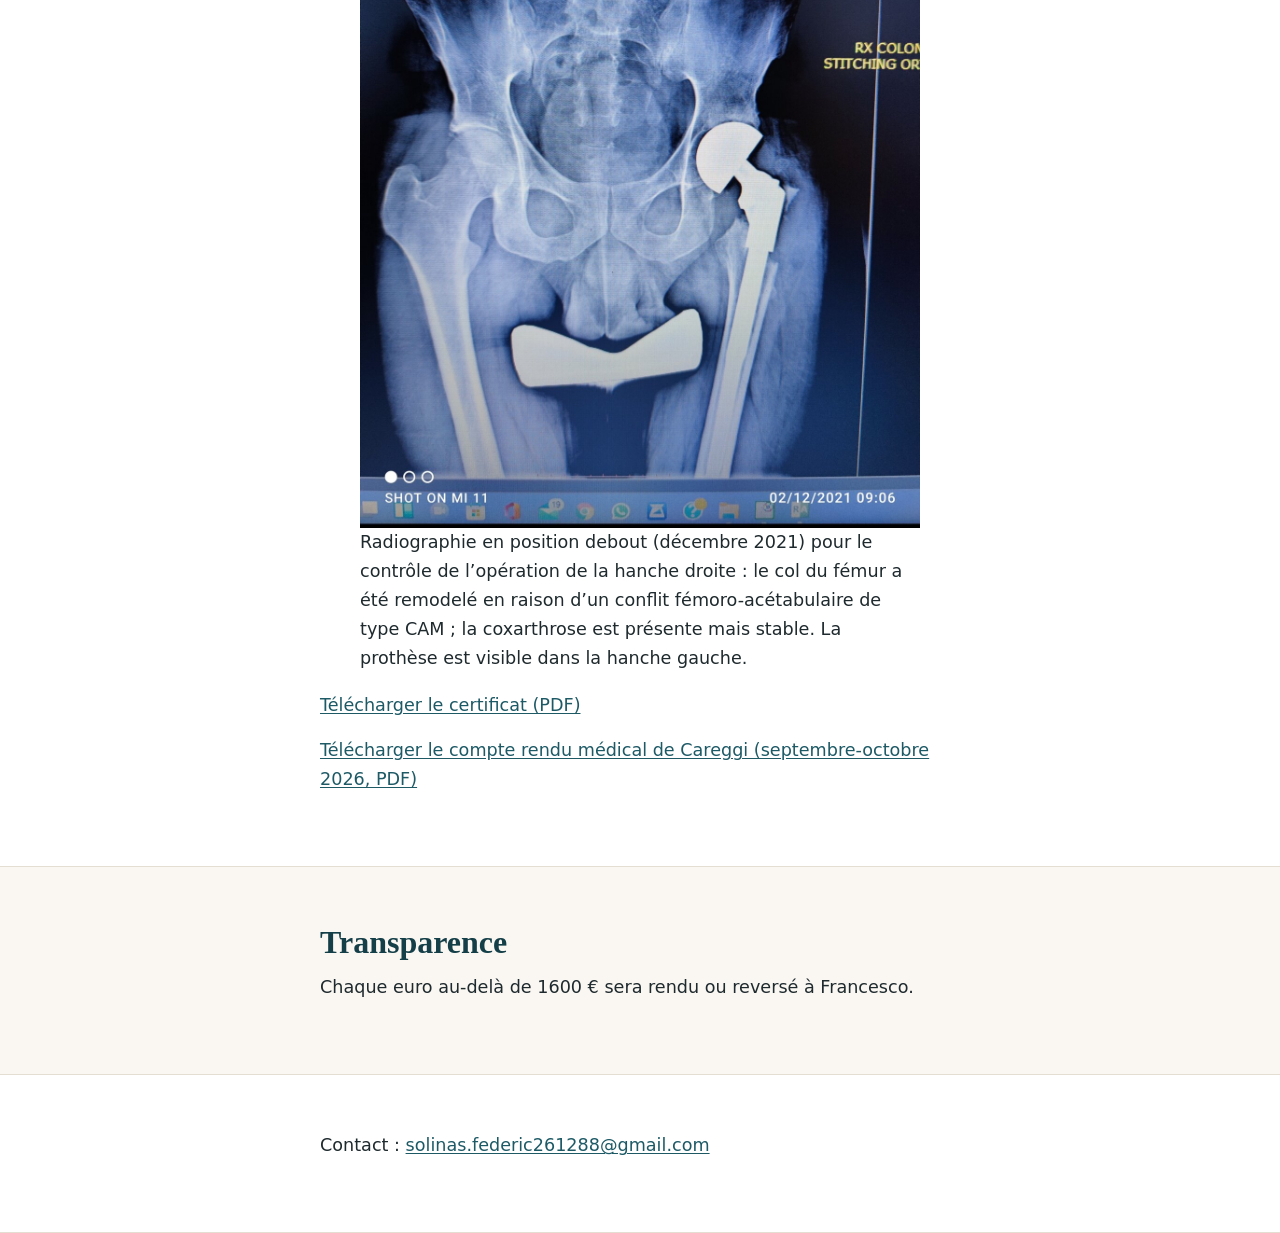
<file: fr.html>
<!doctype html>
<html lang="fr">
<head>
  <meta charset="utf-8">
  <meta name="viewport" content="width=device-width, initial-scale=1">
  <meta name="referrer" content="no-referrer">
  <title>Un petit coup de main pour Federico</title>
  <meta name="description" content="Federico a besoin de 1600 € pour se nourrir et prendre soin de ses animaux.">
  <meta name="theme-color" content="#1d5a66">
  <link rel="stylesheet" href="styles.css">
</head>
<body>
  <nav class="lingue" aria-label="Lingua / Language"><a href="index.html" hreflang="it">IT</a> <a href="en.html" hreflang="en">EN</a> <a href="fr.html" hreflang="fr" aria-current="page">FR</a> <a href="de.html" hreflang="de">DE</a> <a href="nl.html" hreflang="nl">NL</a></nav>
  <header class="hero">
    <div class="wrap stretto">
      <p class="eyebrow">Collecte de fonds</p>
      <h1>Un petit coup de main pour Federico</h1>
      <figure class="foto">
        <img src="images/federico.jpg" width="800" height="1024" alt="Federico Solinas" fetchpriority="high">
      </figure>
      <p class="lead">J’ai besoin de <strong>1600&nbsp;€</strong> pour me nourrir et prendre soin de mes animaux.</p>
      <div class="progresso">
        <p class="prog-cifre">
          <span class="prog-raccolto">0 €</span>
          <span class="prog-obiettivo">collectés sur 1600 €</span>
        </p>
        <div class="barra" role="progressbar" aria-valuemin="0" aria-valuemax="1600" aria-valuenow="0" aria-label="Euros collectés">
          <div class="barra-riempimento" style="width:0%"></div>
        </div>
        <p class="prog-nota">0% · il manque 1600 €</p>
      </div>
      <div class="cta">
        <a class="btn btn-primario" href="#dona">Faire un don</a>
      </div>
    </div>
  </header>

  <main>
    <section id="storia" class="sezione">
      <div class="wrap stretto">
        <h2>Pourquoi cette collecte</h2>
        <p>Je m’appelle Federico Solinas et je suis reconnu invalide à 80 %. J’ai des problèmes moteurs et je ne perçois pas de pension d’invalidité. En ce moment, je suis hospitalisé.</p>
        <p>J’ai donné ce que j’avais à la collecte pour mon ami Francesco, 19 ans, atteint d’un chondrosarcome, pour son voyage de soins à Florence. Je l’ai fait avec plusieurs associations, en faisant passer la santé de Francesco avant mes propres besoins.</p>
        <p class="evidenza">J’ai maintenant besoin de <strong>1600&nbsp;€</strong> pour me nourrir et prendre soin de mes animaux.</p>
        <p>Les 1600&nbsp;€ serviront à la nourriture, à l’entretien des animaux (perruches, aquariums, lapins), au loyer et aux médicaments pour le traitement de la douleur.</p>
        <p>Je n’ai plus d’argent. Je vis seul en location, avec tout le poids des animaux, du loyer, de la nourriture et des visites médicales : je suis à bout. Je suis en retard sur le loyer parce que j’ai aidé les autres.</p>
        <p>J’ai continué à travailler en cuisine contre l’avis médical : cela a provoqué une lésion du tendon ischio-jambier et, comme je ne me suis pas arrêté, un arrachement partiel du tendon. Finalement, mon contrat n’a pas été renouvelé. J’ai une exonération, mais je paie quand même le ticket modérateur sur les médicaments.</p>
        <p>J’ai envoyé trois courriels certifiés (PEC) aux services sociaux de ma commune. La seule réponse a été : « C’est tout à ton honneur de vouloir travailler. » Voilà l’aide que j’ai reçue.</p>
        <p>Chez moi, il y a deux aquariums, deux perruches et deux lapins. Mon ex-compagne est partie dès que j’ai appris la maladie. Mon ex-compagne me les a laissés en disant qu’elle devait rénover sa maison, et elle n’est jamais revenue. Les animaux se portent très bien : j’ai toujours pensé à eux en premier, même quand je me privais de manger.</p>
        <p>Je n’aime pas me faire aider. Quand je retravaillerai et que je serai de nouveau debout, je rendrai tout : je suis disposé à le faire.</p>
        <p>Merci du fond du cœur.</p>
        <p class="firma">— Federico</p>
        <p class="nota-privacy">La collecte pour Francesco est terminée : <a href="https://solinasfederic261288-arch.github.io/raccolta-francesco/">solinasfederic261288-arch.github.io/raccolta-francesco</a></p>
        <p class="nota-privacy">Il y a aussi une collecte pour Alice, une fillette de 5 ans de Vilnius : <a href="https://solinasfederic261288-arch.github.io/raccolta-alice/">solinasfederic261288-arch.github.io/raccolta-alice</a></p>
      </div>
    </section>

    <section id="dona" class="sezione sezione-chiara">
      <div class="wrap stretto">
        <h2>Comment faire un don</h2>
        <div class="card">
          <h3><span aria-hidden="true">💳</span> Virement sur Revolut</h3>
          <dl class="dati">
            <div><dt>Titulaire</dt><dd>Federico Solinas</dd></div>
            <div><dt>IBAN</dt><dd><span class="iban">LT22 3250 0455 6460 3133</span></dd></div>
            <div><dt>Motif du virement</dt><dd>Aiuto Federico</dd></div>
          </dl>
        </div>
      </div>
    </section>

    <section id="libro" class="sezione">
      <div class="wrap stretto">
        <h2>Une alternative : mon livre</h2>
        <img src="documenti/copertina-cosa-nostra.jpg" alt="Couverture du livre «Cosa Nostra: Origine e lotta contro un cancro non solo della Sicilia»" width="280" loading="lazy" style="display:block;max-width:280px;width:100%;height:auto;margin:0 auto 1rem;border-radius:6px;box-shadow:0 2px 10px rgba(0,0,0,.2)">
        <p>J'ai écrit un ebook (en italien) : «Cosa Nostra: Origine e lotta contro un cancro non solo della Sicilia» (Cosa Nostra : origine et lutte contre un cancer pas seulement de la Sicile), des années 1970 à aujourd'hui. Il est désormais disponible sur Amazon Kindle, au prix de 6,99 €. Si vous préférez, au lieu de faire un don, vous pouvez m'aider en achetant le livre. J’essaie aussi de publier mes applications sur l’Amazon Appstore.</p>
        <p style="text-align:center"><a class="btn btn-primario" href="https://www.amazon.it/dp/B0HP4M773D" target="_blank" rel="noopener">Acheter l'ebook sur Amazon – 6,99 €</a></p>
      </div>
    </section>

    <section id="mia-storia" class="sezione">
      <div class="wrap stretto">
        <h2>Mon histoire</h2>
        <p>En 2012, à Florence, j’ai été opéré d’une tumeur maligne rare, le chondrosarcome à cellules claires : c’était le premier cas dans ma région. On m’a retiré la tête et le col du fémur et on m’a implanté une mégaprothèse à la hanche gauche.</p>
        <p>En juillet 2021, je me suis fait opérer de la hanche droite à l’institut Rizzoli de Bologne, pour une coxarthrose et un conflit fémoro-acétabulaire de type CAM. C’était en pleine pandémie et j’ai payé de ma poche, car si j’avais attendu, j’aurais risqué une prothèse à droite aussi. L’opération a réussi et la coxarthrose s’est arrêtée.</p>
        <p>En décembre 2023, j’ai subi une nouvelle intervention à la hanche gauche pour une métallose et une pseudotumeur : la tige en titane est restée, la tête en métal a été remplacée par une tête en céramique. Le pronostic était de six mois ; au bout d’un mois, je marchais déjà, car ma seule pensée était de retourner travailler en cuisine et de ne pas me faire entretenir.</p>
        <p>Je vivais en location avec mon ex-compagne, Maria, et nous partagions le loyer, les courses et les frais des animaux qu’elle avait voulus. À la première petite difficulté financière de ma vie, j’ai demandé un prêt pour qu’elle n’ait pas à payer sa moitié du loyer. Nous avions décidé de nous serrer la ceinture : je n’ai plus rien acheté pour moi et je ne pensais qu’à la maison et aux animaux. Puis j’ai découvert qu’elle s’était acheté des électroménagers dernier cri. Peu après, elle a dit qu’elle devait aller rénover une maison qui lui appartenait, et elle n’est jamais revenue.</p>
        <p>Je me suis retrouvé seul avec le loyer, les charges, les animaux et les mensualités du prêt. J’ai utilisé mes économies, puis ma carte de crédit, et mon compte est passé dans le rouge. Je devais choisir entre moi et les animaux, et ma réputation auprès des banques : j’ai choisi la vie des animaux, qui n’y sont pour rien.</p>
        <p>En juin 2026, je suis retourné travailler dans un restaurant contre l’avis médical. Au bout d’un mois, le tendon a lâché et s’est enflammé. On m’a conseillé un mois d’arrêt, mais je l’ai refusé sous ma propre responsabilité et j’ai continué malgré des douleurs atroces et des traitements lourds. Le travail a augmenté, et moi, qui ai toujours été rapide en tant que cuisinier, j’ai accéléré. Après presque un autre mois, le tendon a cessé de fonctionner : l’IRM a montré un arrachement partiel et une lésion étendue. J’ai été obligé de m’arrêter, et mon contrat n’a pas été renouvelé parce que je suis encore en arrêt maladie.</p>
        <p>Tout ce que j’ai, je l’ai gagné en travaillant, sans jamais demander d’aide à personne. Il y a deux semaines, un garçon de 19 ans, Francesco, a reçu le même diagnostic que moi : c’était le deuxième cas. Avant même d’ouvrir la collecte pour lui, je lui avais déjà donné tout ce que je pouvais ; puis j’ai ouvert la collecte, qui a atteint son objectif. Je ne veux pas être aidé : j’aide les autres quand je le peux, et je rembourse mes dettes avec mon propre argent.</p>
        <p>Voici Federico : un être humain, pas un algorithme.</p>
      </div>
    </section>

    <section id="conto" class="sezione sezione-chiara">
      <div class="wrap stretto">
        <h2>Mon compte aujourd'hui</h2>
        <figure class="documento"><img src="documenti/estratto-conto.jpg" width="1080" height="2400" alt="Mon compte courant aujourd'hui (données personnelles masquées)" loading="lazy" style="width:100%;max-width:400px;height:auto;display:block;margin:0 auto"></figure>
        <p>Voici mon compte courant aujourd'hui. Depuis que mon ex-compagne est partie, j'ai dû m'endetter avec ma carte de crédit pour payer le loyer, la maison et les animaux. J'ai des problèmes de mobilité et je vis à la campagne : depuis un mois je ne sors plus de chez moi, parce que je n'ai pas un euro.</p>
        <p>J'ai toujours aidé tout le monde, même quand je n'avais rien. Je sais que certains peuvent ne pas me croire, parce que j'ai montré mon visage pour aider Francesco, mais j'ai tous les documents qui attestent la vérité.</p>
        <p>La personne qui me disait « je t'aime pour le meilleur et pour le pire » a disparu justement dans le pire.</p>
        <p>J'ai aussi une fille, Alice, née d'une relation précédente : sa maman n'est pas mon ex-compagne. J'ai connu Alice quand elle avait déjà quatre ans et je ne l'ai vue que deux fois ; puis sa maman a trouvé un autre compagnon et a disparu. Pour ne pas faire passer la petite par les tribunaux, il y a deux ans j'ai commencé à lui envoyer chaque mois 600 € par virement instantané, plus de la moitié de mon salaire. Jusqu'au jour où le virement est revenu : sa maman avait changé de ville, de compte et de numéro de téléphone.</p>
        <p>Je ne sais plus si aider est juste. Je croyais que l'amour se voyait dans les difficultés. Je ne demande rien : je suis content que vous ayez aidé Francesco.</p>
      </div>
    </section>

    <section id="documenti" class="sezione sezione-chiara">
      <div class="wrap stretto">
        <h2>Documentation médicale</h2>
        <p>En novembre, j’ai une consultation d’orthopédie oncologique à Florence, à l’hôpital Careggi. Ci-dessous, le certificat médical (adresse et téléphone masqués).</p>
        <figure class="documento"><img src="documenti/certificato-pagina-1.png" width="1240" height="1754" alt="Certificat médical, page 1" loading="lazy" style="width:100%;height:auto;border:1px solid #ccc"></figure>
        <figure class="documento"><img src="documenti/certificato-pagina-2.png" width="1240" height="1754" alt="Certificat médical, page 2" loading="lazy" style="width:100%;height:auto;border:1px solid #ccc"></figure>
        <figure class="documento"><img src="documenti/radiografia-anca.jpg" width="1200" height="1604" alt="Radiographie en position debout (décembre 2021) pour le contrôle de l’opération de la hanche droite : le col du fémur a été remodelé en raison d’un conflit fémoro-acétabulaire de type CAM ; la coxarthrose est présente mais stable. La prothèse est visible dans la hanche gauche." loading="lazy" style="width:100%;height:auto"><figcaption>Radiographie en position debout (décembre 2021) pour le contrôle de l’opération de la hanche droite : le col du fémur a été remodelé en raison d’un conflit fémoro-acétabulaire de type CAM ; la coxarthrose est présente mais stable. La prothèse est visible dans la hanche gauche.</figcaption></figure>
        <p><a href="documenti/certificato-medico.pdf">Télécharger le certificat (PDF)</a></p>
        <p><a href="documenti/referto-careggi-2026.pdf">Télécharger le compte rendu médical de Careggi (septembre-octobre 2026, PDF)</a></p>
      </div>
    </section>

    <section id="trasparenza" class="sezione">
      <div class="wrap stretto">
        <h2>Transparence</h2>
        <p>Chaque euro au-delà de 1600&nbsp;€ sera rendu ou reversé à Francesco.</p>
      </div>
    </section>
  </main>

  <footer class="sezione sezione-chiara">
    <div class="wrap stretto">
      <p>Contact : <a href="mailto:solinas.federic261288@gmail.com">solinas.federic261288@gmail.com</a></p>
    </div>
  </footer>
</body>
</html>
</file>
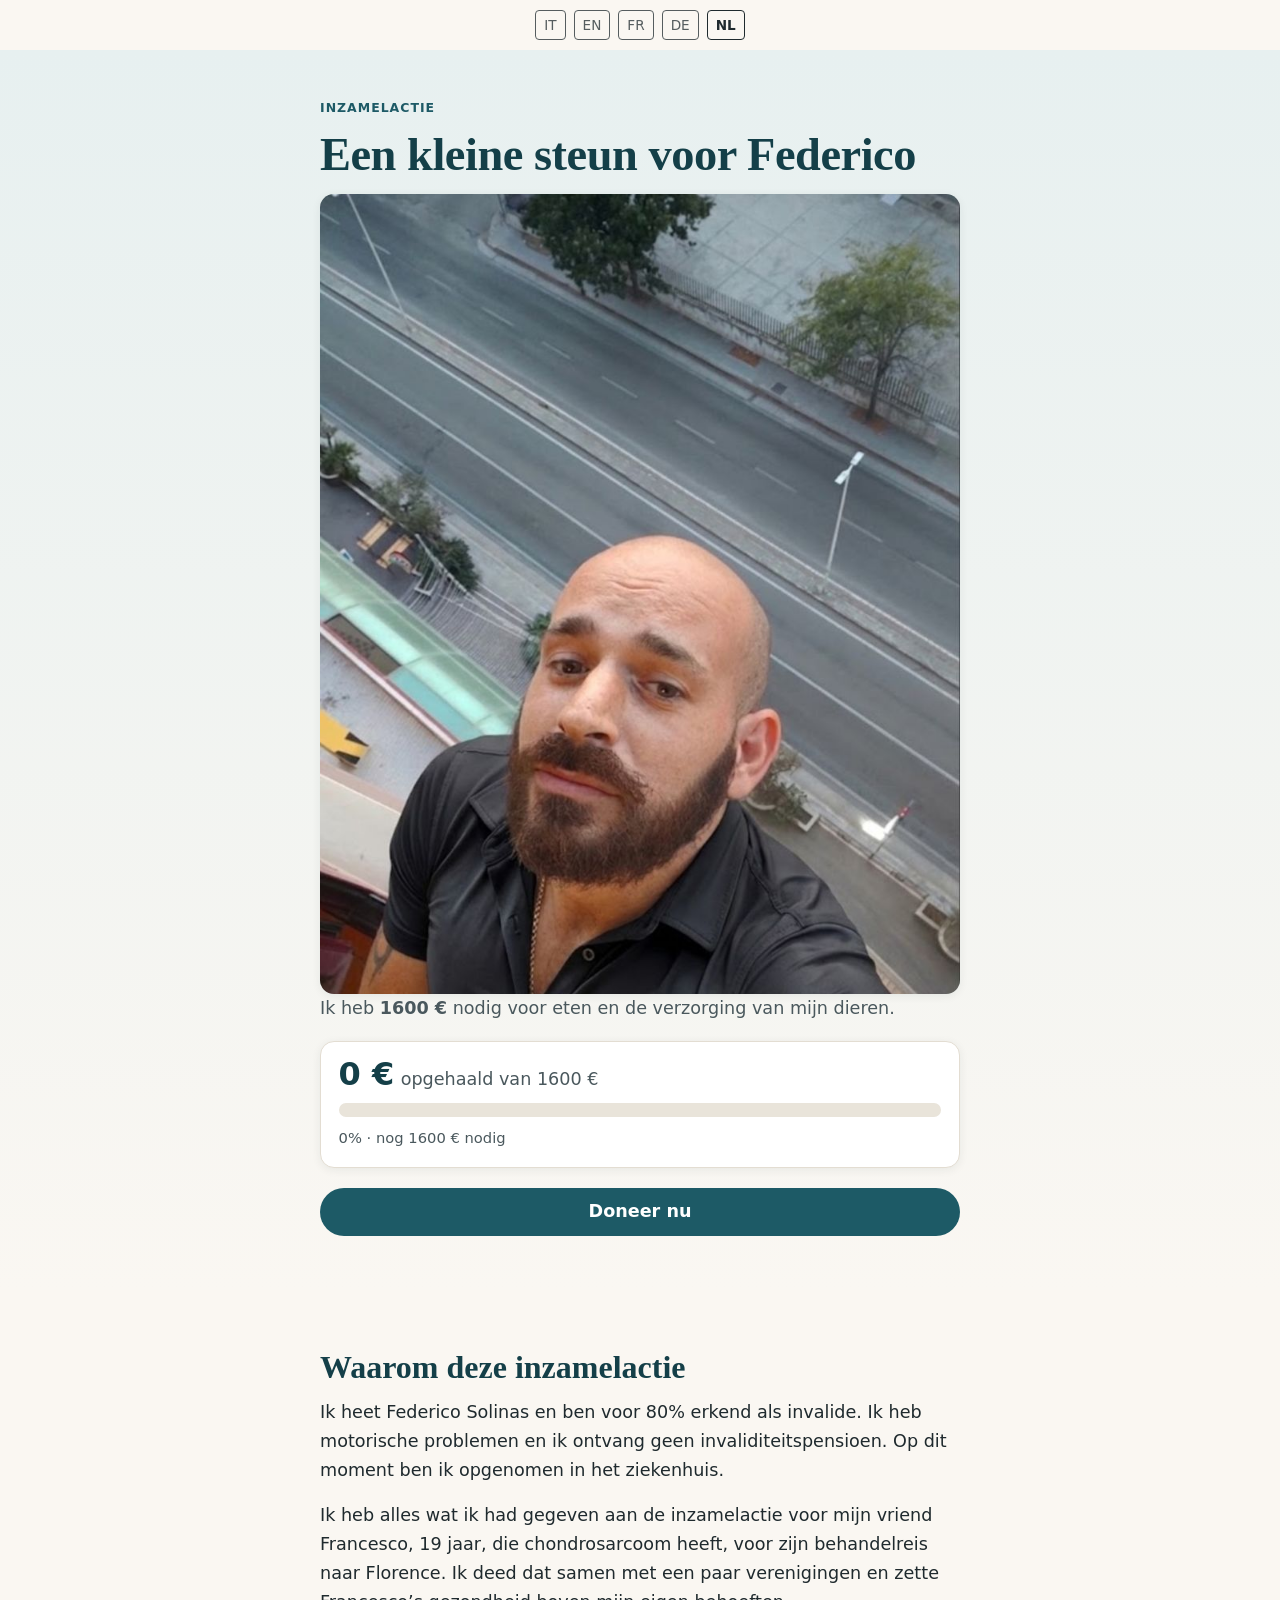
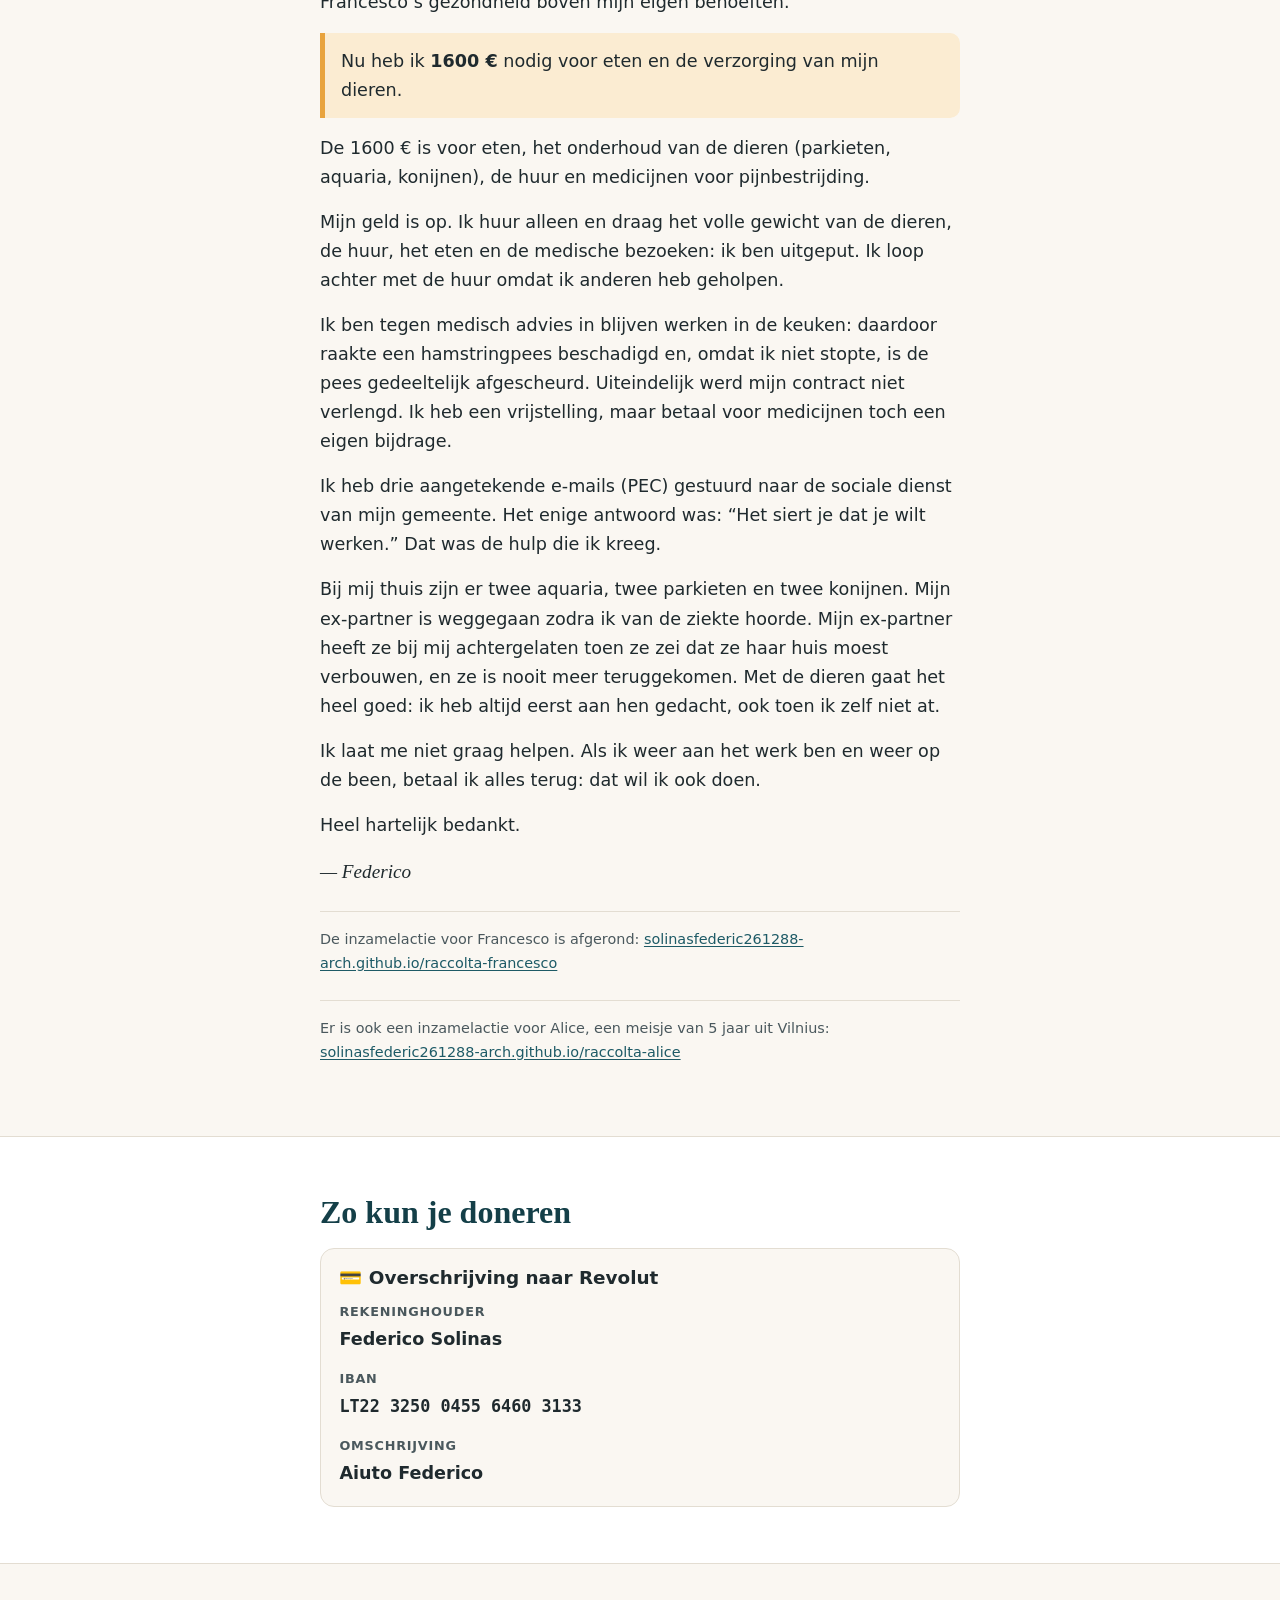
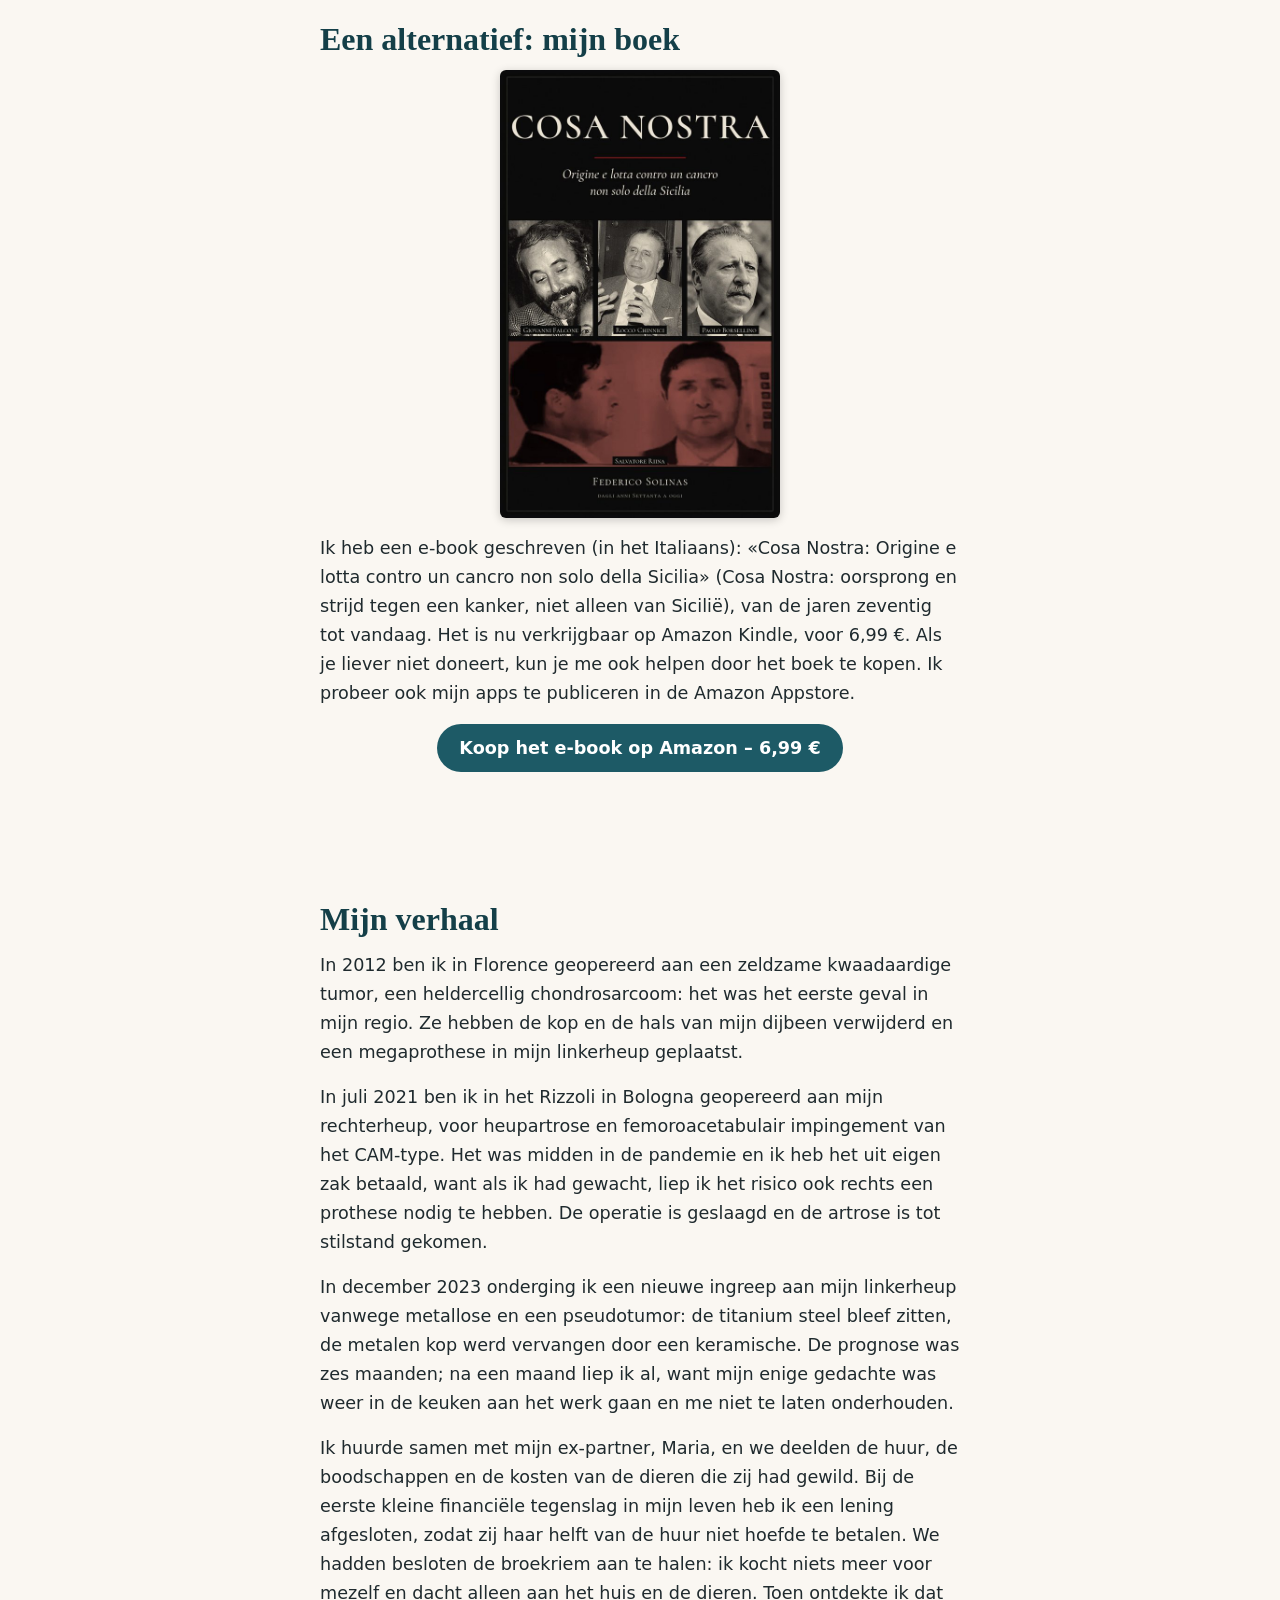
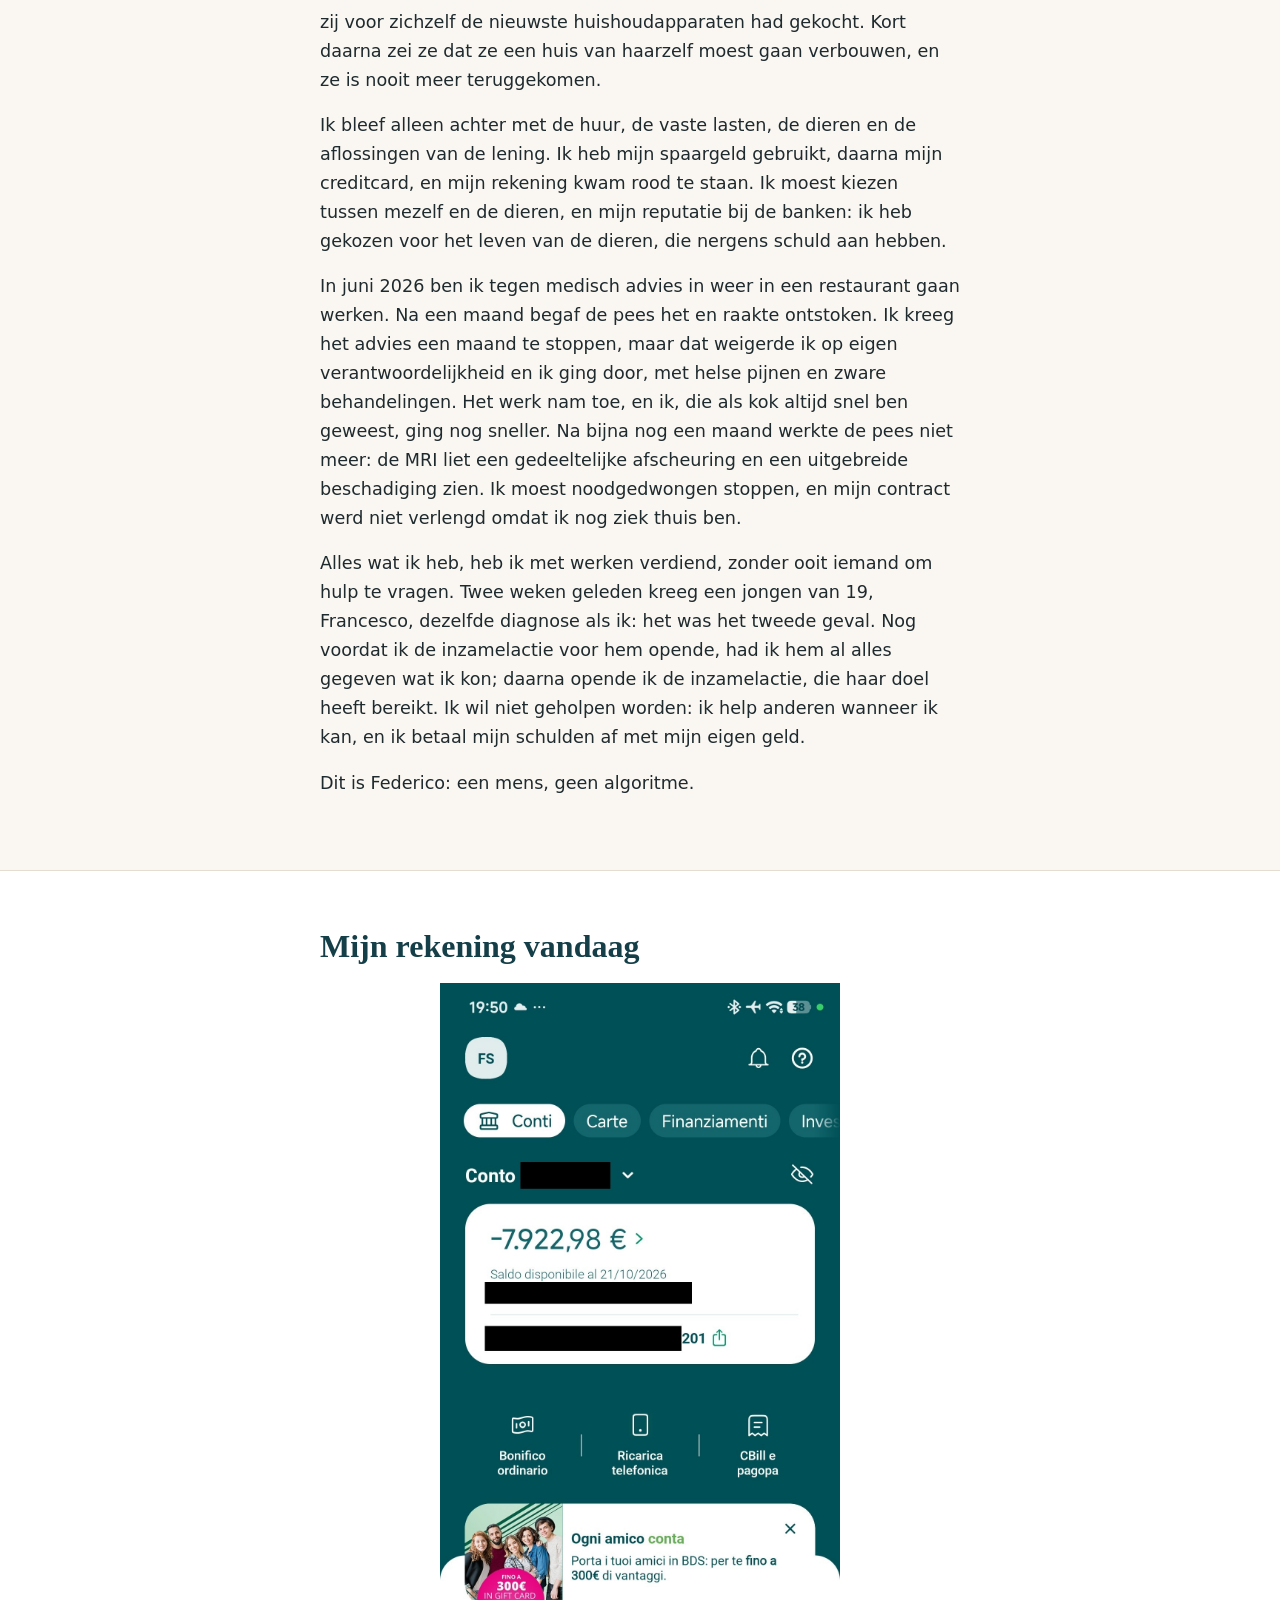
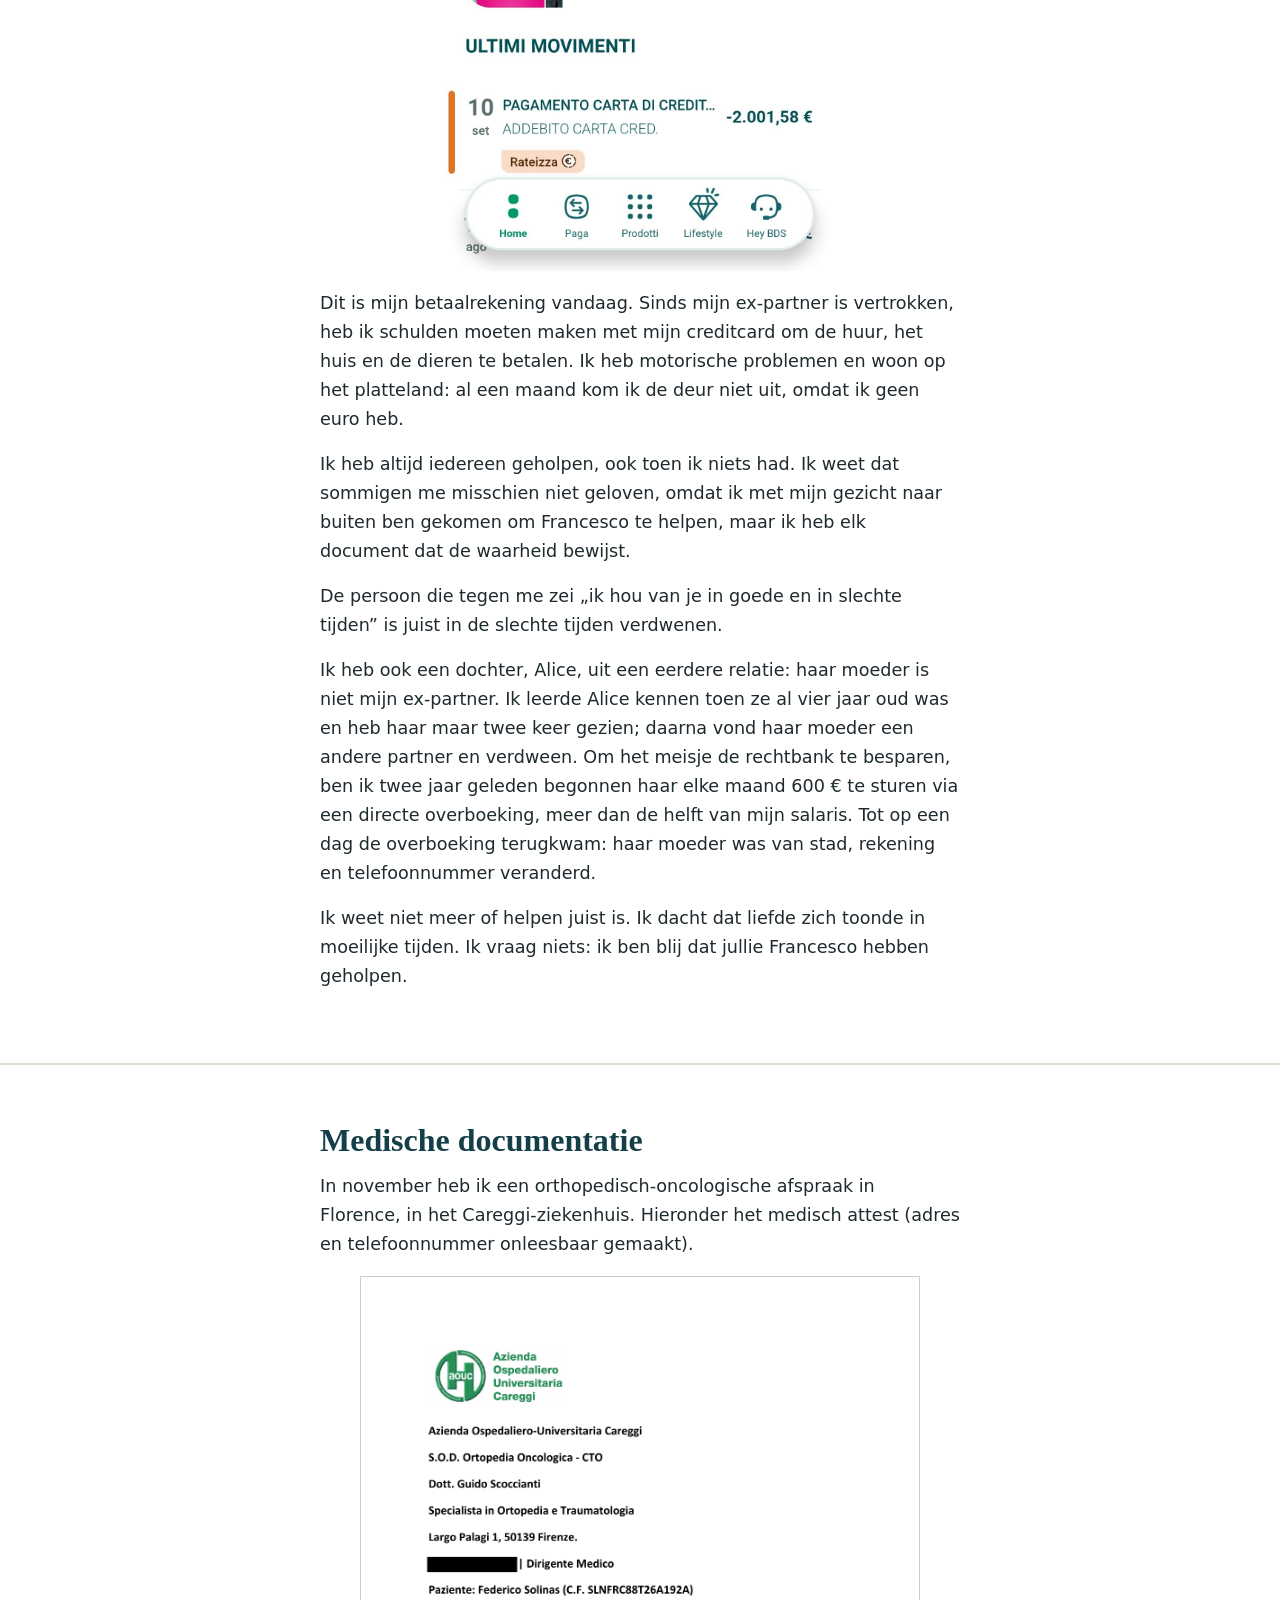
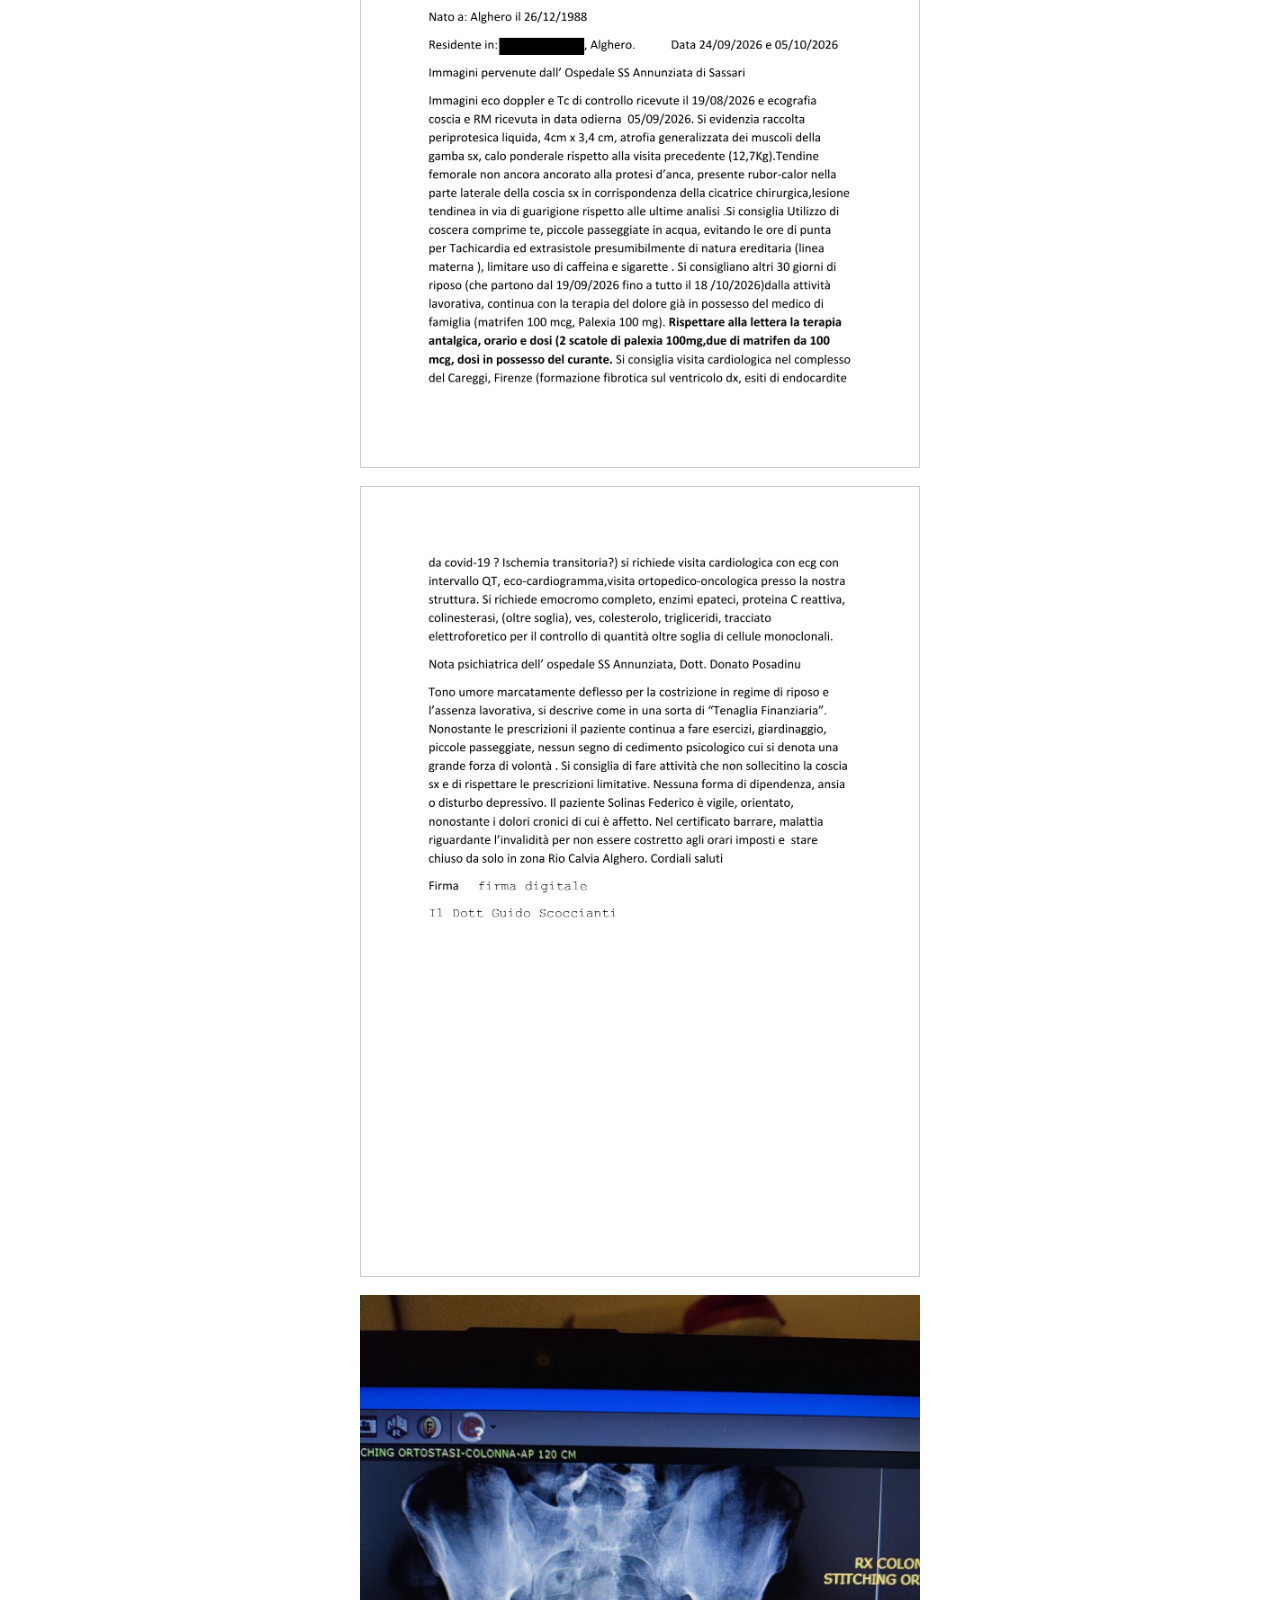
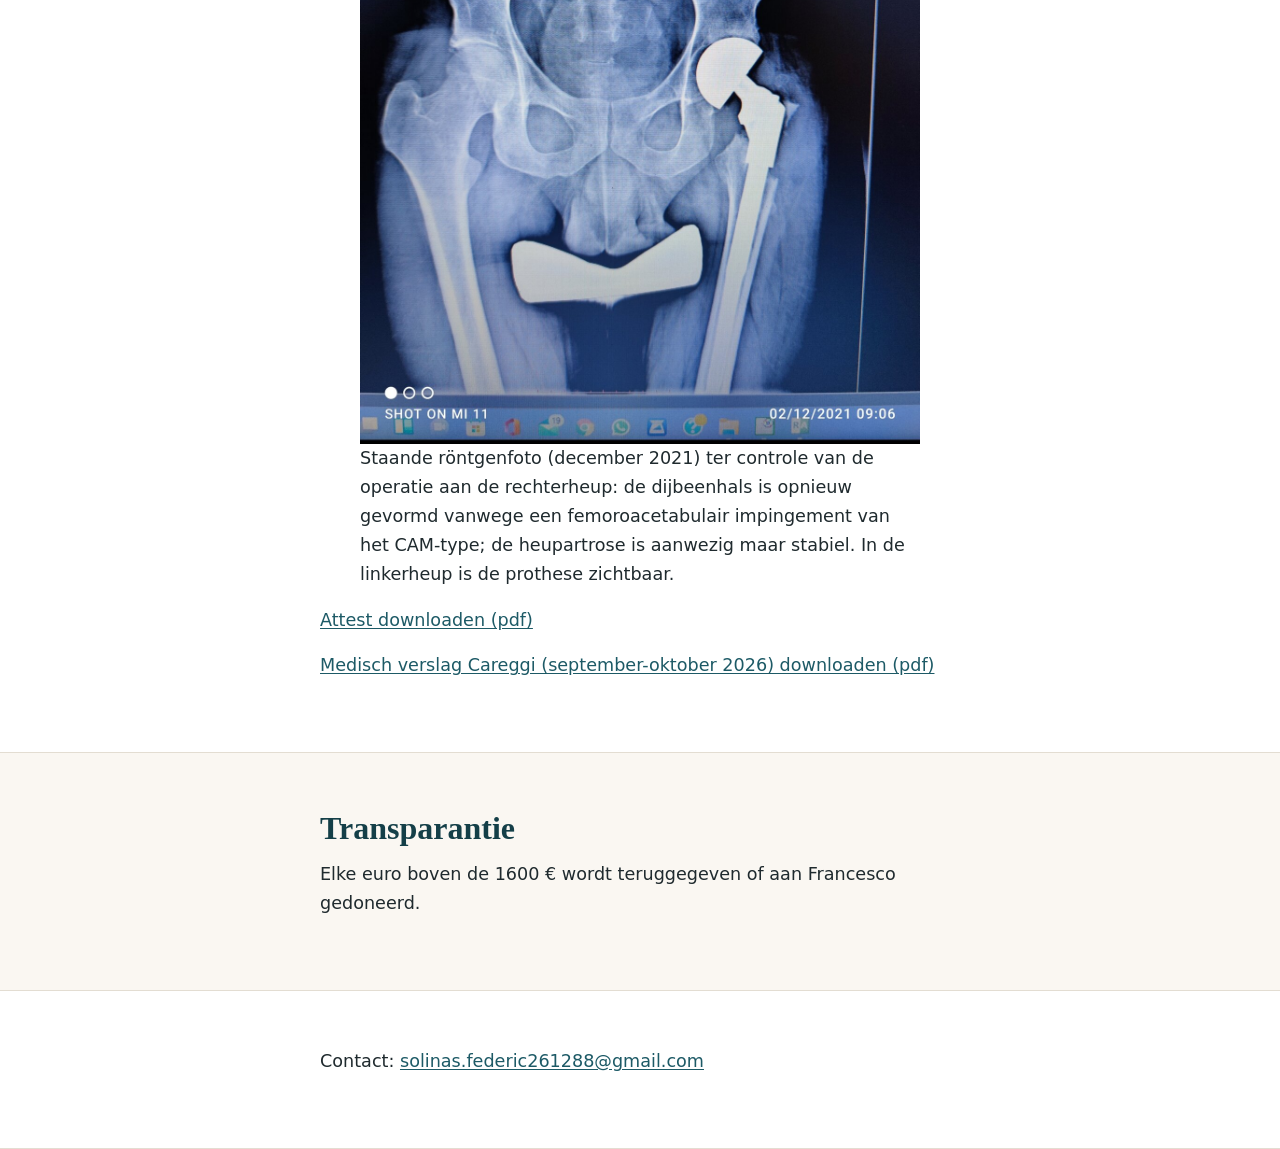
<file: nl.html>
<!doctype html>
<html lang="nl">
<head>
  <meta charset="utf-8">
  <meta name="viewport" content="width=device-width, initial-scale=1">
  <meta name="referrer" content="no-referrer">
  <title>Een kleine steun voor Federico</title>
  <meta name="description" content="Federico heeft 1600 € nodig voor eten en de verzorging van zijn dieren.">
  <meta name="theme-color" content="#1d5a66">
  <link rel="stylesheet" href="styles.css">
</head>
<body>
  <nav class="lingue" aria-label="Lingua / Language"><a href="index.html" hreflang="it">IT</a> <a href="en.html" hreflang="en">EN</a> <a href="fr.html" hreflang="fr">FR</a> <a href="de.html" hreflang="de">DE</a> <a href="nl.html" hreflang="nl" aria-current="page">NL</a></nav>
  <header class="hero">
    <div class="wrap stretto">
      <p class="eyebrow">Inzamelactie</p>
      <h1>Een kleine steun voor Federico</h1>
      <figure class="foto">
        <img src="images/federico.jpg" width="800" height="1024" alt="Federico Solinas" fetchpriority="high">
      </figure>
      <p class="lead">Ik heb <strong>1600&nbsp;€</strong> nodig voor eten en de verzorging van mijn dieren.</p>
      <div class="progresso">
        <p class="prog-cifre">
          <span class="prog-raccolto">0 €</span>
          <span class="prog-obiettivo">opgehaald van 1600 €</span>
        </p>
        <div class="barra" role="progressbar" aria-valuemin="0" aria-valuemax="1600" aria-valuenow="0" aria-label="Opgehaalde euro">
          <div class="barra-riempimento" style="width:0%"></div>
        </div>
        <p class="prog-nota">0% · nog 1600 € nodig</p>
      </div>
      <div class="cta">
        <a class="btn btn-primario" href="#dona">Doneer nu</a>
      </div>
    </div>
  </header>

  <main>
    <section id="storia" class="sezione">
      <div class="wrap stretto">
        <h2>Waarom deze inzamelactie</h2>
        <p>Ik heet Federico Solinas en ben voor 80% erkend als invalide. Ik heb motorische problemen en ik ontvang geen invaliditeitspensioen. Op dit moment ben ik opgenomen in het ziekenhuis.</p>
        <p>Ik heb alles wat ik had gegeven aan de inzamelactie voor mijn vriend Francesco, 19 jaar, die chondrosarcoom heeft, voor zijn behandelreis naar Florence. Ik deed dat samen met een paar verenigingen en zette Francesco’s gezondheid boven mijn eigen behoeften.</p>
        <p class="evidenza">Nu heb ik <strong>1600&nbsp;€</strong> nodig voor eten en de verzorging van mijn dieren.</p>
        <p>De 1600&nbsp;€ is voor eten, het onderhoud van de dieren (parkieten, aquaria, konijnen), de huur en medicijnen voor pijnbestrijding.</p>
        <p>Mijn geld is op. Ik huur alleen en draag het volle gewicht van de dieren, de huur, het eten en de medische bezoeken: ik ben uitgeput. Ik loop achter met de huur omdat ik anderen heb geholpen.</p>
        <p>Ik ben tegen medisch advies in blijven werken in de keuken: daardoor raakte een hamstringpees beschadigd en, omdat ik niet stopte, is de pees gedeeltelijk afgescheurd. Uiteindelijk werd mijn contract niet verlengd. Ik heb een vrijstelling, maar betaal voor medicijnen toch een eigen bijdrage.</p>
        <p>Ik heb drie aangetekende e-mails (PEC) gestuurd naar de sociale dienst van mijn gemeente. Het enige antwoord was: “Het siert je dat je wilt werken.” Dat was de hulp die ik kreeg.</p>
        <p>Bij mij thuis zijn er twee aquaria, twee parkieten en twee konijnen. Mijn ex-partner is weggegaan zodra ik van de ziekte hoorde. Mijn ex-partner heeft ze bij mij achtergelaten toen ze zei dat ze haar huis moest verbouwen, en ze is nooit meer teruggekomen. Met de dieren gaat het heel goed: ik heb altijd eerst aan hen gedacht, ook toen ik zelf niet at.</p>
        <p>Ik laat me niet graag helpen. Als ik weer aan het werk ben en weer op de been, betaal ik alles terug: dat wil ik ook doen.</p>
        <p>Heel hartelijk bedankt.</p>
        <p class="firma">— Federico</p>
        <p class="nota-privacy">De inzamelactie voor Francesco is afgerond: <a href="https://solinasfederic261288-arch.github.io/raccolta-francesco/">solinasfederic261288-arch.github.io/raccolta-francesco</a></p>
        <p class="nota-privacy">Er is ook een inzamelactie voor Alice, een meisje van 5 jaar uit Vilnius: <a href="https://solinasfederic261288-arch.github.io/raccolta-alice/">solinasfederic261288-arch.github.io/raccolta-alice</a></p>
      </div>
    </section>

    <section id="dona" class="sezione sezione-chiara">
      <div class="wrap stretto">
        <h2>Zo kun je doneren</h2>
        <div class="card">
          <h3><span aria-hidden="true">💳</span> Overschrijving naar Revolut</h3>
          <dl class="dati">
            <div><dt>Rekeninghouder</dt><dd>Federico Solinas</dd></div>
            <div><dt>IBAN</dt><dd><span class="iban">LT22 3250 0455 6460 3133</span></dd></div>
            <div><dt>Omschrijving</dt><dd>Aiuto Federico</dd></div>
          </dl>
        </div>
      </div>
    </section>

    <section id="libro" class="sezione">
      <div class="wrap stretto">
        <h2>Een alternatief: mijn boek</h2>
        <img src="documenti/copertina-cosa-nostra.jpg" alt="Omslag van het boek «Cosa Nostra: Origine e lotta contro un cancro non solo della Sicilia»" width="280" loading="lazy" style="display:block;max-width:280px;width:100%;height:auto;margin:0 auto 1rem;border-radius:6px;box-shadow:0 2px 10px rgba(0,0,0,.2)">
        <p>Ik heb een e-book geschreven (in het Italiaans): «Cosa Nostra: Origine e lotta contro un cancro non solo della Sicilia» (Cosa Nostra: oorsprong en strijd tegen een kanker, niet alleen van Sicilië), van de jaren zeventig tot vandaag. Het is nu verkrijgbaar op Amazon Kindle, voor 6,99 €. Als je liever niet doneert, kun je me ook helpen door het boek te kopen. Ik probeer ook mijn apps te publiceren in de Amazon Appstore.</p>
        <p style="text-align:center"><a class="btn btn-primario" href="https://www.amazon.it/dp/B0HP4M773D" target="_blank" rel="noopener">Koop het e-book op Amazon – 6,99 €</a></p>
      </div>
    </section>

    <section id="mia-storia" class="sezione">
      <div class="wrap stretto">
        <h2>Mijn verhaal</h2>
        <p>In 2012 ben ik in Florence geopereerd aan een zeldzame kwaadaardige tumor, een heldercellig chondrosarcoom: het was het eerste geval in mijn regio. Ze hebben de kop en de hals van mijn dijbeen verwijderd en een megaprothese in mijn linkerheup geplaatst.</p>
        <p>In juli 2021 ben ik in het Rizzoli in Bologna geopereerd aan mijn rechterheup, voor heupartrose en femoroacetabulair impingement van het CAM-type. Het was midden in de pandemie en ik heb het uit eigen zak betaald, want als ik had gewacht, liep ik het risico ook rechts een prothese nodig te hebben. De operatie is geslaagd en de artrose is tot stilstand gekomen.</p>
        <p>In december 2023 onderging ik een nieuwe ingreep aan mijn linkerheup vanwege metallose en een pseudotumor: de titanium steel bleef zitten, de metalen kop werd vervangen door een keramische. De prognose was zes maanden; na een maand liep ik al, want mijn enige gedachte was weer in de keuken aan het werk gaan en me niet te laten onderhouden.</p>
        <p>Ik huurde samen met mijn ex-partner, Maria, en we deelden de huur, de boodschappen en de kosten van de dieren die zij had gewild. Bij de eerste kleine financiële tegenslag in mijn leven heb ik een lening afgesloten, zodat zij haar helft van de huur niet hoefde te betalen. We hadden besloten de broekriem aan te halen: ik kocht niets meer voor mezelf en dacht alleen aan het huis en de dieren. Toen ontdekte ik dat zij voor zichzelf de nieuwste huishoudapparaten had gekocht. Kort daarna zei ze dat ze een huis van haarzelf moest gaan verbouwen, en ze is nooit meer teruggekomen.</p>
        <p>Ik bleef alleen achter met de huur, de vaste lasten, de dieren en de aflossingen van de lening. Ik heb mijn spaargeld gebruikt, daarna mijn creditcard, en mijn rekening kwam rood te staan. Ik moest kiezen tussen mezelf en de dieren, en mijn reputatie bij de banken: ik heb gekozen voor het leven van de dieren, die nergens schuld aan hebben.</p>
        <p>In juni 2026 ben ik tegen medisch advies in weer in een restaurant gaan werken. Na een maand begaf de pees het en raakte ontstoken. Ik kreeg het advies een maand te stoppen, maar dat weigerde ik op eigen verantwoordelijkheid en ik ging door, met helse pijnen en zware behandelingen. Het werk nam toe, en ik, die als kok altijd snel ben geweest, ging nog sneller. Na bijna nog een maand werkte de pees niet meer: de MRI liet een gedeeltelijke afscheuring en een uitgebreide beschadiging zien. Ik moest noodgedwongen stoppen, en mijn contract werd niet verlengd omdat ik nog ziek thuis ben.</p>
        <p>Alles wat ik heb, heb ik met werken verdiend, zonder ooit iemand om hulp te vragen. Twee weken geleden kreeg een jongen van 19, Francesco, dezelfde diagnose als ik: het was het tweede geval. Nog voordat ik de inzamelactie voor hem opende, had ik hem al alles gegeven wat ik kon; daarna opende ik de inzamelactie, die haar doel heeft bereikt. Ik wil niet geholpen worden: ik help anderen wanneer ik kan, en ik betaal mijn schulden af met mijn eigen geld.</p>
        <p>Dit is Federico: een mens, geen algoritme.</p>
      </div>
    </section>

    <section id="conto" class="sezione sezione-chiara">
      <div class="wrap stretto">
        <h2>Mijn rekening vandaag</h2>
        <figure class="documento"><img src="documenti/estratto-conto.jpg" width="1080" height="2400" alt="Mijn betaalrekening vandaag (persoonlijke gegevens afgeschermd)" loading="lazy" style="width:100%;max-width:400px;height:auto;display:block;margin:0 auto"></figure>
        <p>Dit is mijn betaalrekening vandaag. Sinds mijn ex-partner is vertrokken, heb ik schulden moeten maken met mijn creditcard om de huur, het huis en de dieren te betalen. Ik heb motorische problemen en woon op het platteland: al een maand kom ik de deur niet uit, omdat ik geen euro heb.</p>
        <p>Ik heb altijd iedereen geholpen, ook toen ik niets had. Ik weet dat sommigen me misschien niet geloven, omdat ik met mijn gezicht naar buiten ben gekomen om Francesco te helpen, maar ik heb elk document dat de waarheid bewijst.</p>
        <p>De persoon die tegen me zei „ik hou van je in goede en in slechte tijden” is juist in de slechte tijden verdwenen.</p>
        <p>Ik heb ook een dochter, Alice, uit een eerdere relatie: haar moeder is niet mijn ex-partner. Ik leerde Alice kennen toen ze al vier jaar oud was en heb haar maar twee keer gezien; daarna vond haar moeder een andere partner en verdween. Om het meisje de rechtbank te besparen, ben ik twee jaar geleden begonnen haar elke maand 600 € te sturen via een directe overboeking, meer dan de helft van mijn salaris. Tot op een dag de overboeking terugkwam: haar moeder was van stad, rekening en telefoonnummer veranderd.</p>
        <p>Ik weet niet meer of helpen juist is. Ik dacht dat liefde zich toonde in moeilijke tijden. Ik vraag niets: ik ben blij dat jullie Francesco hebben geholpen.</p>
      </div>
    </section>

    <section id="documenti" class="sezione sezione-chiara">
      <div class="wrap stretto">
        <h2>Medische documentatie</h2>
        <p>In november heb ik een orthopedisch-oncologische afspraak in Florence, in het Careggi-ziekenhuis. Hieronder het medisch attest (adres en telefoonnummer onleesbaar gemaakt).</p>
        <figure class="documento"><img src="documenti/certificato-pagina-1.png" width="1240" height="1754" alt="Medisch attest, pagina 1" loading="lazy" style="width:100%;height:auto;border:1px solid #ccc"></figure>
        <figure class="documento"><img src="documenti/certificato-pagina-2.png" width="1240" height="1754" alt="Medisch attest, pagina 2" loading="lazy" style="width:100%;height:auto;border:1px solid #ccc"></figure>
        <figure class="documento"><img src="documenti/radiografia-anca.jpg" width="1200" height="1604" alt="Staande röntgenfoto (december 2021) ter controle van de operatie aan de rechterheup: de dijbeenhals is opnieuw gevormd vanwege een femoroacetabulair impingement van het CAM-type; de heupartrose is aanwezig maar stabiel. In de linkerheup is de prothese zichtbaar." loading="lazy" style="width:100%;height:auto"><figcaption>Staande röntgenfoto (december 2021) ter controle van de operatie aan de rechterheup: de dijbeenhals is opnieuw gevormd vanwege een femoroacetabulair impingement van het CAM-type; de heupartrose is aanwezig maar stabiel. In de linkerheup is de prothese zichtbaar.</figcaption></figure>
        <p><a href="documenti/certificato-medico.pdf">Attest downloaden (pdf)</a></p>
        <p><a href="documenti/referto-careggi-2026.pdf">Medisch verslag Careggi (september-oktober 2026) downloaden (pdf)</a></p>
      </div>
    </section>

    <section id="trasparenza" class="sezione">
      <div class="wrap stretto">
        <h2>Transparantie</h2>
        <p>Elke euro boven de 1600&nbsp;€ wordt teruggegeven of aan Francesco gedoneerd.</p>
      </div>
    </section>
  </main>

  <footer class="sezione sezione-chiara">
    <div class="wrap stretto">
      <p>Contact: <a href="mailto:solinas.federic261288@gmail.com">solinas.federic261288@gmail.com</a></p>
    </div>
  </footer>
</body>
</html>
</file>
<file: styles.css>
/* Raccolta per Francesco — stile mobile-first, nessun font esterno */
:root {
  --bg: #faf7f2;
  --bg-chiaro: #ffffff;
  --testo: #1f2a2e;
  --testo-tenue: #4a585d;
  --primario: #1d5a66;
  --primario-scuro: #143f48;
  --accento: #e8a33d;
  --accento-tenue: #fbecd2;
  --bordo: #e3ddd2;
  --placeholder-bg: #fff4c2;
  --placeholder-bordo: #c99a00;
  --raggio: 14px;
  --ombra: 0 2px 10px rgba(20, 40, 45, .07);
  --font: system-ui, -apple-system, "Segoe UI", Roboto, "Noto Sans", "Helvetica Neue", Arial, sans-serif;
  --font-titoli: Georgia, "Noto Serif", "Times New Roman", serif;
}

*, *::before, *::after { box-sizing: border-box; }
[hidden] { display: none !important; }
html { scroll-behavior: smooth; -webkit-text-size-adjust: 100%; }
@media (prefers-reduced-motion: reduce) { html { scroll-behavior: auto; } * { transition: none !important; } }

body {
  margin: 0;
  font-family: var(--font);
  font-size: 1.0625rem;
  line-height: 1.65;
  color: var(--testo);
  background: var(--bg);
}

img { max-width: 100%; display: block; }
a { color: var(--primario); text-underline-offset: 2px; }
a:hover { color: var(--primario-scuro); }
:focus-visible { outline: 3px solid var(--accento); outline-offset: 3px; border-radius: 4px; }

.sr-only { position: absolute; width: 1px; height: 1px; padding: 0; margin: -1px; overflow: hidden; clip: rect(0 0 0 0); white-space: nowrap; border: 0; }
.skip { position: absolute; inset-inline-start: .5rem; top: 0; transform: translateY(-150%); background: var(--primario); color: #fff; padding: .6rem 1rem; z-index: 10; }
.skip:focus { transform: translateY(.5rem); }

.wrap { width: 100%; max-width: 1080px; margin: 0 auto; padding: 0 1.25rem; }
.stretto { max-width: 680px; }

h1, h2, h3 { line-height: 1.2; margin: 0 0 .75rem; }
h1 { font-family: var(--font-titoli); font-size: clamp(1.9rem, 7vw, 2.9rem); color: var(--primario-scuro); letter-spacing: -.01em; }
h2 { font-family: var(--font-titoli); font-size: clamp(1.5rem, 5vw, 2rem); color: var(--primario-scuro); }
h3 { font-size: 1.15rem; }
p { margin: 0 0 1rem; }

/* ---------- HERO ---------- */
.hero { padding: 1.25rem 0 2rem; background: linear-gradient(180deg, #e7f0f0 0%, var(--bg) 100%); }
.hero-grid { display: grid; gap: 1.1rem; grid-template-areas: "titolo" "foto" "corpo"; }
.hero-titolo { grid-area: titolo; }
.hero-titolo h1 { margin-bottom: 0; }
.foto { grid-area: foto; }
.hero-corpo { grid-area: corpo; }
.hero-top { display: flex; align-items: center; justify-content: space-between; gap: .4rem; margin-bottom: .5rem; }
.hero-top .eyebrow { margin-bottom: 0; }
.lingua { display: flex; align-items: center; gap: 0; font-size: .8rem; line-height: 1; font-weight: 700; flex-shrink: 0; color: var(--testo-tenue); }
.lingua a { display: inline-flex; align-items: center; justify-content: center; min-width: 1.75rem; min-height: 1.6rem; padding: 0 .3rem; border-radius: 6px; text-decoration: none; color: var(--primario); }
.lingua a:hover { background: rgba(29, 90, 102, .1); }
.lingua span { padding: 0 .1rem; opacity: .6; }
.lingua a[aria-current="page"] { background: var(--primario); color: #fff; }
.eyebrow { text-transform: uppercase; letter-spacing: .08em; font-size: .78rem; font-weight: 700; color: var(--primario); margin-bottom: .5rem; }
.lead { font-size: 1.1rem; color: var(--testo-tenue); margin-bottom: 1.1rem; }

.foto { margin: 0; border-radius: var(--raggio); overflow: hidden; aspect-ratio: 1 / 1; max-height: 50vh; width: 100%; background: #dfe8e8; box-shadow: var(--ombra); }
.foto img { width: 100%; height: 100%; object-fit: cover; object-position: 50% 80%; /* inquadra il viso di Federico */ }
.foto-placeholder {
  height: 100%; display: flex; flex-direction: column; align-items: center; justify-content: center; gap: .35rem;
  text-align: center; padding: 1rem; color: #6b5200;
  background: repeating-linear-gradient(45deg, var(--placeholder-bg), var(--placeholder-bg) 14px, #fff9dc 14px, #fff9dc 28px);
  border: 3px dashed var(--placeholder-bordo); border-radius: var(--raggio);
}
.foto-icona { font-size: 2.5rem; }
.foto-placeholder code { background: rgba(255,255,255,.7); padding: .1rem .35rem; border-radius: 4px; }

/* ---------- PROGRESSO ---------- */
.progresso { background: var(--bg-chiaro); border: 1px solid var(--bordo); border-radius: var(--raggio); padding: 1rem 1.1rem; margin: 0 0 1.25rem; box-shadow: var(--ombra); }
.prog-cifre { display: flex; flex-wrap: wrap; align-items: baseline; gap: .4rem; margin-bottom: .6rem; }
.prog-raccolto { font-size: 2rem; font-weight: 800; color: var(--primario-scuro); line-height: 1; }
.prog-obiettivo { color: var(--testo-tenue); }
.barra { height: 14px; background: #e9e4da; border-radius: 99px; overflow: hidden; }
.barra-riempimento { height: 100%; width: 0; background: linear-gradient(90deg, var(--primario), #2f8a8f); border-radius: 99px; transition: width 1s ease-out; min-width: 0; }
.prog-nota { margin: .55rem 0 0; font-size: .92rem; color: var(--testo-tenue); }
.progresso.completo .barra-riempimento { background: linear-gradient(90deg, #2f7d4a, #3fa05f); }

/* ---------- PULSANTI ---------- */
.cta { display: flex; flex-wrap: wrap; gap: .75rem; }
.btn {
  display: inline-flex; align-items: center; justify-content: center; gap: .4rem;
  min-height: 48px; padding: .7rem 1.3rem; border-radius: 999px; border: 2px solid transparent;
  font: inherit; font-weight: 700; text-decoration: none; cursor: pointer; line-height: 1.2;
  transition: background-color .15s, transform .1s;
}
.btn:active { transform: translateY(1px); }
.btn-primario { background: var(--primario); color: #fff; }
.btn-primario:hover { background: var(--primario-scuro); color: #fff; }
.btn-secondario { background: transparent; color: var(--primario); border-color: var(--primario); }
.btn-secondario:hover { background: var(--primario); color: #fff; }
.cta .btn { flex: 1 1 140px; }
.btn-piccolo { min-height: 40px; padding: .4rem .95rem; font-size: .92rem; background: var(--primario); color: #fff; }
.btn-piccolo:hover { background: var(--primario-scuro); }
.btn-leggero { background: transparent; color: var(--primario); border-color: var(--primario); }
.btn-leggero:hover { color: #fff; }
.btn-pieno { width: 100%; }
.btn-revolut { margin-top: 1rem; }
.btn[aria-disabled="true"] { background: #d9d6cf; color: #59605f; border-color: transparent; cursor: not-allowed; }

/* ---------- SEZIONI ---------- */
.sezione { padding: 2.5rem 0; }
.sezione-chiara { background: var(--bg-chiaro); border-top: 1px solid var(--bordo); border-bottom: 1px solid var(--bordo); }
.evidenza { background: var(--accento-tenue); border-left: 5px solid var(--accento); padding: .85rem 1rem; border-radius: 0 10px 10px 0; }
.firma { font-family: var(--font-titoli); font-style: italic; font-size: 1.2rem; }
.nota-privacy { font-size: .9rem; color: var(--testo-tenue); border-top: 1px solid var(--bordo); padding-top: 1rem; margin-top: 1.5rem; }

.card { background: var(--bg); border: 1px solid var(--bordo); border-radius: var(--raggio); padding: 1.15rem; margin-top: 1rem; }
.sezione:not(.sezione-chiara) .card { background: var(--bg-chiaro); }
.dati { margin: 0; display: grid; gap: .9rem; }
.dati dt { font-size: .8rem; text-transform: uppercase; letter-spacing: .06em; font-weight: 700; color: var(--testo-tenue); }
.dati dd { margin: .15rem 0 0; font-weight: 600; word-break: break-word; }
.iban-riga { display: flex; flex-wrap: wrap; align-items: center; gap: .6rem; }
.iban { font-family: ui-monospace, "SFMono-Regular", Menlo, Consolas, "DejaVu Sans Mono", monospace; font-size: clamp(.78rem, 3.7vw, 1.05rem); letter-spacing: 0; white-space: nowrap; }
.iban.placeholder { white-space: normal; }

/* Segnaposto: dati ancora da inserire, ben visibili */
.placeholder {
  background: var(--placeholder-bg); border: 2px dashed var(--placeholder-bordo); color: #6b5200;
  padding: .05rem .45rem; border-radius: 6px; font-family: var(--font); font-weight: 700; letter-spacing: 0;
}
.placeholder-nota { margin: .75rem 0 0; }

/* ---------- TRASPARENZA ---------- */
.passi { padding-left: 0; list-style: none; counter-reset: passo; margin: 1.25rem 0 1.5rem; }
.passi li { counter-increment: passo; position: relative; padding: .2rem 0 1rem 3rem; min-height: 2.4rem; }
.passi li::before {
  content: counter(passo); position: absolute; left: 0; top: 0;
  width: 2.1rem; height: 2.1rem; border-radius: 50%; background: var(--primario); color: #fff;
  display: flex; align-items: center; justify-content: center; font-weight: 800;
}
.passi li:not(:last-child)::after { content: ""; position: absolute; left: 1.02rem; top: 2.3rem; bottom: .2rem; width: 2px; background: var(--bordo); }

.ricevuta-attesa { text-align: center; border: 2px dashed var(--bordo); border-radius: var(--raggio); padding: 1.5rem 1rem; background: var(--bg-chiaro); color: var(--testo-tenue); }
.ricevuta-attesa span { font-size: 2.2rem; }
.ricevuta-attesa p { margin: .3rem 0 0; }
.ricevuta-attesa strong { color: var(--testo); }
.ricevuta figure { margin: 0; background: var(--bg-chiaro); border: 1px solid var(--bordo); border-radius: var(--raggio); padding: .75rem; box-shadow: var(--ombra); }
.ricevuta img { border-radius: 8px; margin: 0 auto; }
.ricevuta figcaption { font-size: .92rem; color: var(--testo-tenue); margin-top: .6rem; text-align: center; }

/* ---------- CONDIVIDI ---------- */
.share { display: grid; grid-template-columns: 1fr 1fr; gap: .75rem; }
.btn-share { color: #fff; }
.btn-whatsapp { background: #1a7f45; }
.btn-whatsapp:hover { background: #136135; color: #fff; }
.btn-facebook { background: #1559c7; }
.btn-facebook:hover { background: #0f449c; color: #fff; }
.btn-link, .btn-nativo { background: transparent; color: var(--primario); border-color: var(--primario); }
.btn-link:hover, .btn-nativo:hover { background: var(--primario); color: #fff; }

/* ---------- FOOTER ---------- */
.footer { padding: 2rem 0 3rem; text-align: center; color: var(--testo-tenue); font-size: .95rem; }
.footer p { margin: .3rem 0; }
.piccolo { font-size: .82rem; }

/* ---------- TOAST ---------- */
.toast {
  position: fixed; left: 50%; bottom: 1.25rem; transform: translate(-50%, 150%);
  background: var(--testo); color: #fff; padding: .7rem 1.1rem; border-radius: 10px;
  font-size: .95rem; box-shadow: 0 6px 20px rgba(0,0,0,.2); transition: transform .25s, opacity .25s, visibility .25s; opacity: 0; visibility: hidden; max-width: calc(100% - 2rem); text-align: center; z-index: 20;
}
.toast.visibile { transform: translate(-50%, 0); opacity: 1; visibility: visible; }

/* ---------- DESKTOP ---------- */
@media (min-width: 860px) {
  body { font-size: 1.1rem; }
  .hero { padding: 3rem 0 3.5rem; }
  .hero-grid { grid-template-columns: 5fr 6fr; column-gap: 3rem; row-gap: 1.25rem; grid-template-areas: "foto titolo" "foto corpo"; align-items: start; }
  .hero-titolo { align-self: end; }
  .foto { max-height: none; aspect-ratio: 4 / 5; align-self: center; }
  .sezione { padding: 3.5rem 0; }
  .share { grid-template-columns: repeat(auto-fit, minmax(150px, 1fr)); }
}

/* Nota informativa (pagina inglese: causale e bonifico SEPA) */
.nota-info { background: #eef5f5; border: 1px solid #cfe1e1; border-radius: var(--raggio); padding: .9rem 1rem; font-size: .95rem; }
.nota-info p { margin: 0 0 .5rem; }
.nota-info p:last-child { margin-bottom: 0; }

/* ---------- BANNER URGENTE ---------- */
.urgenza { background: #8f2f1c; color: #fff; padding: .85rem 0; border-bottom: 4px solid var(--accento); }
.urgenza-riga { display: flex; flex-wrap: wrap; align-items: center; gap: .65rem 1rem; }
.urgenza p { margin: 0; flex: 1 1 260px; font-size: 1rem; line-height: 1.45; }
.urgenza strong { color: #fff; }
.btn-urgenza { background: #fff; color: #8f2f1c; min-height: 44px; padding: .5rem 1.2rem; flex: 0 0 auto; }
.btn-urgenza:hover { background: var(--accento-tenue); color: #6e2414; }
.urgenza :focus-visible { outline-color: #fff; }
@media (max-width: 520px) { .btn-urgenza { width: 100%; } }

/* ---------- METODI DI DONAZIONE ---------- */
.card-evidenza { border: 2px solid var(--primario); background: #f1f7f7 !important; }
.card p { margin-bottom: .75rem; }
.extra-sepa { margin-top: 1.1rem; padding-top: 1rem; border-top: 1px dashed var(--bordo); }
.extra-sepa h4 { margin: 0 0 .7rem; font-size: .95rem; color: var(--testo-tenue); }
.extra-sepa .dati dd { font-weight: 600; }

/* ---------- TRASPARENZA: due blocchi ---------- */
.blocco-ricevuta { margin-top: 1.5rem; }
.blocco-ricevuta h3 { font-size: 1.05rem; margin-bottom: .6rem; }
.ricevuta img { max-height: 70vh; width: auto; }

/* ---------- SELETTORE LINGUA (5 lingue) ---------- */
.hero-top { flex-wrap: wrap; }
.hero-top .lingua { order: -1; margin-inline-start: auto; }
.hero-top .eyebrow { flex-basis: 100%; }

/* ---------- DATI SEMPRE DA SINISTRA A DESTRA (IBAN, BIC, telefono, email...) ---------- */
.iban, [dir="ltr"] { direction: ltr; unicode-bidi: isolate; }

/* ---------- PAGINE DA DESTRA A SINISTRA (ebraico, arabo) ---------- */
[dir="rtl"] .passi li { padding: .2rem 3rem 1rem 0; }
[dir="rtl"] .passi li::before { left: auto; right: 0; }
[dir="rtl"] .passi li:not(:last-child)::after { left: auto; right: 1.02rem; }
[dir="rtl"] .evidenza { border-left: 0; border-right: 5px solid var(--accento); border-radius: 10px 0 0 10px; }
:lang(he) .eyebrow, :lang(ar) .eyebrow, :lang(he) .dati dt, :lang(ar) .dati dt { letter-spacing: 0; text-transform: none; }
:lang(ar) body, :lang(ar) h1, :lang(ar) h2 { font-family: "Noto Sans Arabic", "Segoe UI", Tahoma, system-ui, sans-serif; }
:lang(he) h1, :lang(he) h2 { font-family: "Noto Sans Hebrew", "Segoe UI", Arial, system-ui, sans-serif; }
:lang(ar) h1, :lang(he) h1 { letter-spacing: 0; }

.lingue{display:flex;justify-content:center;gap:.5rem;padding:.6rem;font-size:.85rem}
.lingue a{padding:.2rem .5rem;border-radius:4px;text-decoration:none;color:inherit;border:1px solid currentColor;opacity:.75}
.lingue a[aria-current]{opacity:1;font-weight:700}
</file>
